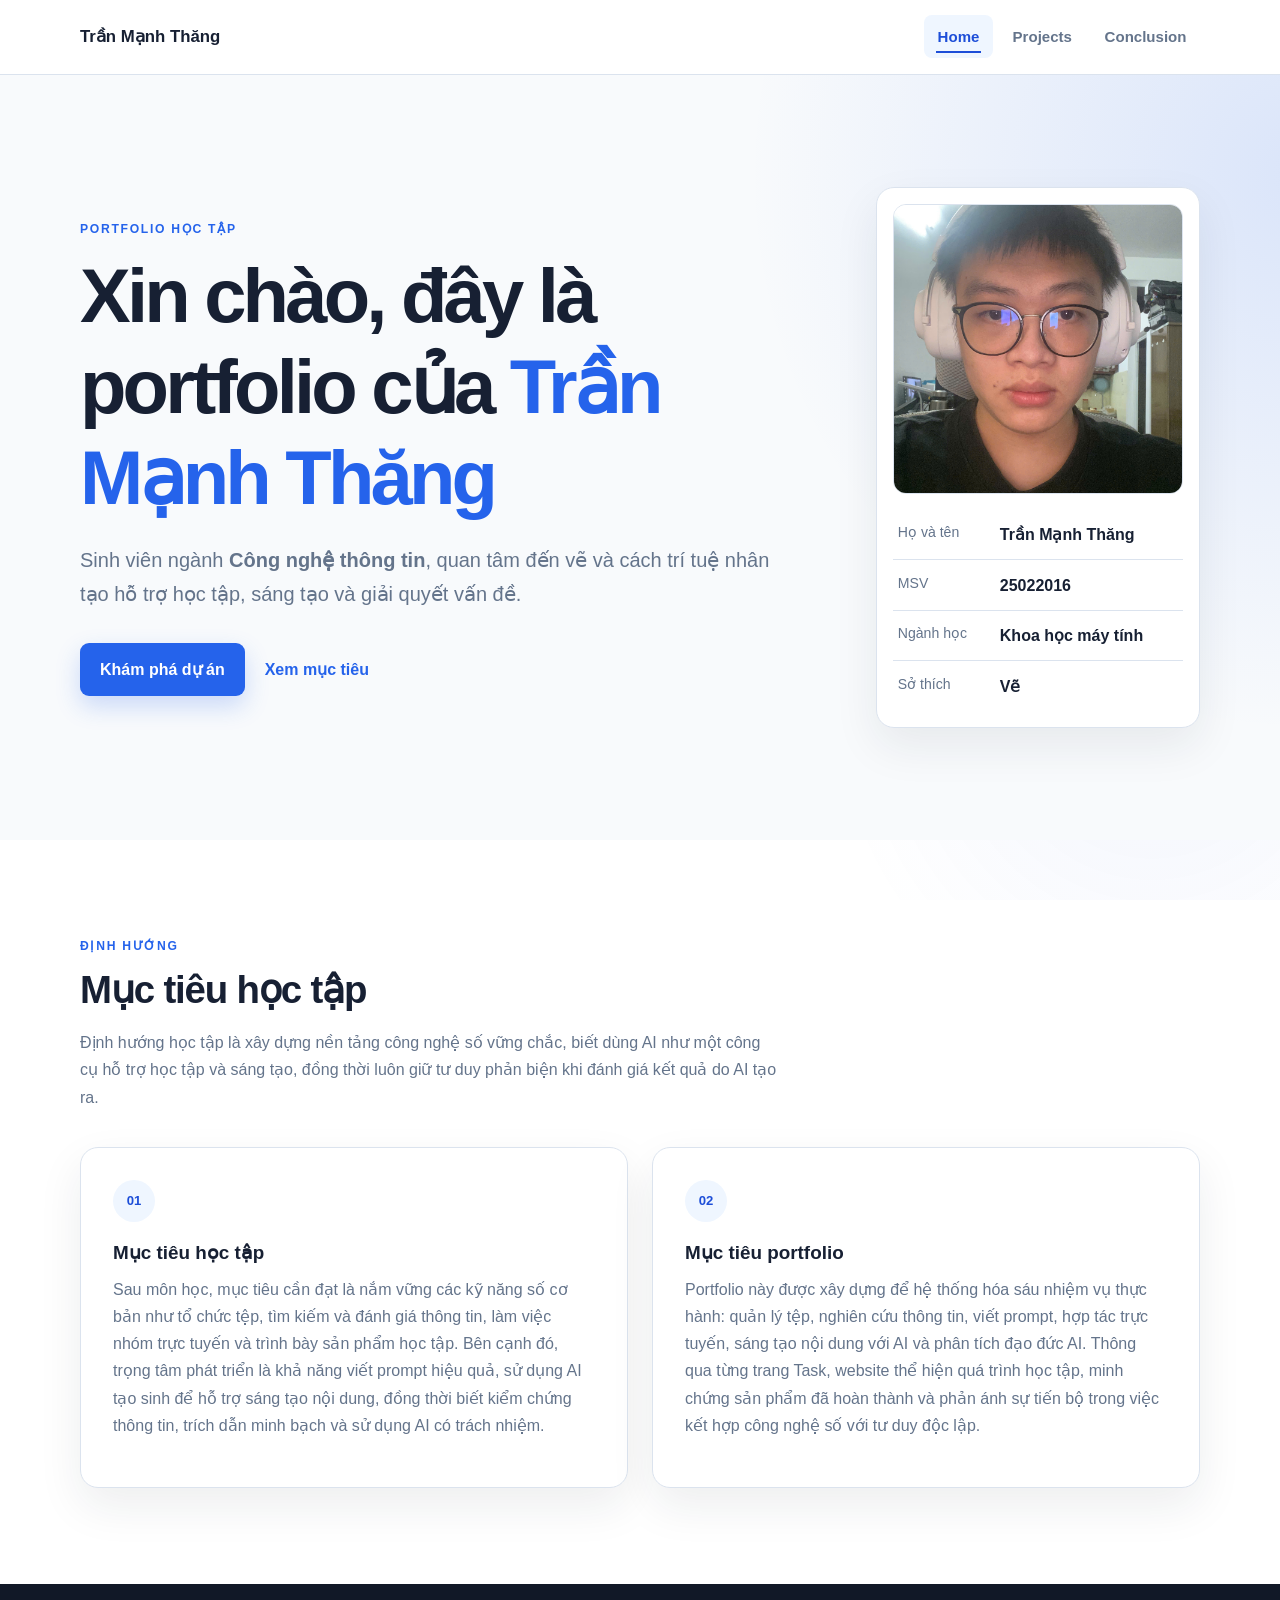
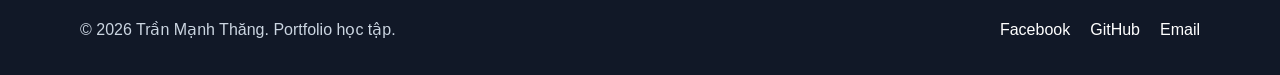
<file: index.html>
<!DOCTYPE html>
<html lang="vi">
<head>
    <meta charset="UTF-8">
    <meta name="viewport" content="width=device-width, initial-scale=1.0">
    <meta name="description" content="Portfolio môn Nhập môn Công nghệ số và Ứng dụng Trí tuệ nhân tạo.">
    <title>Giới thiệu | Portfolio cá nhân</title>
    <link rel="stylesheet" href="style.css?v=20260608">
    <link rel="stylesheet" href="effects.css?v=20260608h">
    <script src="effects.js?v=20260608h" defer></script>
</head>
<body>
    <!-- Liên kết hỗ trợ người dùng bàn phím bỏ qua menu. -->
    <a class="skip-link" href="#main-content">Đi đến nội dung chính</a>

    <!-- Header và menu được giữ nhất quán trên cả ba trang. -->
    <header class="site-header">
        <div class="container nav-wrapper">
            <a class="brand" href="index.html">Trần Mạnh Thăng</a>
            <nav aria-label="Điều hướng chính">
                <ul class="nav-list">
                    <li><a class="active" href="index.html" aria-current="page">Home</a></li>
                    <li><a href="portfolio.html">Projects</a></li>
                    <li><a href="conclusion.html">Conclusion</a></li>
                </ul>
            </nav>
        </div>
    </header>

    <main id="main-content">
        <!-- Khu vực mở đầu: thay nội dung trong ngoặc vuông bằng thông tin cá nhân. -->
        <section class="hero">
            <div class="container hero-grid">
                <div>
                    <p class="eyebrow">Portfolio học tập</p>
                    <h1>Xin chào, đây là portfolio của <span>Trần Mạnh Thăng</span></h1>
                    <p class="lead">
                        Sinh viên ngành <strong>Công nghệ thông tin</strong>, quan tâm đến
                        vẽ và cách trí tuệ nhân tạo hỗ trợ học tập,
                        sáng tạo và giải quyết vấn đề.
                    </p>
                    <div class="button-group">
                        <a class="button" href="portfolio.html">Khám phá dự án</a>
                        <a class="text-link" href="#goals">Xem mục tiêu</a>
                    </div>
                </div>

                <aside class="profile-card" aria-label="Thông tin nhanh">
                    <img class="profile-photo" src="assets/images/me.png" alt="Ảnh cá nhân của Trần Mạnh Thăng">
                    <dl class="profile-details">
                        <div>
                            <dt>Họ và tên</dt>
                            <dd>Trần Mạnh Thăng</dd>
                        </div>
                        <div>
                            <dt>MSV</dt>
                            <dd>25022016</dd>
                        </div>
                        <div>
                            <dt>Ngành học</dt>
                            <dd>Khoa học máy tính</dd>
                        </div>
                        <div>
                            <dt>Sở thích</dt>
                            <dd>Vẽ</dd>
                        </div>
                    </dl>
                </aside>
            </div>
        </section>

        <!-- Hai thẻ mục tiêu giúp nội dung ngắn gọn và dễ chấm theo rubric. -->
        <section id="goals" class="section">
            <div class="container">
                <div class="section-heading">
                    <p class="eyebrow">Định hướng</p>
                    <h2>Mục tiêu học tập</h2>
                    <p>
                        Định hướng học tập là xây dựng nền tảng công nghệ số vững chắc, biết
                        dùng AI như một công cụ hỗ trợ học tập và sáng tạo, đồng thời luôn giữ
                        tư duy phản biện khi đánh giá kết quả do AI tạo ra.
                    </p>
                </div>

                <div class="card-grid two-columns">
                    <article class="card">
                        <span class="card-number">01</span>
                        <h3>Mục tiêu học tập</h3>
                        <p>
                            Sau môn học, mục tiêu cần đạt là nắm vững các kỹ năng số cơ bản như
                            tổ chức tệp, tìm kiếm và đánh giá thông tin, làm việc nhóm trực tuyến
                            và trình bày sản phẩm học tập. Bên cạnh đó, trọng tâm phát triển là
                            khả năng viết prompt hiệu quả, sử dụng AI tạo sinh để hỗ trợ sáng tạo
                            nội dung, đồng thời biết kiểm chứng thông tin, trích dẫn minh bạch và
                            sử dụng AI có trách nhiệm.
                        </p>
                    </article>

                    <article class="card">
                        <span class="card-number">02</span>
                        <h3>Mục tiêu portfolio</h3>
                        <p>
                            Portfolio này được xây dựng để hệ thống hóa sáu nhiệm vụ thực hành:
                            quản lý tệp, nghiên cứu thông tin, viết prompt, hợp tác trực tuyến,
                            sáng tạo nội dung với AI và phân tích đạo đức AI. Thông qua từng trang
                            Task, website thể hiện quá trình học tập, minh chứng sản phẩm đã hoàn
                            thành và phản ánh sự tiến bộ trong việc kết hợp công nghệ số với tư duy
                            độc lập.
                        </p>
                    </article>
                </div>
            </div>
        </section>
    </main>

    <!-- Cập nhật năm, email và đường dẫn mạng xã hội trước khi nộp bài. -->
    <footer class="site-footer">
        <div class="container footer-wrapper">
            <p>&copy; 2026 Trần Mạnh Thăng. Portfolio học tập.</p>
            <ul class="social-links" aria-label="Hồ sơ mạng xã hội">
                <li><a href="https://www.facebook.com/thang.tranmanh.7528" target="_blank" rel="noopener noreferrer">Facebook</a></li>
                <li><a href="https://github.com/HenryMarcos" target="_blank" rel="noopener noreferrer">GitHub</a></li>
                <li><a href="mailto:25022016@vnu.edu.vn">Email</a></li>
            </ul>
        </div>
    </footer>
</body>
</html>
</file>
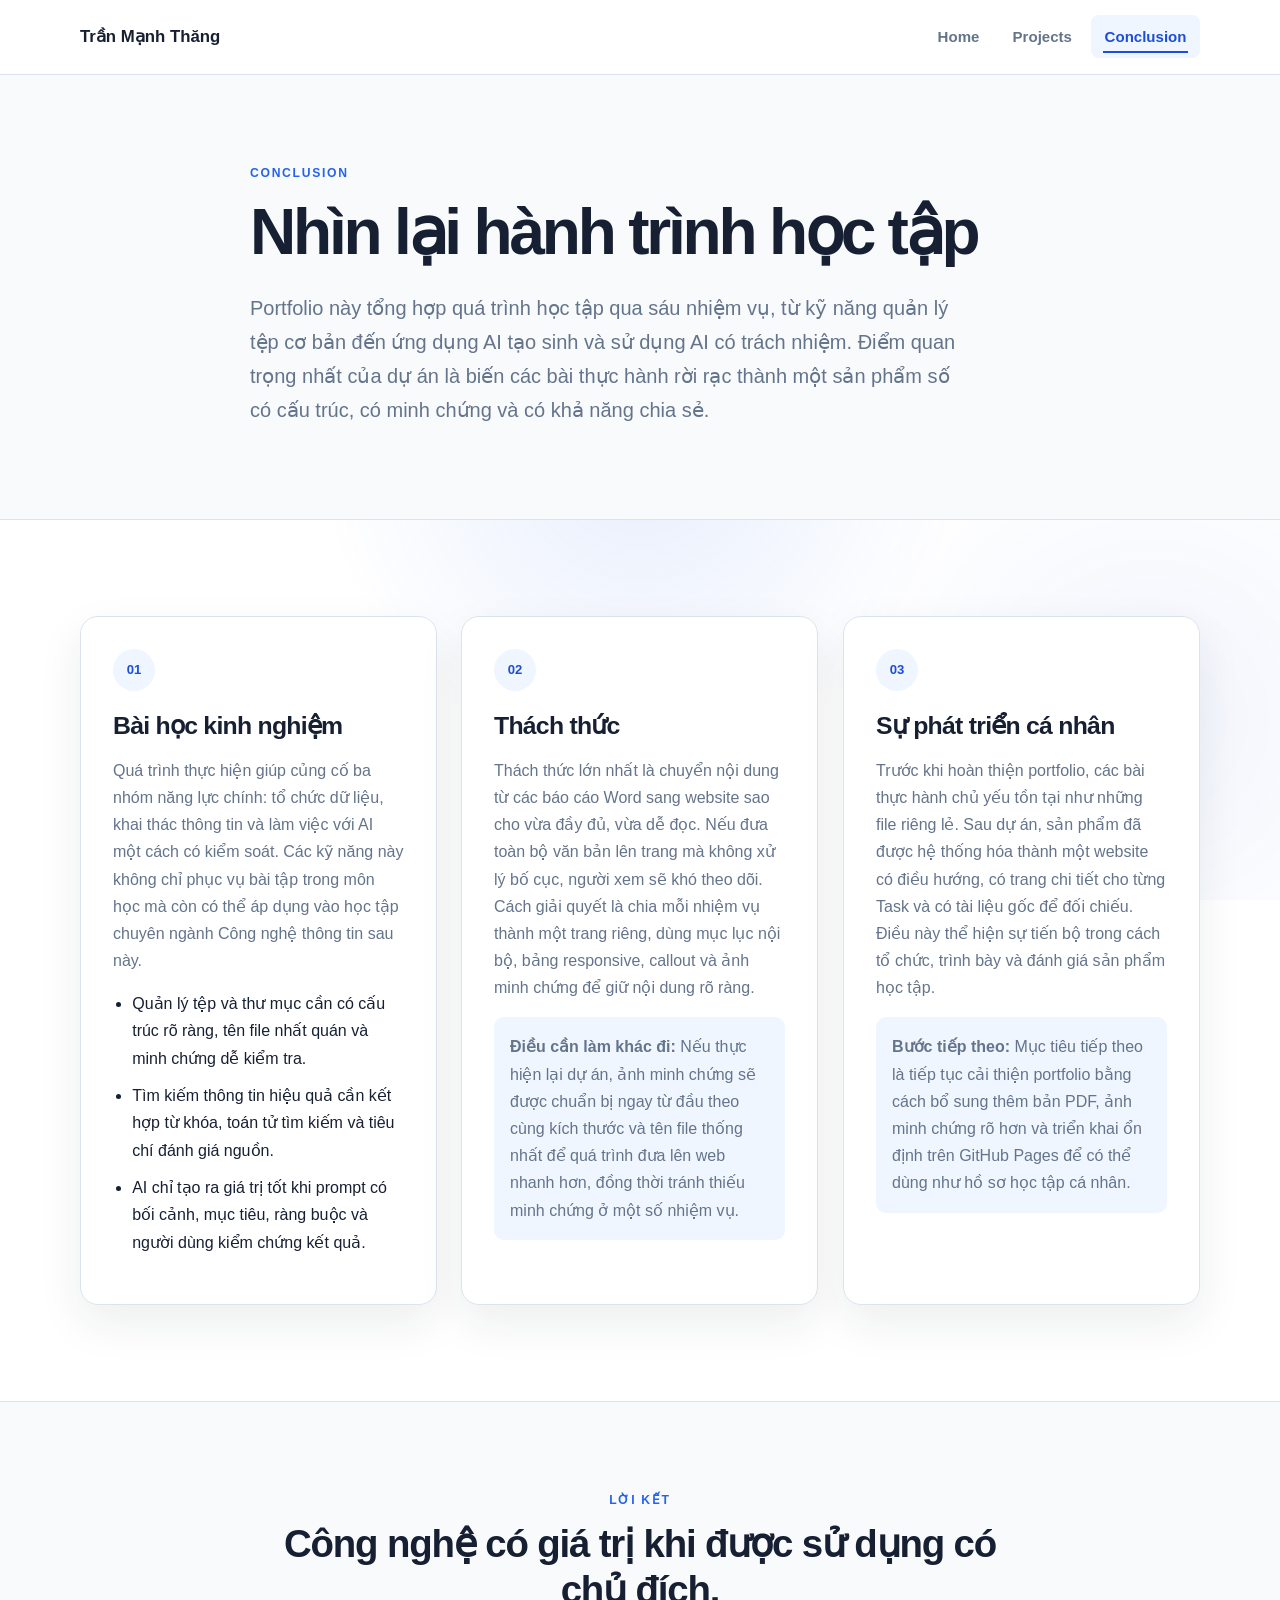
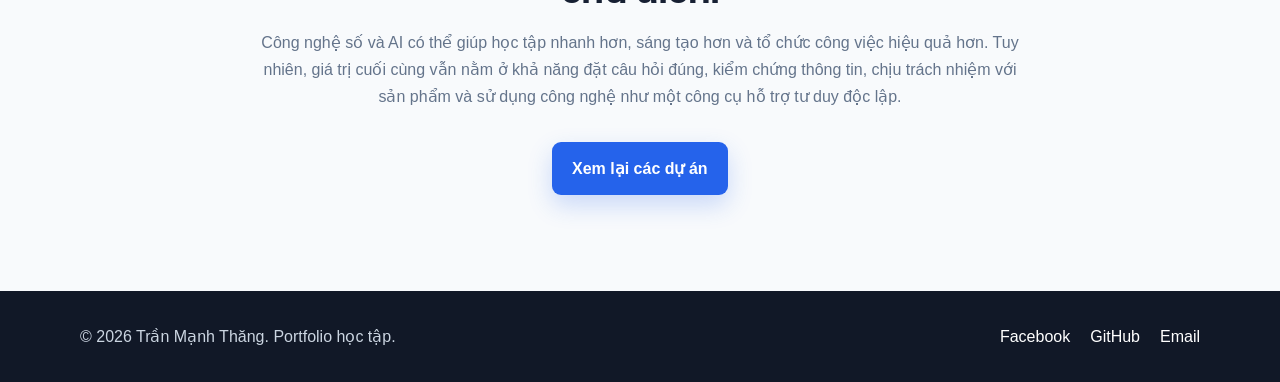
<file: conclusion.html>
<!DOCTYPE html>
<html lang="vi">
<head>
    <meta charset="UTF-8">
    <meta name="viewport" content="width=device-width, initial-scale=1.0">
    <meta name="description" content="Tổng kết hành trình học tập về công nghệ số và trí tuệ nhân tạo.">
    <title>Tổng kết | Portfolio cá nhân</title>
    <link rel="stylesheet" href="style.css?v=20260608">
    <link rel="stylesheet" href="effects.css?v=20260608h">
    <script src="effects.js?v=20260608h" defer></script>
</head>
<body>
    <a class="skip-link" href="#main-content">Đi đến nội dung chính</a>

    <header class="site-header">
        <div class="container nav-wrapper">
            <a class="brand" href="index.html">Trần Mạnh Thăng</a>
            <nav aria-label="Điều hướng chính">
                <ul class="nav-list">
                    <li><a href="index.html">Home</a></li>
                    <li><a href="portfolio.html">Projects</a></li>
                    <li><a class="active" href="conclusion.html" aria-current="page">Conclusion</a></li>
                </ul>
            </nav>
        </div>
    </header>

    <main id="main-content">
        <section class="page-banner">
            <div class="container narrow">
                <p class="eyebrow">Conclusion</p>
                <h1>Nhìn lại hành trình học tập</h1>
                <p class="lead">
                    Portfolio này tổng hợp quá trình học tập qua sáu nhiệm vụ, từ kỹ năng
                    quản lý tệp cơ bản đến ứng dụng AI tạo sinh và sử dụng AI có trách nhiệm.
                    Điểm quan trọng nhất của dự án là biến các bài thực hành rời rạc thành
                    một sản phẩm số có cấu trúc, có minh chứng và có khả năng chia sẻ.
                </p>
            </div>
        </section>

        <!-- Ba phần phản tư chính được tách riêng để người chấm dễ theo dõi. -->
        <section class="section">
            <div class="container reflection-grid">
                <article class="reflection-card">
                    <span class="card-number">01</span>
                    <h2>Bài học kinh nghiệm</h2>
                    <p>
                        Quá trình thực hiện giúp củng cố ba nhóm năng lực chính: tổ chức dữ
                        liệu, khai thác thông tin và làm việc với AI một cách có kiểm soát.
                        Các kỹ năng này không chỉ phục vụ bài tập trong môn học mà còn có thể
                        áp dụng vào học tập chuyên ngành Công nghệ thông tin sau này.
                    </p>
                    <ul>
                        <li>Quản lý tệp và thư mục cần có cấu trúc rõ ràng, tên file nhất quán và minh chứng dễ kiểm tra.</li>
                        <li>Tìm kiếm thông tin hiệu quả cần kết hợp từ khóa, toán tử tìm kiếm và tiêu chí đánh giá nguồn.</li>
                        <li>AI chỉ tạo ra giá trị tốt khi prompt có bối cảnh, mục tiêu, ràng buộc và người dùng kiểm chứng kết quả.</li>
                    </ul>
                </article>

                <article class="reflection-card">
                    <span class="card-number">02</span>
                    <h2>Thách thức</h2>
                    <p>
                        Thách thức lớn nhất là chuyển nội dung từ các báo cáo Word sang website
                        sao cho vừa đầy đủ, vừa dễ đọc. Nếu đưa toàn bộ văn bản lên trang mà
                        không xử lý bố cục, người xem sẽ khó theo dõi. Cách giải quyết là chia
                        mỗi nhiệm vụ thành một trang riêng, dùng mục lục nội bộ, bảng responsive,
                        callout và ảnh minh chứng để giữ nội dung rõ ràng.
                    </p>
                    <p class="highlight-note">
                        <strong>Điều cần làm khác đi:</strong>
                        Nếu thực hiện lại dự án, ảnh minh chứng sẽ được chuẩn bị ngay từ đầu
                        theo cùng kích thước và tên file thống nhất để quá trình đưa lên web
                        nhanh hơn, đồng thời tránh thiếu minh chứng ở một số nhiệm vụ.
                    </p>
                </article>

                <article class="reflection-card">
                    <span class="card-number">03</span>
                    <h2>Sự phát triển cá nhân</h2>
                    <p>
                        Trước khi hoàn thiện portfolio, các bài thực hành chủ yếu tồn tại như
                        những file riêng lẻ. Sau dự án, sản phẩm đã được hệ thống hóa thành
                        một website có điều hướng, có trang chi tiết cho từng Task và có tài
                        liệu gốc để đối chiếu. Điều này thể hiện sự tiến bộ trong cách tổ chức,
                        trình bày và đánh giá sản phẩm học tập.
                    </p>
                    <p class="highlight-note">
                        <strong>Bước tiếp theo:</strong>
                        Mục tiêu tiếp theo là tiếp tục cải thiện portfolio bằng cách bổ sung
                        thêm bản PDF, ảnh minh chứng rõ hơn và triển khai ổn định trên GitHub
                        Pages để có thể dùng như hồ sơ học tập cá nhân.
                    </p>
                </article>
            </div>
        </section>

        <section class="closing-section">
            <div class="container narrow">
                <p class="eyebrow">Lời kết</p>
                <h2>Công nghệ có giá trị khi được sử dụng có chủ đích.</h2>
                <p>
                    Công nghệ số và AI có thể giúp học tập nhanh hơn, sáng tạo hơn và tổ chức
                    công việc hiệu quả hơn. Tuy nhiên, giá trị cuối cùng vẫn nằm ở khả năng
                    đặt câu hỏi đúng, kiểm chứng thông tin, chịu trách nhiệm với sản phẩm và
                    sử dụng công nghệ như một công cụ hỗ trợ tư duy độc lập.
                </p>
                <a class="button" href="portfolio.html">Xem lại các dự án</a>
            </div>
        </section>
    </main>

    <footer class="site-footer">
        <div class="container footer-wrapper">
            <p>&copy; 2026 Trần Mạnh Thăng. Portfolio học tập.</p>
            <ul class="social-links" aria-label="Hồ sơ mạng xã hội">
                <li><a href="https://www.facebook.com/thang.tranmanh.7528" target="_blank" rel="noopener noreferrer">Facebook</a></li>
                <li><a href="https://github.com/HenryMarcos" target="_blank" rel="noopener noreferrer">GitHub</a></li>
                <li><a href="mailto:25022016@vnu.edu.vn">Email</a></li>
            </ul>
        </div>
    </footer>
</body>
</html>
</file>
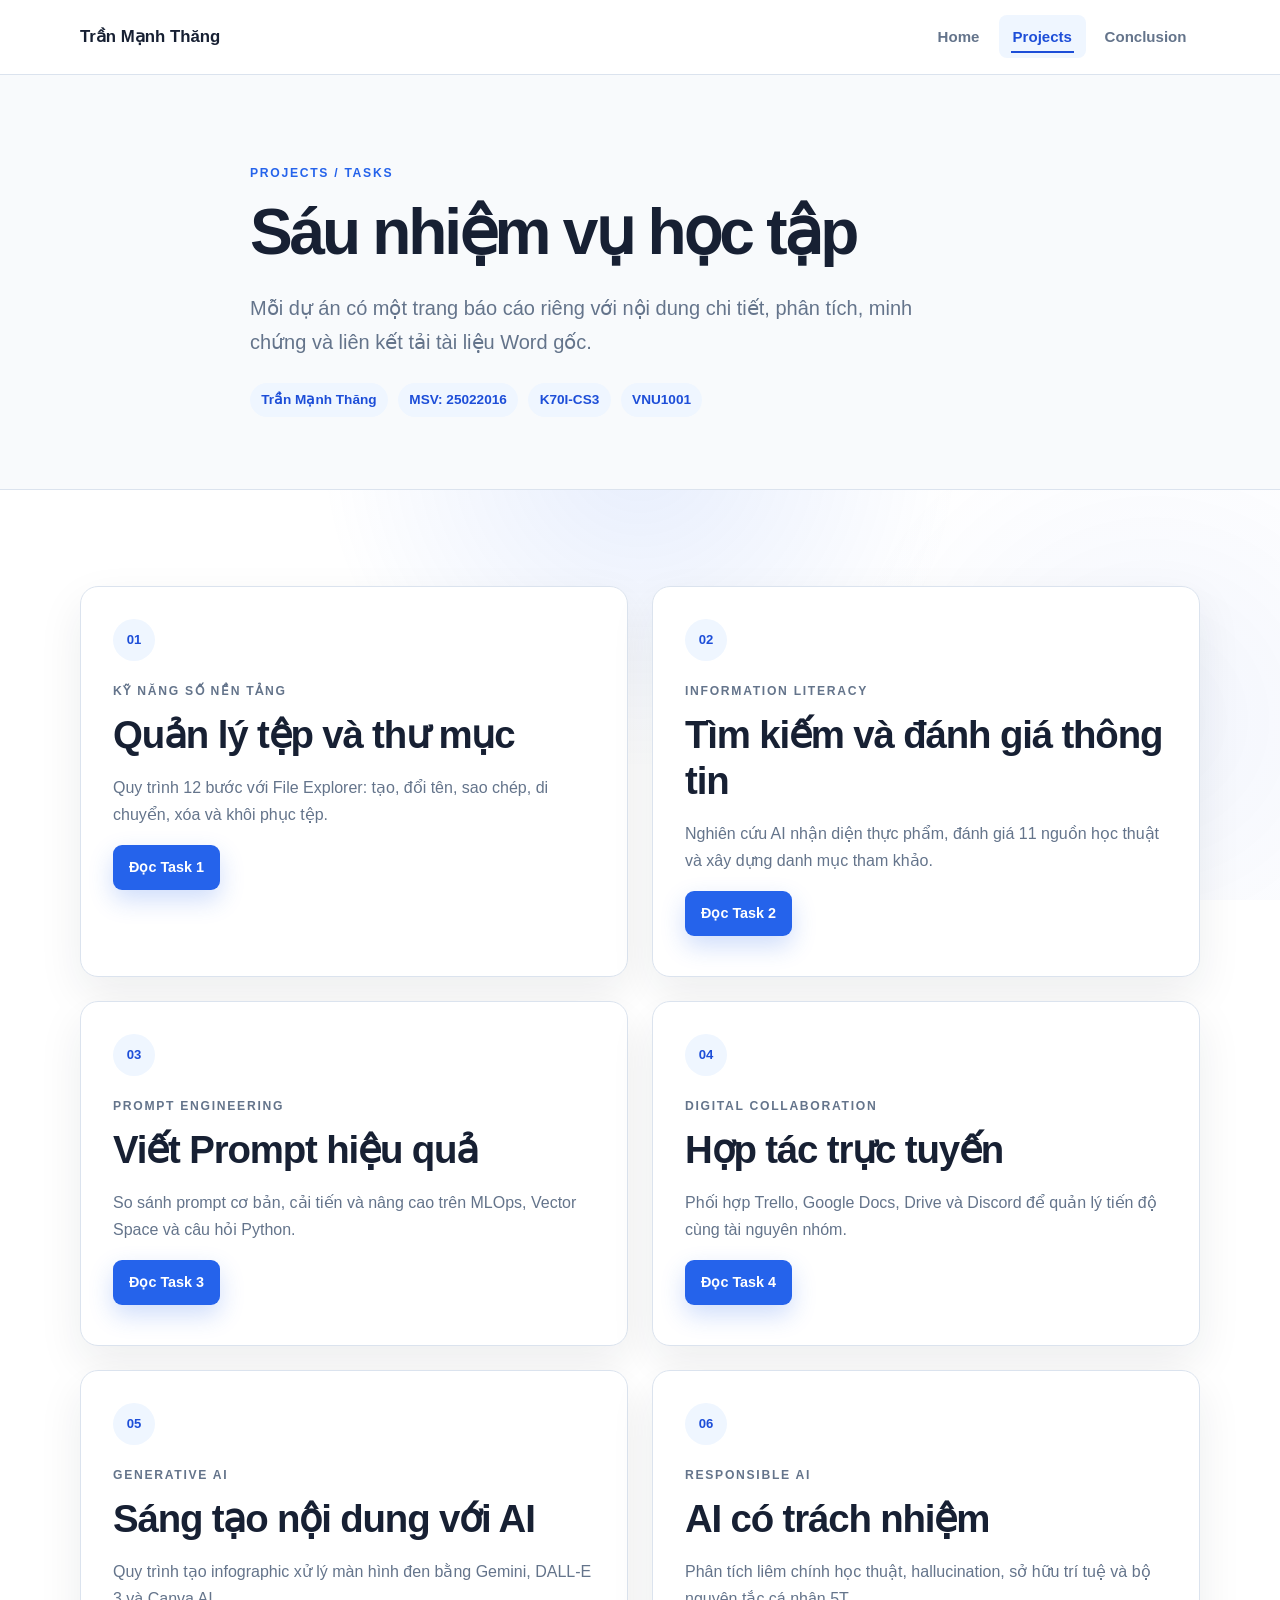
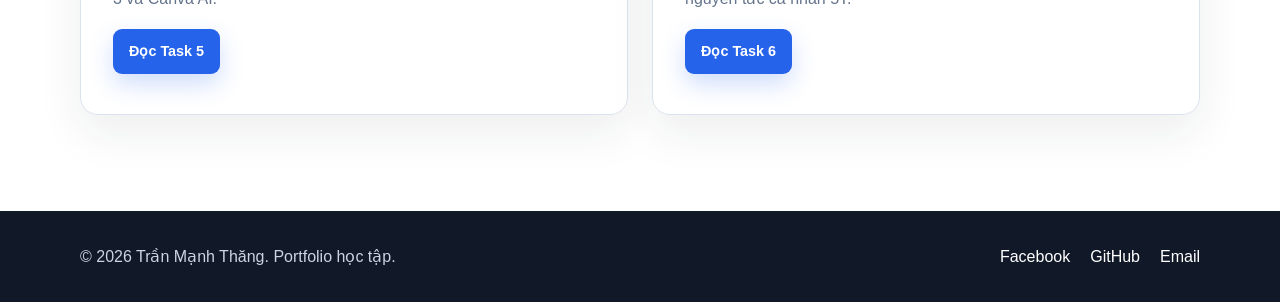
<file: portfolio.html>
<!DOCTYPE html>
<html lang="vi">
<head>
    <meta charset="UTF-8">
    <meta name="viewport" content="width=device-width, initial-scale=1.0">
    <meta name="description" content="Tổng quan sáu dự án trong portfolio môn Công nghệ số và Ứng dụng AI.">
    <title>Dự án | Portfolio Trần Mạnh Thăng</title>
    <link rel="stylesheet" href="style.css?v=20260608">
    <link rel="stylesheet" href="effects.css?v=20260608h">
    <script src="effects.js?v=20260608h" defer></script>
</head>
<body>
    <a class="skip-link" href="#main-content">Đi đến nội dung chính</a>
    <header class="site-header">
        <div class="container nav-wrapper">
            <a class="brand" href="index.html">Trần Mạnh Thăng</a>
            <nav aria-label="Điều hướng chính">
                <ul class="nav-list">
                    <li><a href="index.html">Home</a></li>
                    <li><a class="active" href="portfolio.html" aria-current="page">Projects</a></li>
                    <li><a href="conclusion.html">Conclusion</a></li>
                </ul>
            </nav>
        </div>
    </header>

    <main id="main-content">
        <section class="page-banner">
            <div class="container narrow">
                <p class="eyebrow">Projects / Tasks</p>
                <h1>Sáu nhiệm vụ học tập</h1>
                <p class="lead">Mỗi dự án có một trang báo cáo riêng với nội dung chi tiết, phân tích, minh chứng và liên kết tải tài liệu Word gốc.</p>
                <div class="student-meta">
                    <span>Trần Mạnh Thăng</span><span>MSV: 25022016</span>
                    <span>K70I-CS3</span><span>VNU1001</span>
                </div>
            </div>
        </section>

        <section class="section">
            <div class="container">
                <div class="card-grid two-columns">
                    <article class="card">
                        <span class="card-number">01</span>
                        <p class="eyebrow">Kỹ năng số nền tảng</p>
                        <h2>Quản lý tệp và thư mục</h2>
                        <p>Quy trình 12 bước với File Explorer: tạo, đổi tên, sao chép, di chuyển, xóa và khôi phục tệp.</p>
                        <a class="button button-small" href="task-1.html">Đọc Task 1</a>
                    </article>
                    <article class="card">
                        <span class="card-number">02</span>
                        <p class="eyebrow">Information literacy</p>
                        <h2>Tìm kiếm và đánh giá thông tin</h2>
                        <p>Nghiên cứu AI nhận diện thực phẩm, đánh giá 11 nguồn học thuật và xây dựng danh mục tham khảo.</p>
                        <a class="button button-small" href="task-2.html">Đọc Task 2</a>
                    </article>
                    <article class="card">
                        <span class="card-number">03</span>
                        <p class="eyebrow">Prompt Engineering</p>
                        <h2>Viết Prompt hiệu quả</h2>
                        <p>So sánh prompt cơ bản, cải tiến và nâng cao trên MLOps, Vector Space và câu hỏi Python.</p>
                        <a class="button button-small" href="task-3.html">Đọc Task 3</a>
                    </article>
                    <article class="card">
                        <span class="card-number">04</span>
                        <p class="eyebrow">Digital collaboration</p>
                        <h2>Hợp tác trực tuyến</h2>
                        <p>Phối hợp Trello, Google Docs, Drive và Discord để quản lý tiến độ cùng tài nguyên nhóm.</p>
                        <a class="button button-small" href="task-4.html">Đọc Task 4</a>
                    </article>
                    <article class="card">
                        <span class="card-number">05</span>
                        <p class="eyebrow">Generative AI</p>
                        <h2>Sáng tạo nội dung với AI</h2>
                        <p>Quy trình tạo infographic xử lý màn hình đen bằng Gemini, DALL-E 3 và Canva AI.</p>
                        <a class="button button-small" href="task-5.html">Đọc Task 5</a>
                    </article>
                    <article class="card">
                        <span class="card-number">06</span>
                        <p class="eyebrow">Responsible AI</p>
                        <h2>AI có trách nhiệm</h2>
                        <p>Phân tích liêm chính học thuật, hallucination, sở hữu trí tuệ và bộ nguyên tắc cá nhân 5T.</p>
                        <a class="button button-small" href="task-6.html">Đọc Task 6</a>
                    </article>
                </div>
            </div>
        </section>
    </main>

    <footer class="site-footer">
        <div class="container footer-wrapper">
            <p>&copy; 2026 Trần Mạnh Thăng. Portfolio học tập.</p>
            <ul class="social-links" aria-label="Hồ sơ mạng xã hội">
                <li><a href="https://www.facebook.com/thang.tranmanh.7528" target="_blank" rel="noopener noreferrer">Facebook</a></li>
                <li><a href="https://github.com/HenryMarcos" target="_blank" rel="noopener noreferrer">GitHub</a></li>
                <li><a href="mailto:25022016@vnu.edu.vn">Email</a></li>
            </ul>
        </div>
    </footer>
</body>
</html>
</file>
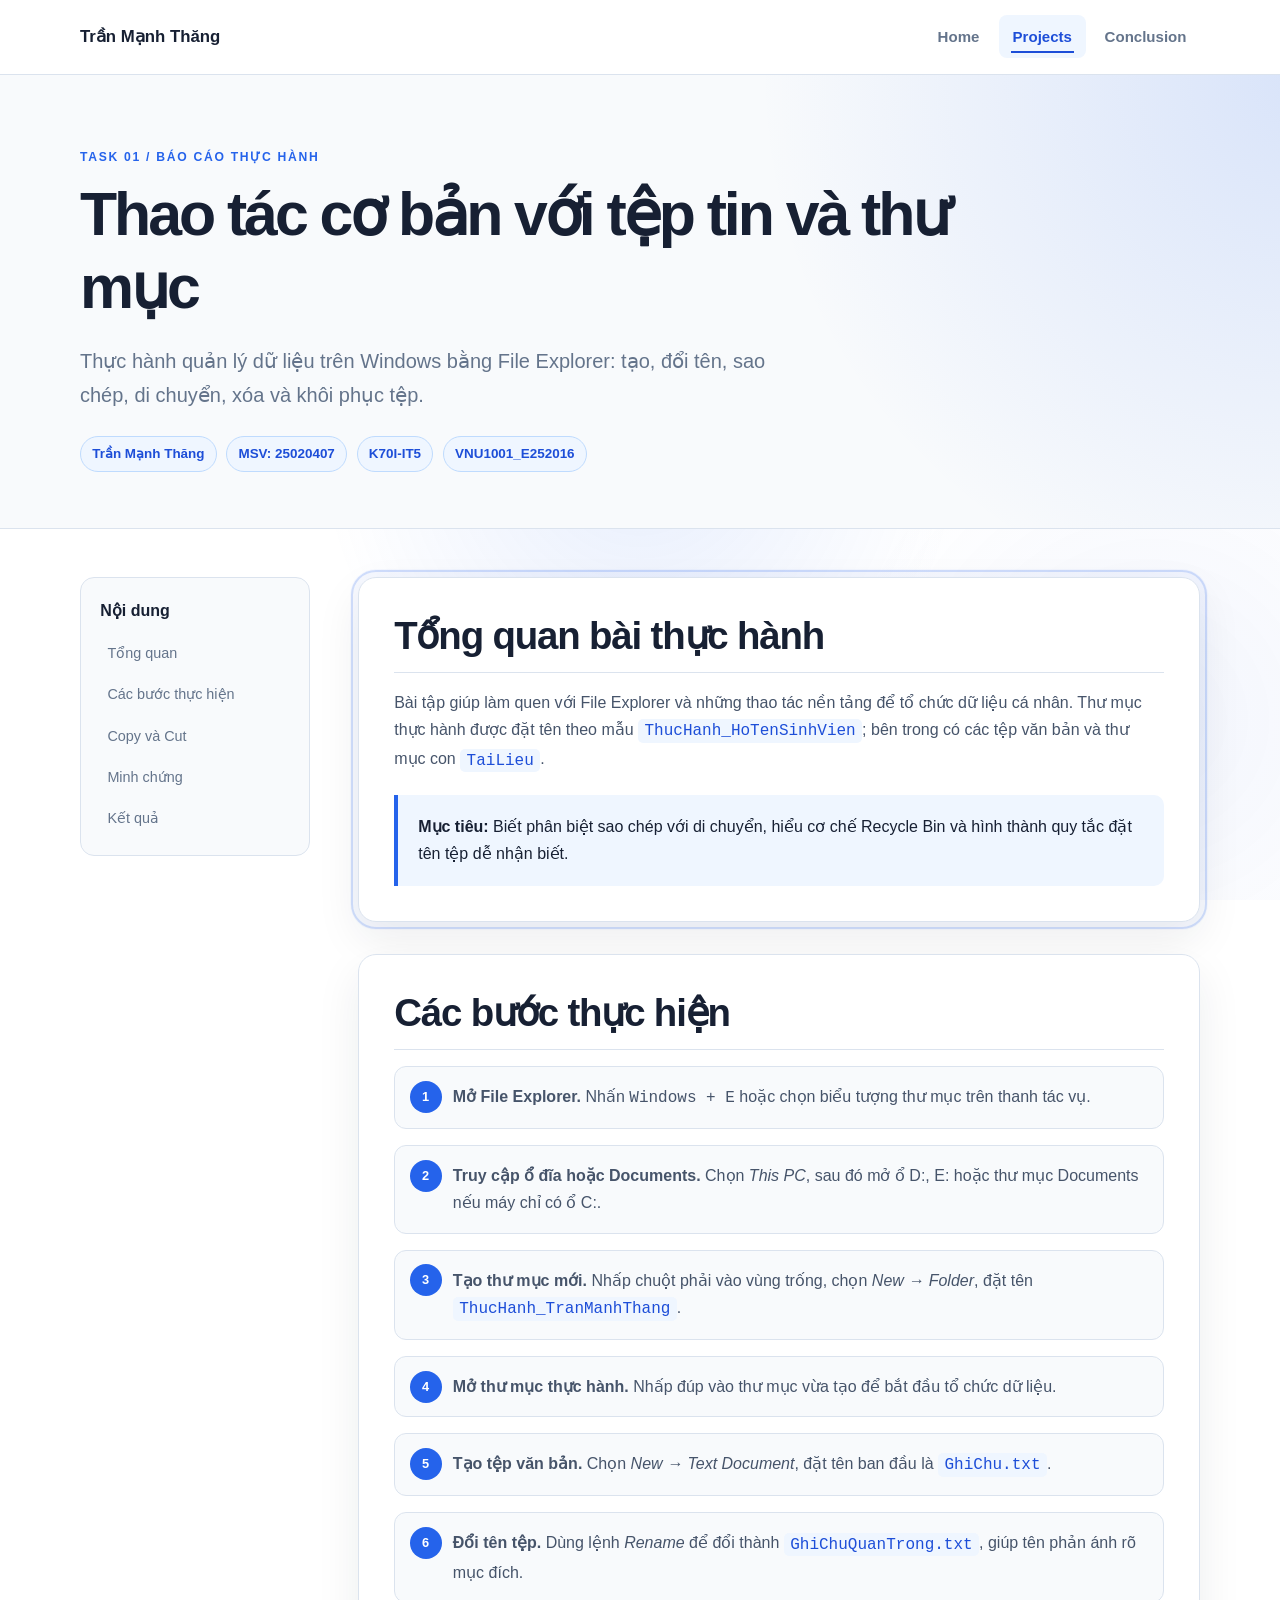
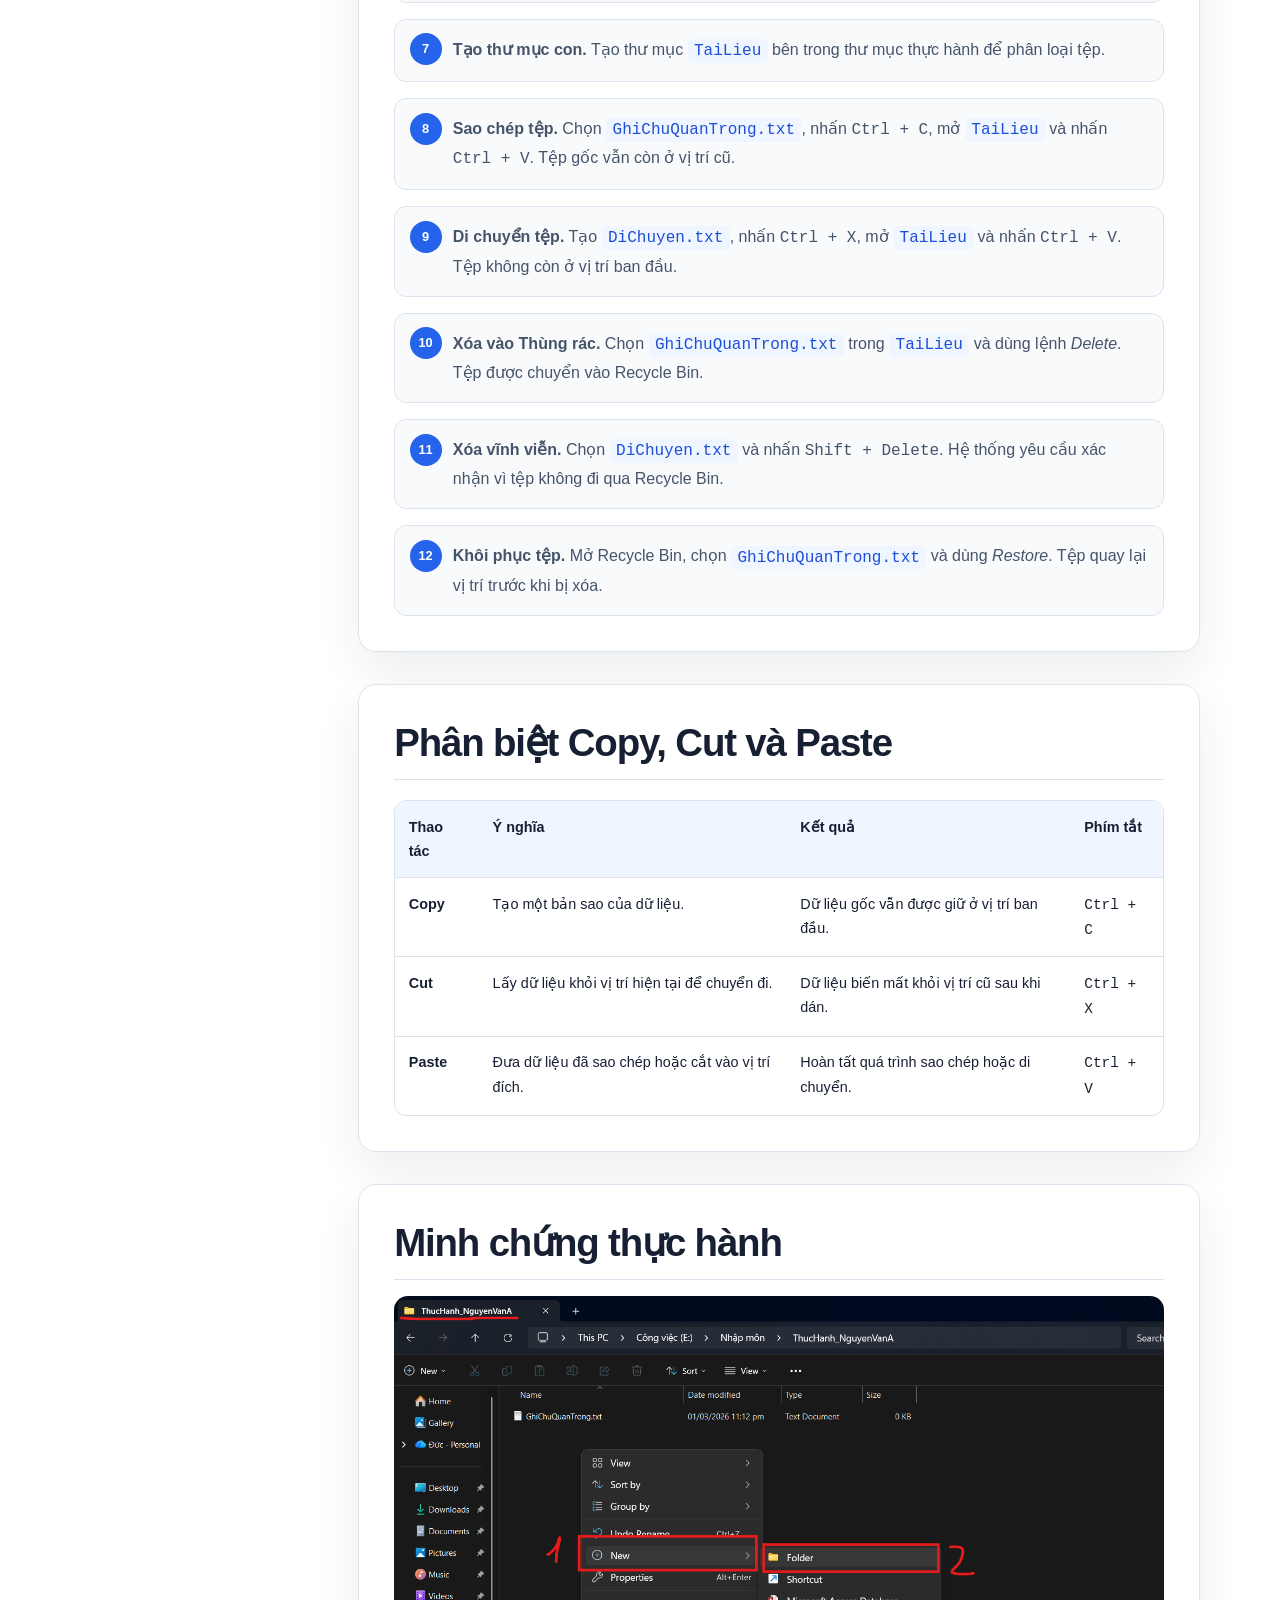
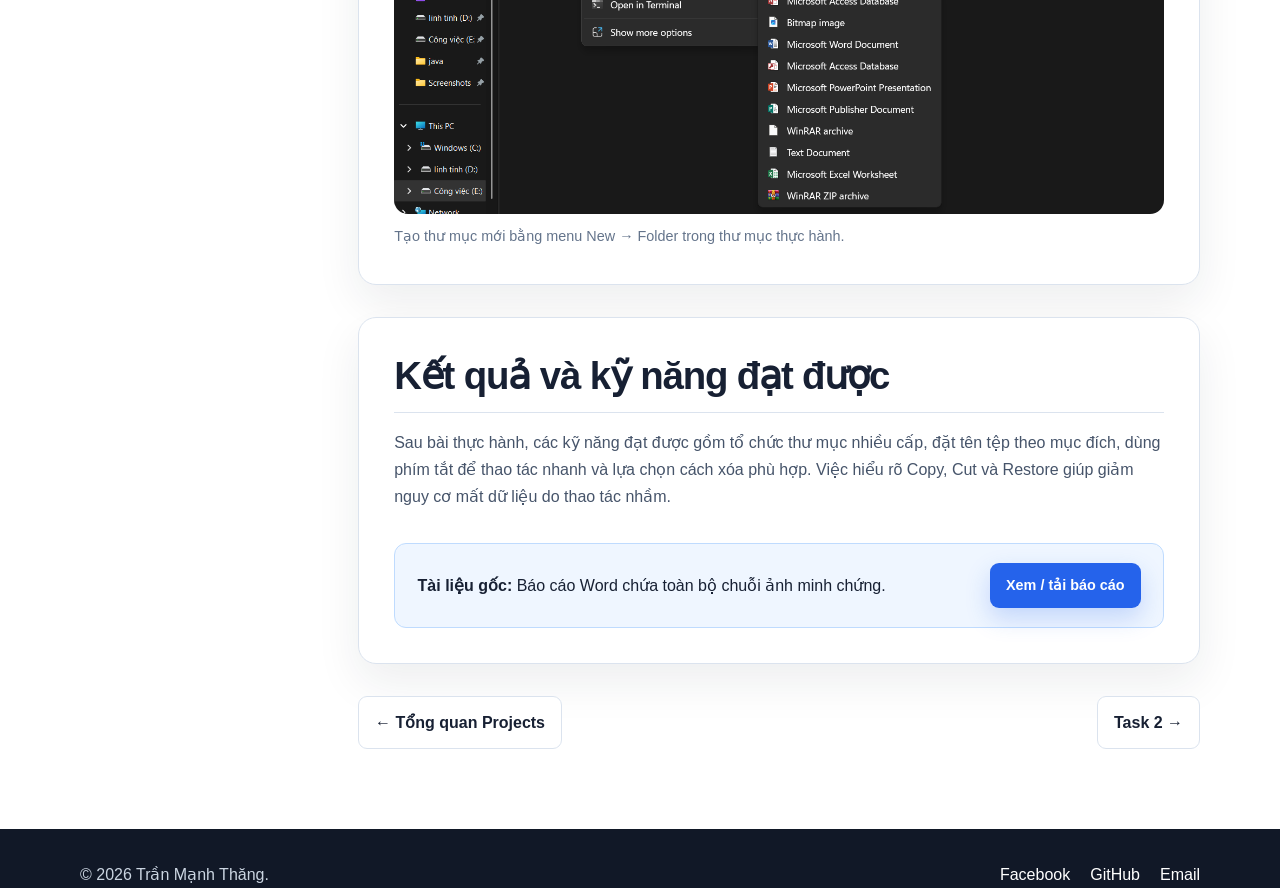
<file: task-1.html>
<!DOCTYPE html>
<html lang="vi">
<head>
    <meta charset="UTF-8">
    <meta name="viewport" content="width=device-width, initial-scale=1.0">
    <meta name="description" content="Task 1 - Thao tác cơ bản với tệp tin và thư mục.">
    <title>Task 1 | Quản lý tệp và thư mục</title>
    <link rel="stylesheet" href="style.css?v=20260608">
    <link rel="stylesheet" href="effects.css?v=20260608h">
    <script src="effects.js?v=20260608h" defer></script>
</head>
<body>
    <a class="skip-link" href="#main-content">Đi đến nội dung chính</a>
    <header class="site-header">
        <div class="container nav-wrapper">
            <a class="brand" href="index.html">Trần Mạnh Thăng</a>
            <nav aria-label="Điều hướng chính">
                <ul class="nav-list">
                    <li><a href="index.html">Home</a></li>
                    <li><a class="active" href="portfolio.html">Projects</a></li>
                    <li><a href="conclusion.html">Conclusion</a></li>
                </ul>
            </nav>
        </div>
    </header>

    <main id="main-content">
        <section class="report-hero">
            <div class="container">
                <p class="eyebrow">Task 01 / Báo cáo thực hành</p>
                <h1>Thao tác cơ bản với tệp tin và thư mục</h1>
                <p class="lead">Thực hành quản lý dữ liệu trên Windows bằng File Explorer: tạo, đổi tên, sao chép, di chuyển, xóa và khôi phục tệp.</p>
                <div class="report-kicker">
                    <span>Trần Mạnh Thăng</span><span>MSV: 25020407</span>
                    <span>K70I-IT5</span><span>VNU1001_E252016</span>
                </div>
            </div>
        </section>

        <div class="container report-layout">
            <aside class="report-toc">
                <strong>Nội dung</strong>
                <ul>
                    <li><a href="#overview">Tổng quan</a></li>
                    <li><a href="#steps">Các bước thực hiện</a></li>
                    <li><a href="#comparison">Copy và Cut</a></li>
                    <li><a href="#evidence">Minh chứng</a></li>
                    <li><a href="#result">Kết quả</a></li>
                </ul>
            </aside>

            <div class="report-body">
                <section id="overview" class="report-section">
                    <h2>Tổng quan bài thực hành</h2>
                    <p>Bài tập giúp làm quen với File Explorer và những thao tác nền tảng để tổ chức dữ liệu cá nhân. Thư mục thực hành được đặt tên theo mẫu <code>ThucHanh_HoTenSinhVien</code>; bên trong có các tệp văn bản và thư mục con <code>TaiLieu</code>.</p>
                    <div class="report-callout">
                        <p><strong>Mục tiêu:</strong> Biết phân biệt sao chép với di chuyển, hiểu cơ chế Recycle Bin và hình thành quy tắc đặt tên tệp dễ nhận biết.</p>
                    </div>
                </section>

                <section id="steps" class="report-section">
                    <h2>Các bước thực hiện</h2>
                    <ol class="step-list">
                        <li><strong>Mở File Explorer.</strong> Nhấn <kbd>Windows + E</kbd> hoặc chọn biểu tượng thư mục trên thanh tác vụ.</li>
                        <li><strong>Truy cập ổ đĩa hoặc Documents.</strong> Chọn <em>This PC</em>, sau đó mở ổ D:, E: hoặc thư mục Documents nếu máy chỉ có ổ C:.</li>
                        <li><strong>Tạo thư mục mới.</strong> Nhấp chuột phải vào vùng trống, chọn <em>New → Folder</em>, đặt tên <code>ThucHanh_TranManhThang</code>.</li>
                        <li><strong>Mở thư mục thực hành.</strong> Nhấp đúp vào thư mục vừa tạo để bắt đầu tổ chức dữ liệu.</li>
                        <li><strong>Tạo tệp văn bản.</strong> Chọn <em>New → Text Document</em>, đặt tên ban đầu là <code>GhiChu.txt</code>.</li>
                        <li><strong>Đổi tên tệp.</strong> Dùng lệnh <em>Rename</em> để đổi thành <code>GhiChuQuanTrong.txt</code>, giúp tên phản ánh rõ mục đích.</li>
                        <li><strong>Tạo thư mục con.</strong> Tạo thư mục <code>TaiLieu</code> bên trong thư mục thực hành để phân loại tệp.</li>
                        <li><strong>Sao chép tệp.</strong> Chọn <code>GhiChuQuanTrong.txt</code>, nhấn <kbd>Ctrl + C</kbd>, mở <code>TaiLieu</code> và nhấn <kbd>Ctrl + V</kbd>. Tệp gốc vẫn còn ở vị trí cũ.</li>
                        <li><strong>Di chuyển tệp.</strong> Tạo <code>DiChuyen.txt</code>, nhấn <kbd>Ctrl + X</kbd>, mở <code>TaiLieu</code> và nhấn <kbd>Ctrl + V</kbd>. Tệp không còn ở vị trí ban đầu.</li>
                        <li><strong>Xóa vào Thùng rác.</strong> Chọn <code>GhiChuQuanTrong.txt</code> trong <code>TaiLieu</code> và dùng lệnh <em>Delete</em>. Tệp được chuyển vào Recycle Bin.</li>
                        <li><strong>Xóa vĩnh viễn.</strong> Chọn <code>DiChuyen.txt</code> và nhấn <kbd>Shift + Delete</kbd>. Hệ thống yêu cầu xác nhận vì tệp không đi qua Recycle Bin.</li>
                        <li><strong>Khôi phục tệp.</strong> Mở Recycle Bin, chọn <code>GhiChuQuanTrong.txt</code> và dùng <em>Restore</em>. Tệp quay lại vị trí trước khi bị xóa.</li>
                    </ol>
                </section>

                <section id="comparison" class="report-section">
                    <h2>Phân biệt Copy, Cut và Paste</h2>
                    <div class="table-scroll">
                        <table class="report-table">
                            <thead><tr><th>Thao tác</th><th>Ý nghĩa</th><th>Kết quả</th><th>Phím tắt</th></tr></thead>
                            <tbody>
                                <tr><td><strong>Copy</strong></td><td>Tạo một bản sao của dữ liệu.</td><td>Dữ liệu gốc vẫn được giữ ở vị trí ban đầu.</td><td><kbd>Ctrl + C</kbd></td></tr>
                                <tr><td><strong>Cut</strong></td><td>Lấy dữ liệu khỏi vị trí hiện tại để chuyển đi.</td><td>Dữ liệu biến mất khỏi vị trí cũ sau khi dán.</td><td><kbd>Ctrl + X</kbd></td></tr>
                                <tr><td><strong>Paste</strong></td><td>Đưa dữ liệu đã sao chép hoặc cắt vào vị trí đích.</td><td>Hoàn tất quá trình sao chép hoặc di chuyển.</td><td><kbd>Ctrl + V</kbd></td></tr>
                            </tbody>
                        </table>
                    </div>
                </section>

                <section id="evidence" class="report-section">
                    <h2>Minh chứng thực hành</h2>
                    <figure>
                        <img src="assets/images/task-1.png" alt="Thao tác tạo thư mục mới trong File Explorer">
                        <figcaption>Tạo thư mục mới bằng menu New → Folder trong thư mục thực hành.</figcaption>
                    </figure>
                </section>

                <section id="result" class="report-section">
                    <h2>Kết quả và kỹ năng đạt được</h2>
                    <p>Sau bài thực hành, các kỹ năng đạt được gồm tổ chức thư mục nhiều cấp, đặt tên tệp theo mục đích, dùng phím tắt để thao tác nhanh và lựa chọn cách xóa phù hợp. Việc hiểu rõ Copy, Cut và Restore giúp giảm nguy cơ mất dữ liệu do thao tác nhầm.</p>
                    <div class="download-panel">
                        <p><strong>Tài liệu gốc:</strong> Báo cáo Word chứa toàn bộ chuỗi ảnh minh chứng.</p>
                        <a class="button button-small" href="assets/documents/task-1.docx">Xem / tải báo cáo</a>
                    </div>
                </section>

                <section id="task-pagination" class="task-pagination" aria-label="Điều hướng giữa các Task">
                    <a href="portfolio.html">← Tổng quan Projects</a>
                    <a href="task-2.html">Task 2 →</a>
                </section>
            </div>
        </div>
    </main>
    <footer class="site-footer"><div class="container footer-wrapper"><p>&copy; 2026 Trần Mạnh Thăng.</p><ul class="social-links"><li><a href="https://www.facebook.com/thang.tranmanh.7528" target="_blank" rel="noopener noreferrer">Facebook</a></li><li><a href="https://github.com/HenryMarcos" target="_blank" rel="noopener noreferrer">GitHub</a></li><li><a href="mailto:25022016@vnu.edu.vn">Email</a></li></ul></div></footer>
</body>
</html>
</file>
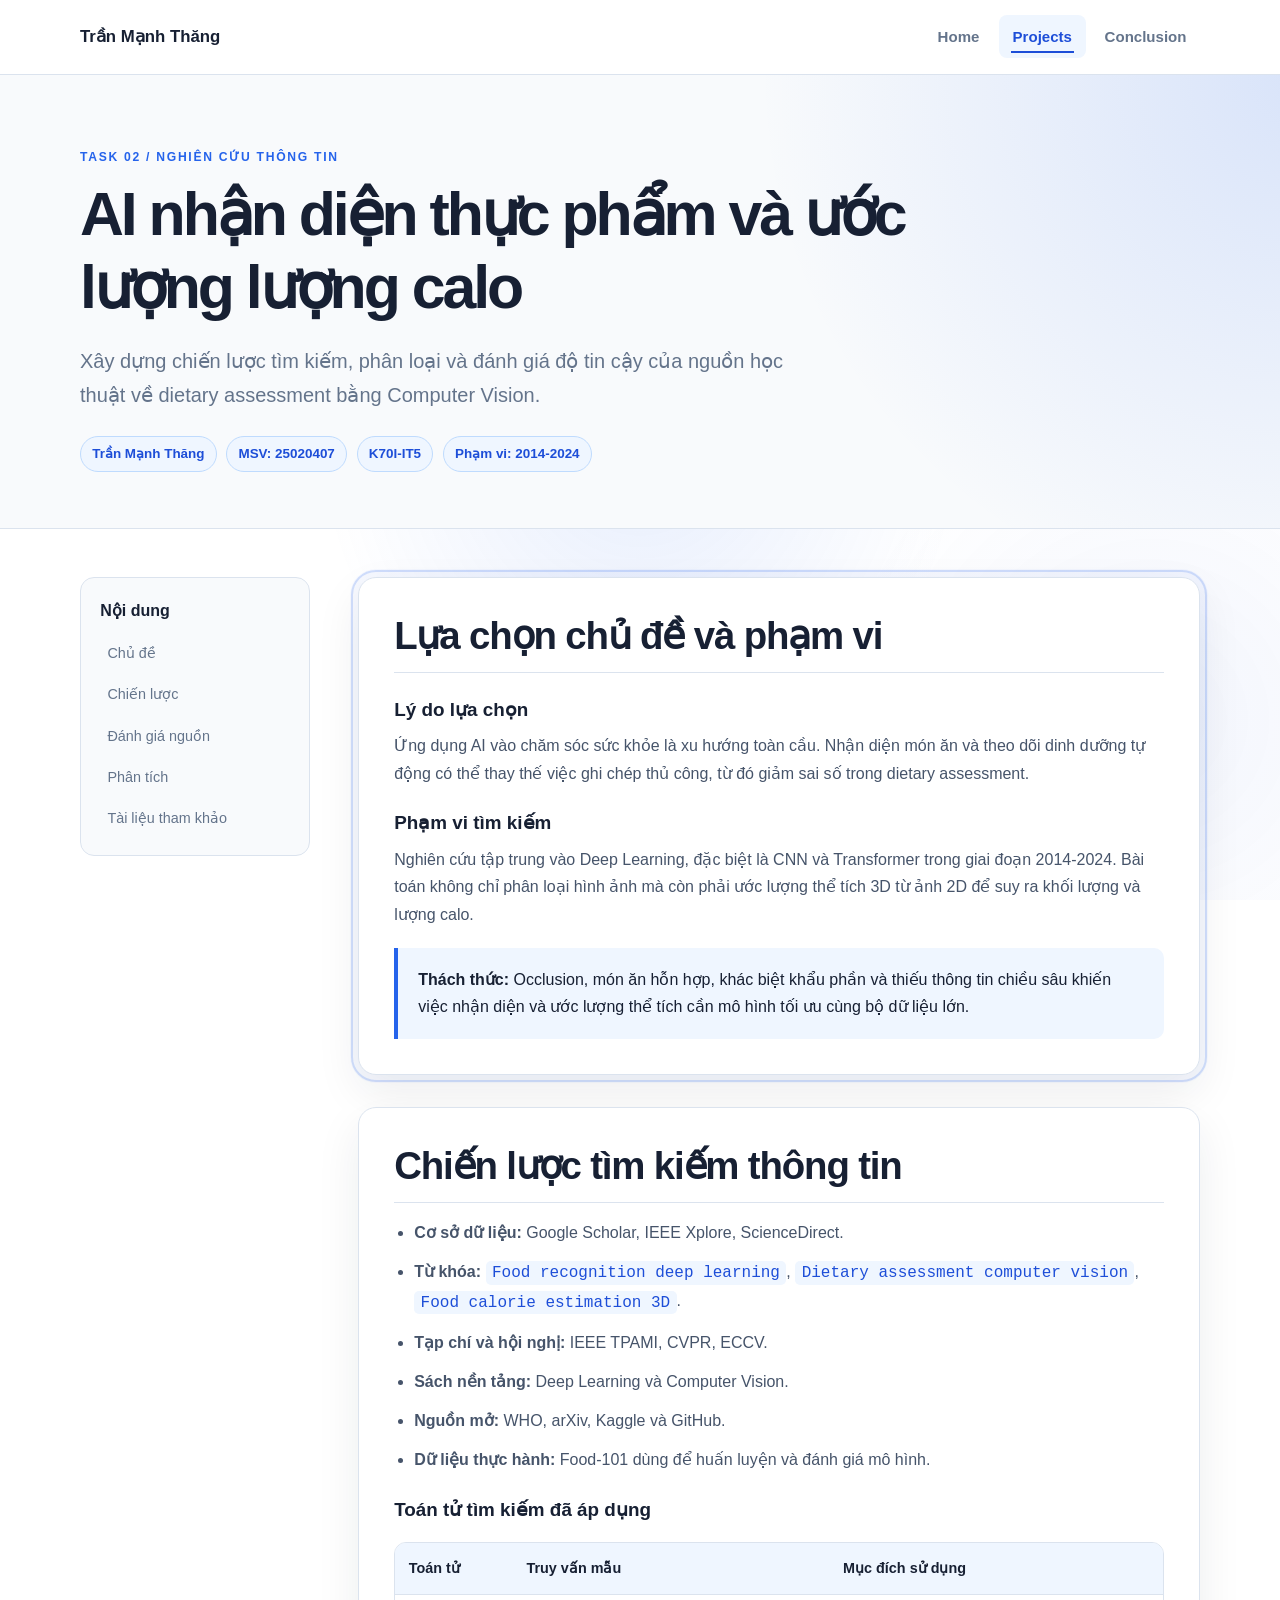
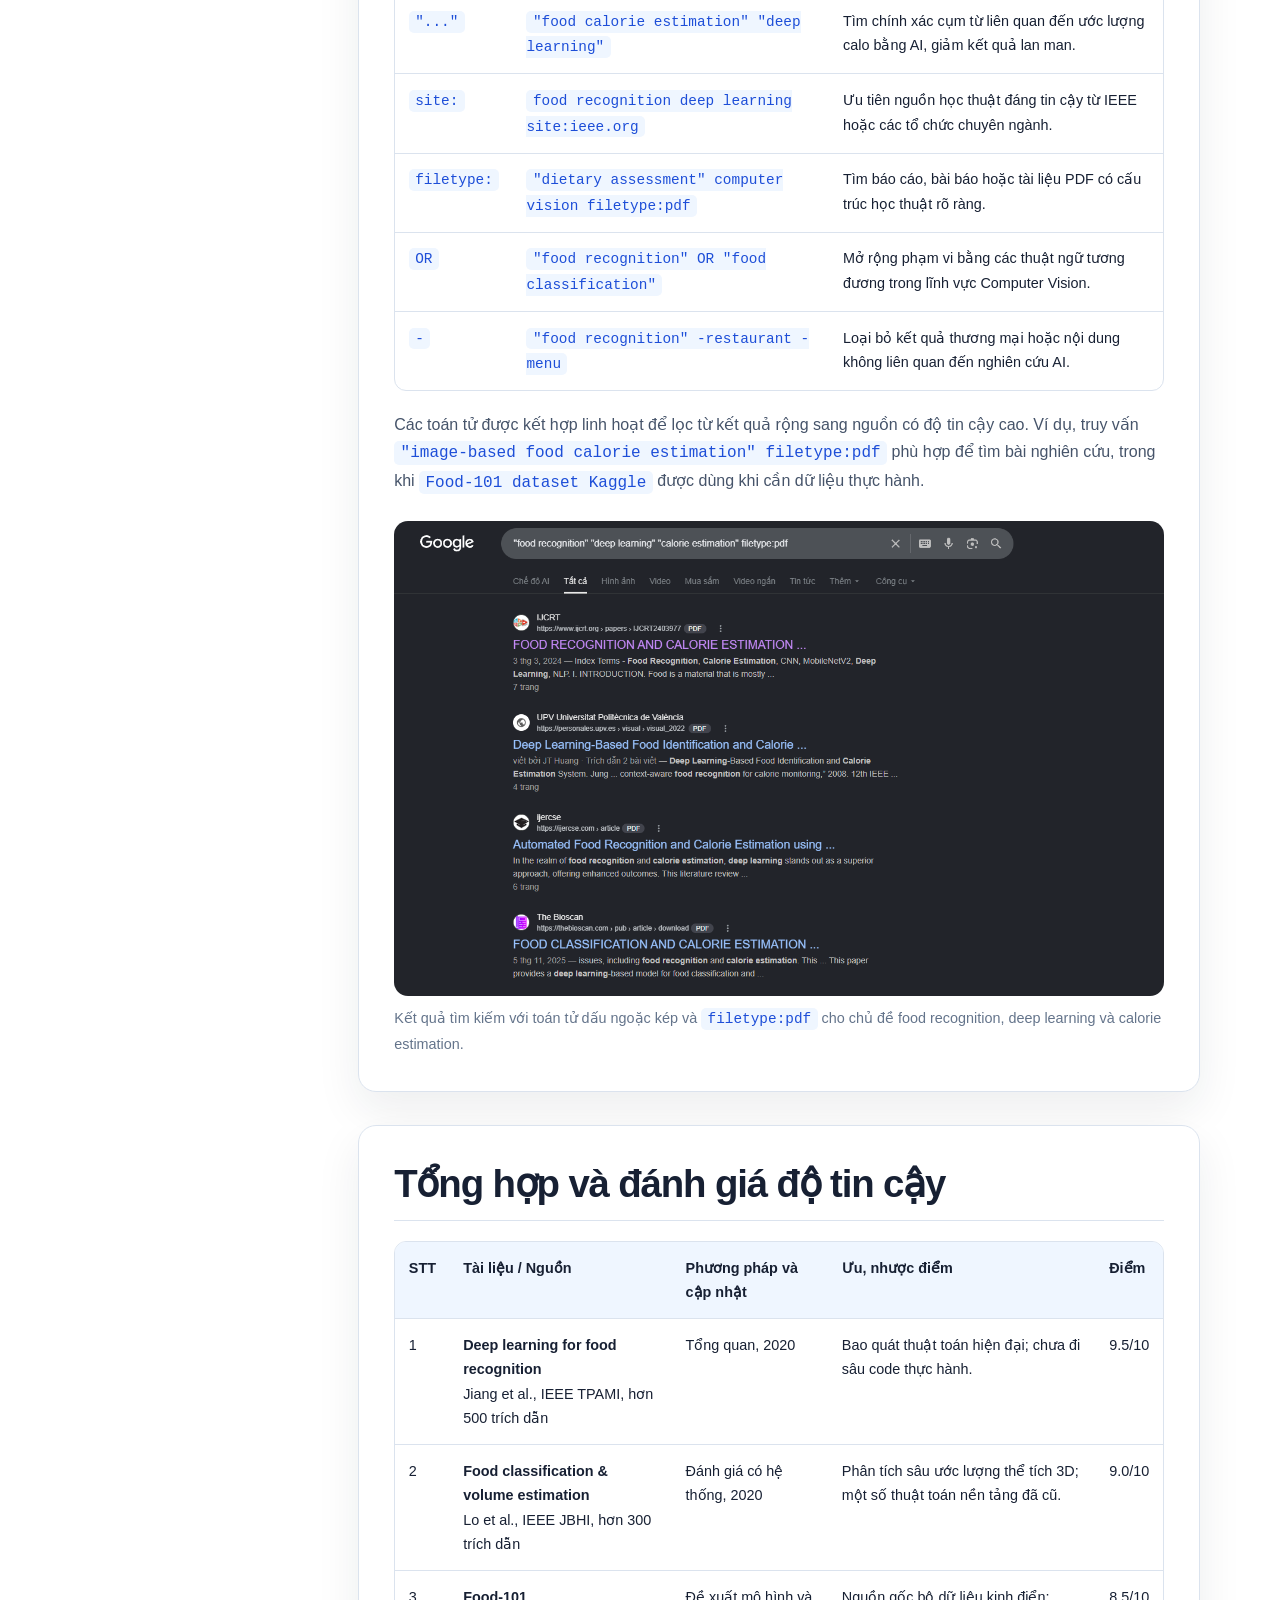
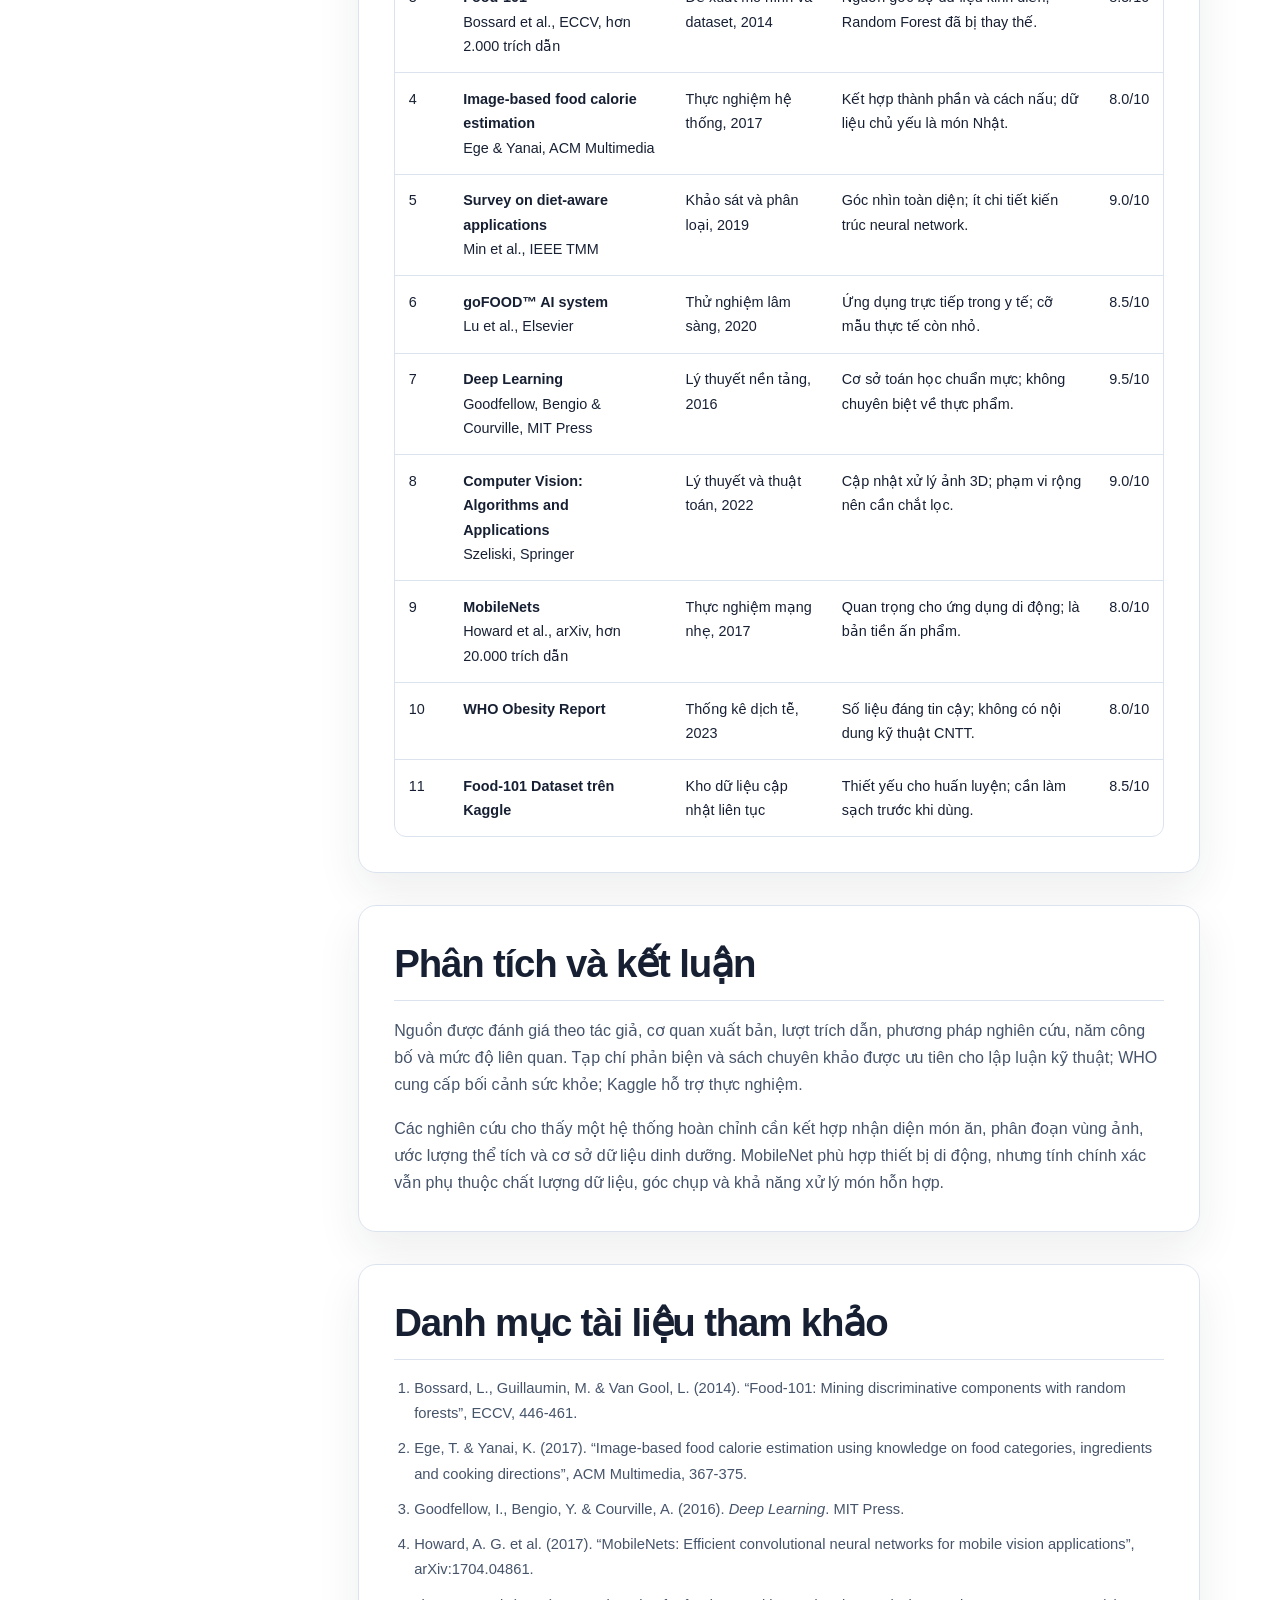
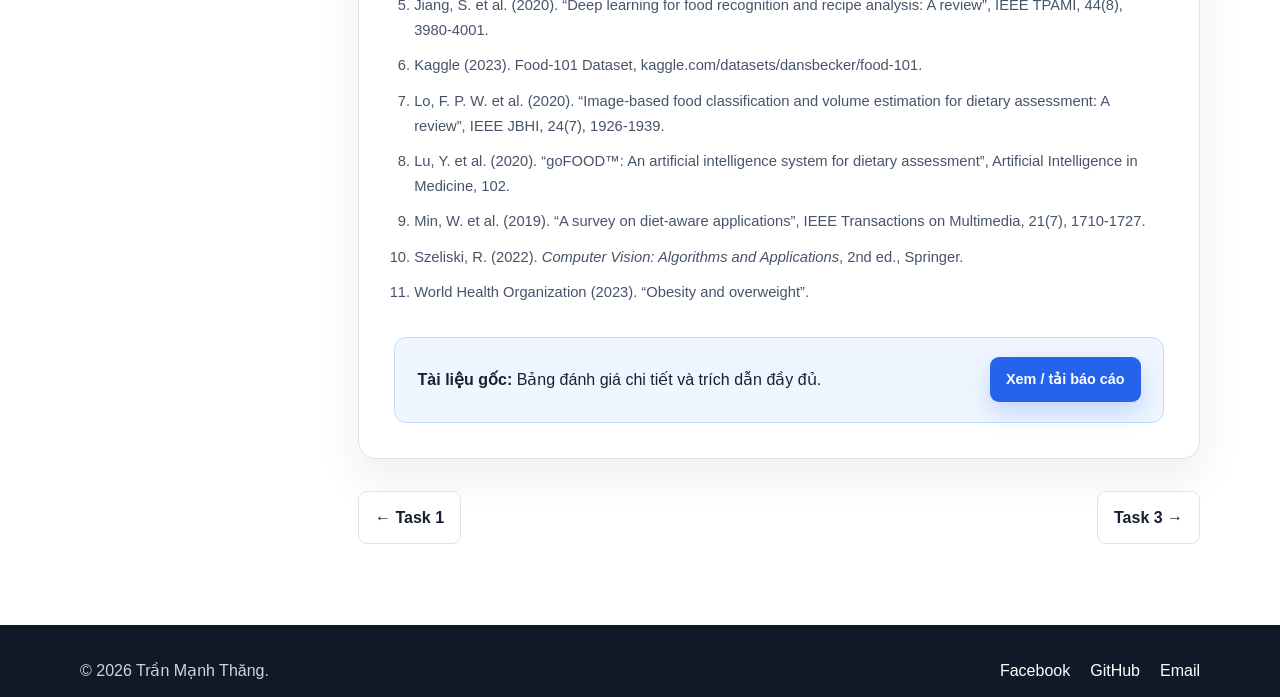
<file: task-2.html>
<!DOCTYPE html>
<html lang="vi">
<head>
    <meta charset="UTF-8">
    <meta name="viewport" content="width=device-width, initial-scale=1.0">
    <meta name="description" content="Task 2 - Tìm kiếm và đánh giá thông tin về AI nhận diện thực phẩm.">
    <title>Task 2 | Tìm kiếm và đánh giá thông tin</title>
    <link rel="stylesheet" href="style.css?v=20260608">
    <link rel="stylesheet" href="effects.css?v=20260608h">
    <script src="effects.js?v=20260608h" defer></script>
</head>
<body>
    <a class="skip-link" href="#main-content">Đi đến nội dung chính</a>
    <header class="site-header"><div class="container nav-wrapper"><a class="brand" href="index.html">Trần Mạnh Thăng</a><nav aria-label="Điều hướng chính"><ul class="nav-list"><li><a href="index.html">Home</a></li><li><a class="active" href="portfolio.html">Projects</a></li><li><a href="conclusion.html">Conclusion</a></li></ul></nav></div></header>

    <main id="main-content">
        <section class="report-hero">
            <div class="container">
                <p class="eyebrow">Task 02 / Nghiên cứu thông tin</p>
                <h1>AI nhận diện thực phẩm và ước lượng lượng calo</h1>
                <p class="lead">Xây dựng chiến lược tìm kiếm, phân loại và đánh giá độ tin cậy của nguồn học thuật về dietary assessment bằng Computer Vision.</p>
                <div class="report-kicker"><span>Trần Mạnh Thăng</span><span>MSV: 25020407</span><span>K70I-IT5</span><span>Phạm vi: 2014-2024</span></div>
            </div>
        </section>

        <div class="container report-layout">
            <aside class="report-toc"><strong>Nội dung</strong><ul><li><a href="#topic">Chủ đề</a></li><li><a href="#strategy">Chiến lược</a></li><li><a href="#evaluation">Đánh giá nguồn</a></li><li><a href="#analysis">Phân tích</a></li><li><a href="#references">Tài liệu tham khảo</a></li></ul></aside>
            <div class="report-body">
                <section id="topic" class="report-section">
                    <h2>Lựa chọn chủ đề và phạm vi</h2>
                    <h3>Lý do lựa chọn</h3>
                    <p>Ứng dụng AI vào chăm sóc sức khỏe là xu hướng toàn cầu. Nhận diện món ăn và theo dõi dinh dưỡng tự động có thể thay thế việc ghi chép thủ công, từ đó giảm sai số trong dietary assessment.</p>
                    <h3>Phạm vi tìm kiếm</h3>
                    <p>Nghiên cứu tập trung vào Deep Learning, đặc biệt là CNN và Transformer trong giai đoạn 2014-2024. Bài toán không chỉ phân loại hình ảnh mà còn phải ước lượng thể tích 3D từ ảnh 2D để suy ra khối lượng và lượng calo.</p>
                    <div class="report-callout"><p><strong>Thách thức:</strong> Occlusion, món ăn hỗn hợp, khác biệt khẩu phần và thiếu thông tin chiều sâu khiến việc nhận diện và ước lượng thể tích cần mô hình tối ưu cùng bộ dữ liệu lớn.</p></div>
                </section>

                <section id="strategy" class="report-section">
                    <h2>Chiến lược tìm kiếm thông tin</h2>
                    <ul class="check-list">
                        <li><strong>Cơ sở dữ liệu:</strong> Google Scholar, IEEE Xplore, ScienceDirect.</li>
                        <li><strong>Từ khóa:</strong> <code>Food recognition deep learning</code>, <code>Dietary assessment computer vision</code>, <code>Food calorie estimation 3D</code>.</li>
                        <li><strong>Tạp chí và hội nghị:</strong> IEEE TPAMI, CVPR, ECCV.</li>
                        <li><strong>Sách nền tảng:</strong> Deep Learning và Computer Vision.</li>
                        <li><strong>Nguồn mở:</strong> WHO, arXiv, Kaggle và GitHub.</li>
                        <li><strong>Dữ liệu thực hành:</strong> Food-101 dùng để huấn luyện và đánh giá mô hình.</li>
                    </ul>
                    <h3>Toán tử tìm kiếm đã áp dụng</h3>
                    <div class="table-scroll">
                        <table class="report-table">
                            <thead>
                                <tr>
                                    <th>Toán tử</th>
                                    <th>Truy vấn mẫu</th>
                                    <th>Mục đích sử dụng</th>
                                </tr>
                            </thead>
                            <tbody>
                                <tr>
                                    <td><code>"..."</code></td>
                                    <td><code>"food calorie estimation" "deep learning"</code></td>
                                    <td>Tìm chính xác cụm từ liên quan đến ước lượng calo bằng AI, giảm kết quả lan man.</td>
                                </tr>
                                <tr>
                                    <td><code>site:</code></td>
                                    <td><code>food recognition deep learning site:ieee.org</code></td>
                                    <td>Ưu tiên nguồn học thuật đáng tin cậy từ IEEE hoặc các tổ chức chuyên ngành.</td>
                                </tr>
                                <tr>
                                    <td><code>filetype:</code></td>
                                    <td><code>"dietary assessment" computer vision filetype:pdf</code></td>
                                    <td>Tìm báo cáo, bài báo hoặc tài liệu PDF có cấu trúc học thuật rõ ràng.</td>
                                </tr>
                                <tr>
                                    <td><code>OR</code></td>
                                    <td><code>"food recognition" OR "food classification"</code></td>
                                    <td>Mở rộng phạm vi bằng các thuật ngữ tương đương trong lĩnh vực Computer Vision.</td>
                                </tr>
                                <tr>
                                    <td><code>-</code></td>
                                    <td><code>"food recognition" -restaurant -menu</code></td>
                                    <td>Loại bỏ kết quả thương mại hoặc nội dung không liên quan đến nghiên cứu AI.</td>
                                </tr>
                            </tbody>
                        </table>
                    </div>
                    <p>Các toán tử được kết hợp linh hoạt để lọc từ kết quả rộng sang nguồn có độ tin cậy cao. Ví dụ, truy vấn <code>"image-based food calorie estimation" filetype:pdf</code> phù hợp để tìm bài nghiên cứu, trong khi <code>Food-101 dataset Kaggle</code> được dùng khi cần dữ liệu thực hành.</p>
                    <figure class="inline-evidence">
                        <img src="assets/images/task2-search.png" alt="Ảnh chụp kết quả tìm kiếm nâng cao về food recognition và calorie estimation">
                        <figcaption>Kết quả tìm kiếm với toán tử dấu ngoặc kép và <code>filetype:pdf</code> cho chủ đề food recognition, deep learning và calorie estimation.</figcaption>
                    </figure>
                </section>

                <section id="evaluation" class="report-section">
                    <h2>Tổng hợp và đánh giá độ tin cậy</h2>
                    <div class="table-scroll">
                        <table class="report-table">
                            <thead><tr><th>STT</th><th>Tài liệu / Nguồn</th><th>Phương pháp và cập nhật</th><th>Ưu, nhược điểm</th><th>Điểm</th></tr></thead>
                            <tbody>
                                <tr><td>1</td><td><strong>Deep learning for food recognition</strong><br>Jiang et al., IEEE TPAMI, hơn 500 trích dẫn</td><td>Tổng quan, 2020</td><td>Bao quát thuật toán hiện đại; chưa đi sâu code thực hành.</td><td>9.5/10</td></tr>
                                <tr><td>2</td><td><strong>Food classification & volume estimation</strong><br>Lo et al., IEEE JBHI, hơn 300 trích dẫn</td><td>Đánh giá có hệ thống, 2020</td><td>Phân tích sâu ước lượng thể tích 3D; một số thuật toán nền tảng đã cũ.</td><td>9.0/10</td></tr>
                                <tr><td>3</td><td><strong>Food-101</strong><br>Bossard et al., ECCV, hơn 2.000 trích dẫn</td><td>Đề xuất mô hình và dataset, 2014</td><td>Nguồn gốc bộ dữ liệu kinh điển; Random Forest đã bị thay thế.</td><td>8.5/10</td></tr>
                                <tr><td>4</td><td><strong>Image-based food calorie estimation</strong><br>Ege & Yanai, ACM Multimedia</td><td>Thực nghiệm hệ thống, 2017</td><td>Kết hợp thành phần và cách nấu; dữ liệu chủ yếu là món Nhật.</td><td>8.0/10</td></tr>
                                <tr><td>5</td><td><strong>Survey on diet-aware applications</strong><br>Min et al., IEEE TMM</td><td>Khảo sát và phân loại, 2019</td><td>Góc nhìn toàn diện; ít chi tiết kiến trúc neural network.</td><td>9.0/10</td></tr>
                                <tr><td>6</td><td><strong>goFOOD™ AI system</strong><br>Lu et al., Elsevier</td><td>Thử nghiệm lâm sàng, 2020</td><td>Ứng dụng trực tiếp trong y tế; cỡ mẫu thực tế còn nhỏ.</td><td>8.5/10</td></tr>
                                <tr><td>7</td><td><strong>Deep Learning</strong><br>Goodfellow, Bengio & Courville, MIT Press</td><td>Lý thuyết nền tảng, 2016</td><td>Cơ sở toán học chuẩn mực; không chuyên biệt về thực phẩm.</td><td>9.5/10</td></tr>
                                <tr><td>8</td><td><strong>Computer Vision: Algorithms and Applications</strong><br>Szeliski, Springer</td><td>Lý thuyết và thuật toán, 2022</td><td>Cập nhật xử lý ảnh 3D; phạm vi rộng nên cần chắt lọc.</td><td>9.0/10</td></tr>
                                <tr><td>9</td><td><strong>MobileNets</strong><br>Howard et al., arXiv, hơn 20.000 trích dẫn</td><td>Thực nghiệm mạng nhẹ, 2017</td><td>Quan trọng cho ứng dụng di động; là bản tiền ấn phẩm.</td><td>8.0/10</td></tr>
                                <tr><td>10</td><td><strong>WHO Obesity Report</strong></td><td>Thống kê dịch tễ, 2023</td><td>Số liệu đáng tin cậy; không có nội dung kỹ thuật CNTT.</td><td>8.0/10</td></tr>
                                <tr><td>11</td><td><strong>Food-101 Dataset trên Kaggle</strong></td><td>Kho dữ liệu cập nhật liên tục</td><td>Thiết yếu cho huấn luyện; cần làm sạch trước khi dùng.</td><td>8.5/10</td></tr>
                            </tbody>
                        </table>
                    </div>
                </section>

                <section id="analysis" class="report-section">
                    <h2>Phân tích và kết luận</h2>
                    <p>Nguồn được đánh giá theo tác giả, cơ quan xuất bản, lượt trích dẫn, phương pháp nghiên cứu, năm công bố và mức độ liên quan. Tạp chí phản biện và sách chuyên khảo được ưu tiên cho lập luận kỹ thuật; WHO cung cấp bối cảnh sức khỏe; Kaggle hỗ trợ thực nghiệm.</p>
                    <p>Các nghiên cứu cho thấy một hệ thống hoàn chỉnh cần kết hợp nhận diện món ăn, phân đoạn vùng ảnh, ước lượng thể tích và cơ sở dữ liệu dinh dưỡng. MobileNet phù hợp thiết bị di động, nhưng tính chính xác vẫn phụ thuộc chất lượng dữ liệu, góc chụp và khả năng xử lý món hỗn hợp.</p>
                </section>

                <section id="references" class="report-section">
                    <h2>Danh mục tài liệu tham khảo</h2>
                    <ol class="source-list">
                        <li>Bossard, L., Guillaumin, M. & Van Gool, L. (2014). “Food-101: Mining discriminative components with random forests”, ECCV, 446-461.</li>
                        <li>Ege, T. & Yanai, K. (2017). “Image-based food calorie estimation using knowledge on food categories, ingredients and cooking directions”, ACM Multimedia, 367-375.</li>
                        <li>Goodfellow, I., Bengio, Y. & Courville, A. (2016). <em>Deep Learning</em>. MIT Press.</li>
                        <li>Howard, A. G. et al. (2017). “MobileNets: Efficient convolutional neural networks for mobile vision applications”, arXiv:1704.04861.</li>
                        <li>Jiang, S. et al. (2020). “Deep learning for food recognition and recipe analysis: A review”, IEEE TPAMI, 44(8), 3980-4001.</li>
                        <li>Kaggle (2023). Food-101 Dataset, kaggle.com/datasets/dansbecker/food-101.</li>
                        <li>Lo, F. P. W. et al. (2020). “Image-based food classification and volume estimation for dietary assessment: A review”, IEEE JBHI, 24(7), 1926-1939.</li>
                        <li>Lu, Y. et al. (2020). “goFOOD™: An artificial intelligence system for dietary assessment”, Artificial Intelligence in Medicine, 102.</li>
                        <li>Min, W. et al. (2019). “A survey on diet-aware applications”, IEEE Transactions on Multimedia, 21(7), 1710-1727.</li>
                        <li>Szeliski, R. (2022). <em>Computer Vision: Algorithms and Applications</em>, 2nd ed., Springer.</li>
                        <li>World Health Organization (2023). “Obesity and overweight”.</li>
                    </ol>
                    <div class="download-panel"><p><strong>Tài liệu gốc:</strong> Bảng đánh giá chi tiết và trích dẫn đầy đủ.</p><a class="button button-small" href="assets/documents/task-2.docx">Xem / tải báo cáo</a></div>
                </section>
                <nav class="task-pagination"><a href="task-1.html">← Task 1</a><a href="task-3.html">Task 3 →</a></nav>
            </div>
        </div>
    </main>
    <footer class="site-footer"><div class="container footer-wrapper"><p>&copy; 2026 Trần Mạnh Thăng.</p><ul class="social-links"><li><a href="https://www.facebook.com/thang.tranmanh.7528" target="_blank" rel="noopener noreferrer">Facebook</a></li><li><a href="https://github.com/HenryMarcos" target="_blank" rel="noopener noreferrer">GitHub</a></li><li><a href="mailto:25022016@vnu.edu.vn">Email</a></li></ul></div></footer>
</body>
</html>
</file>
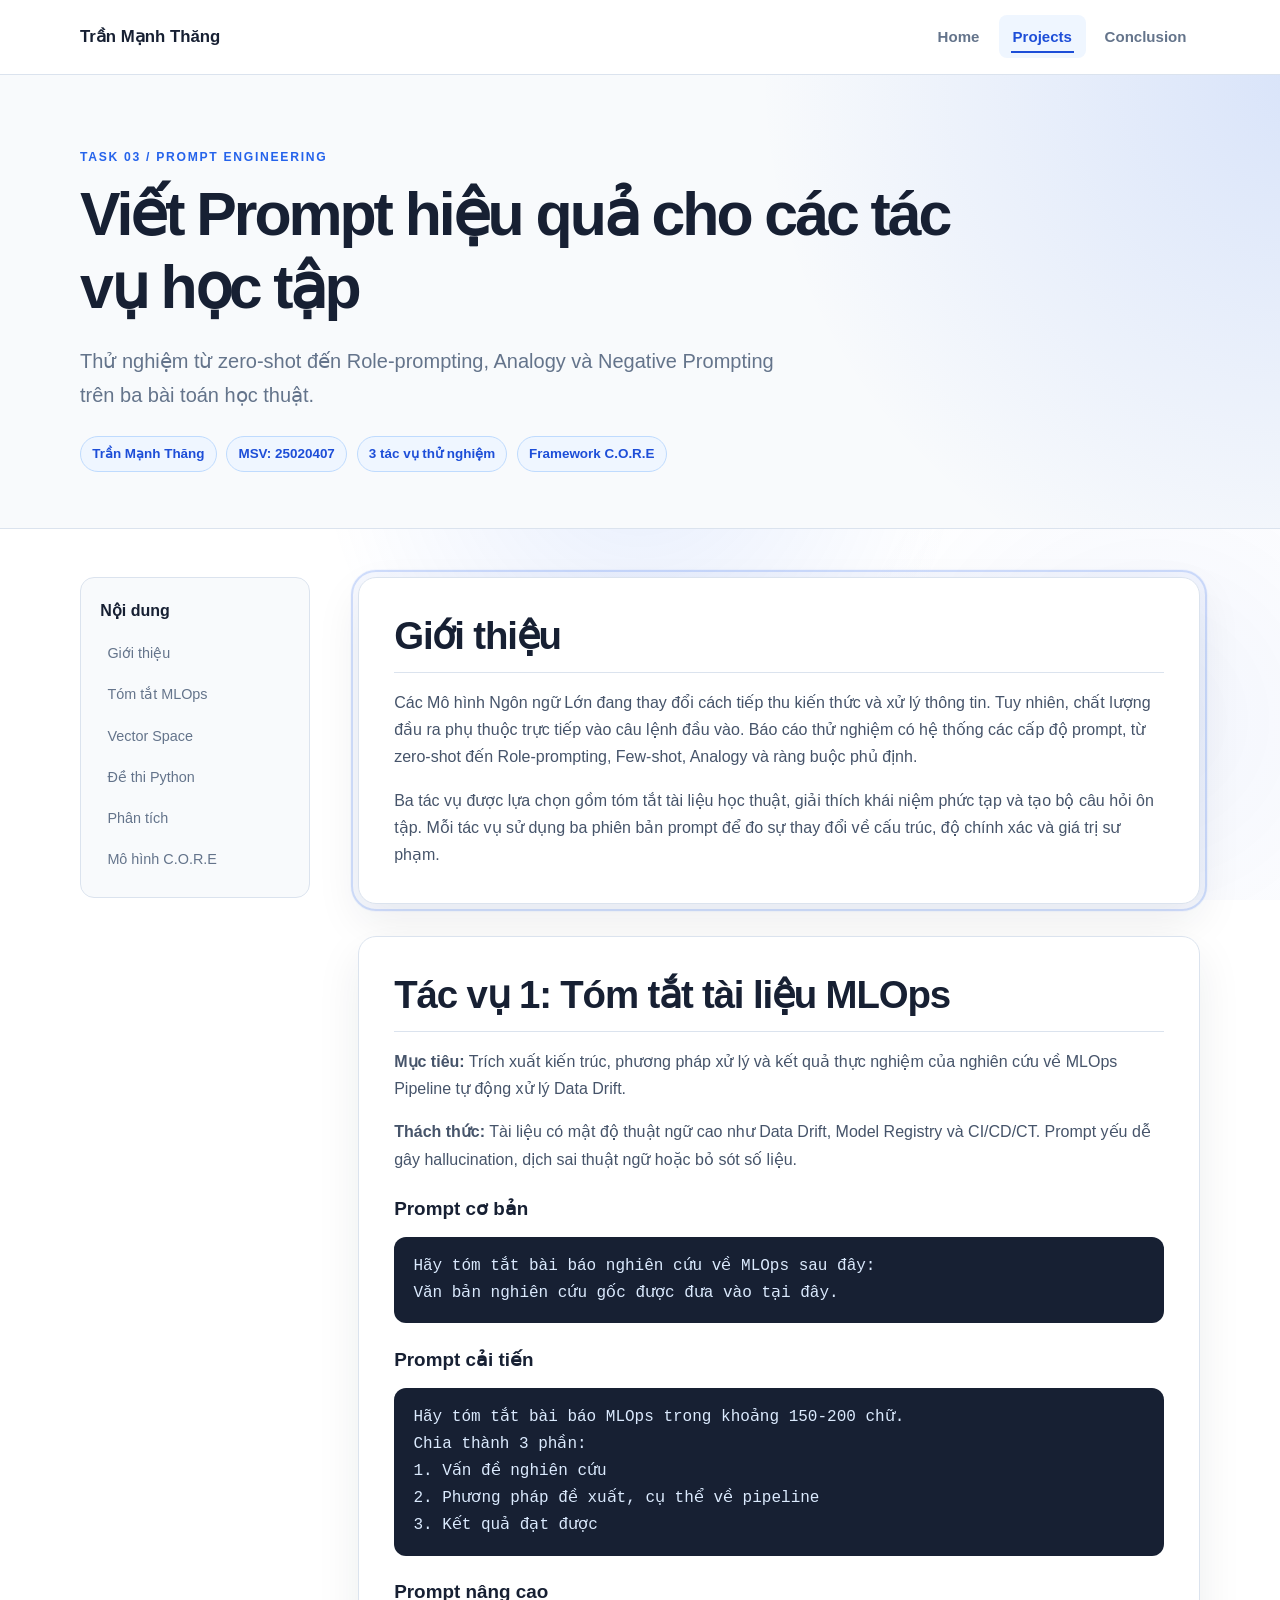
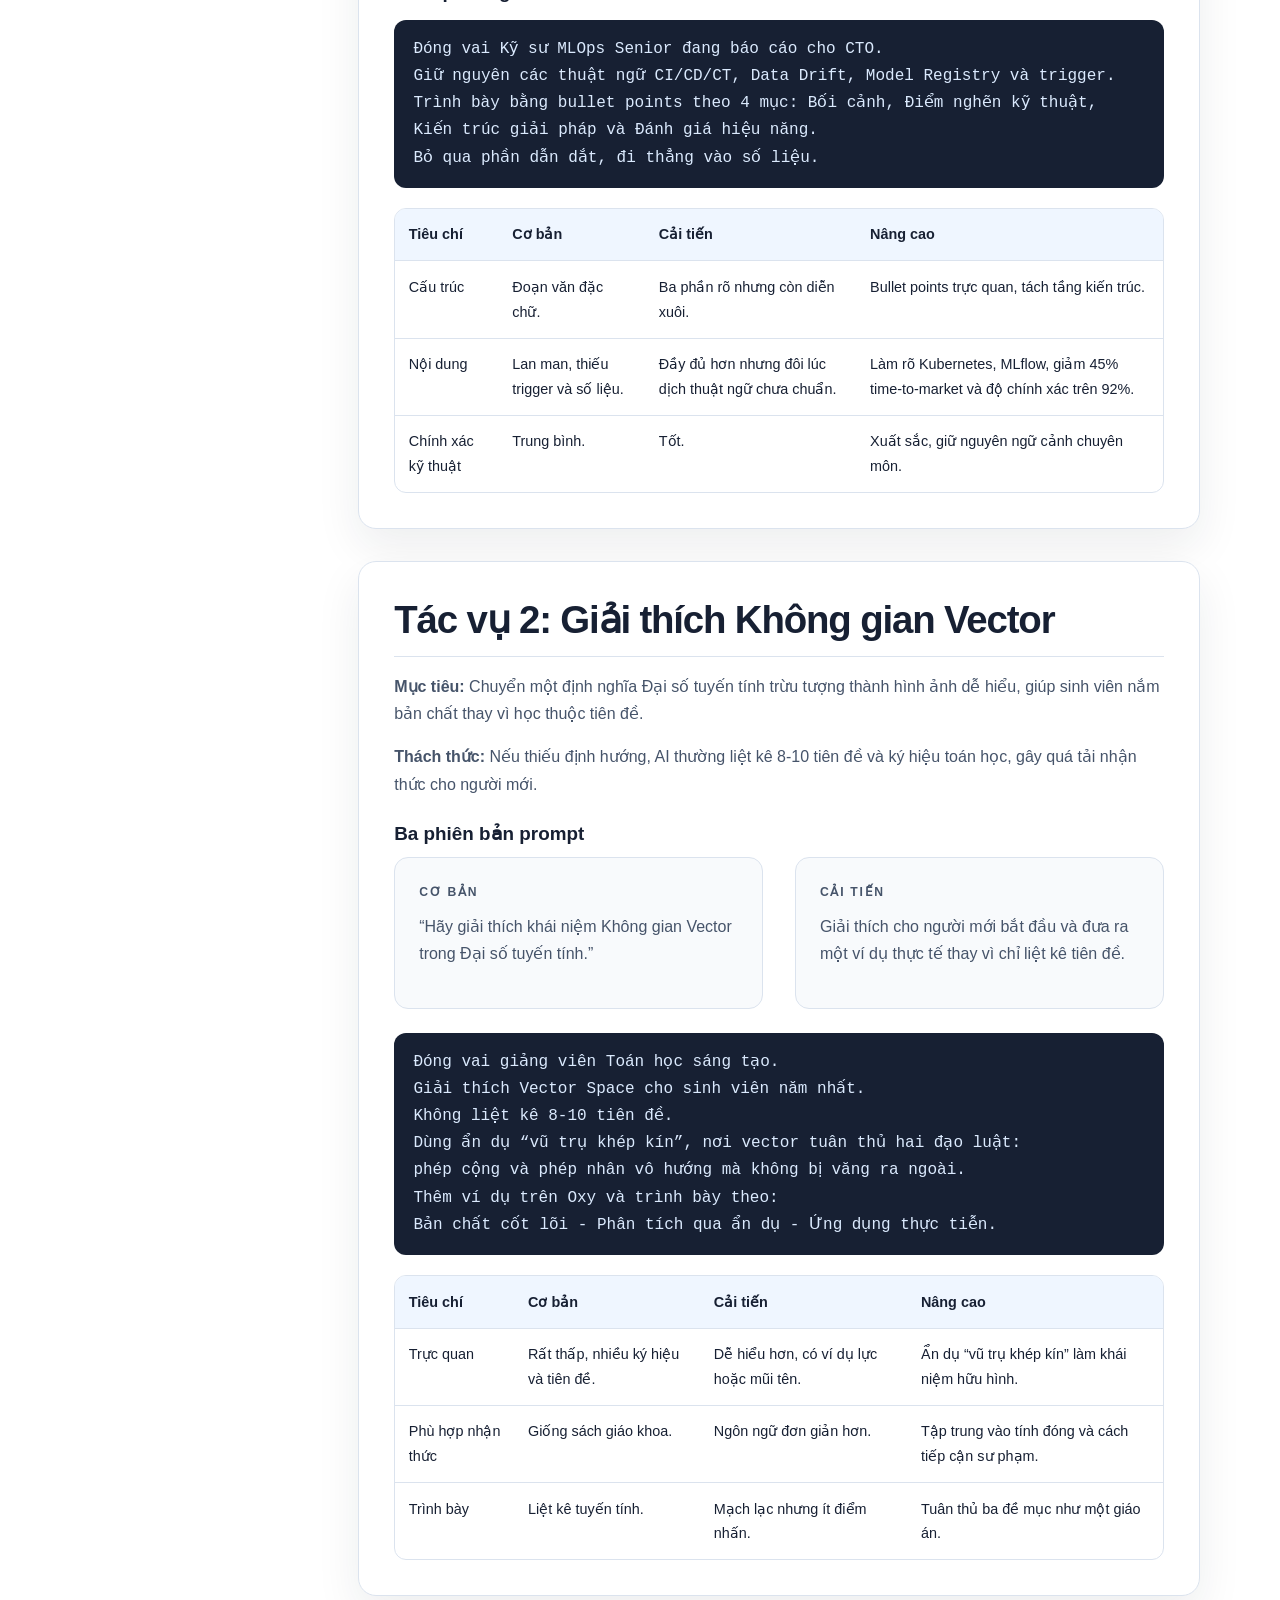
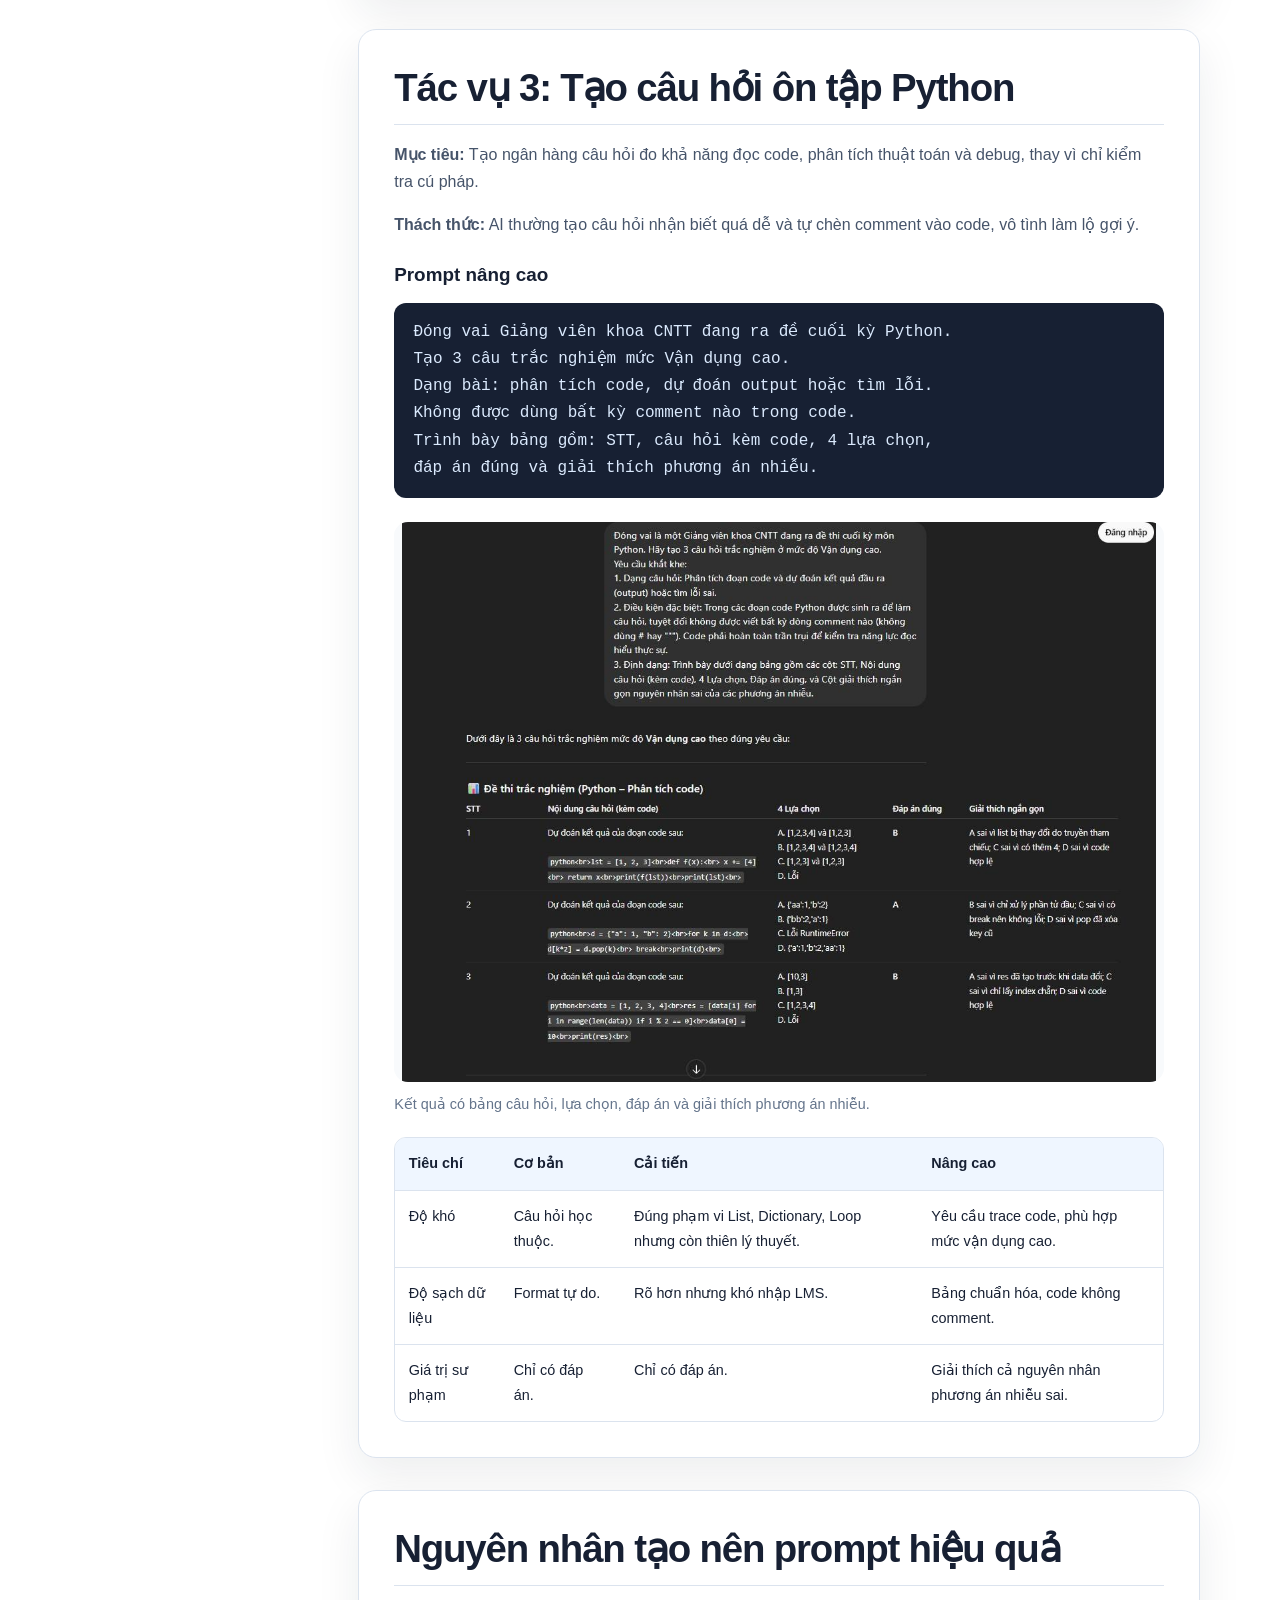
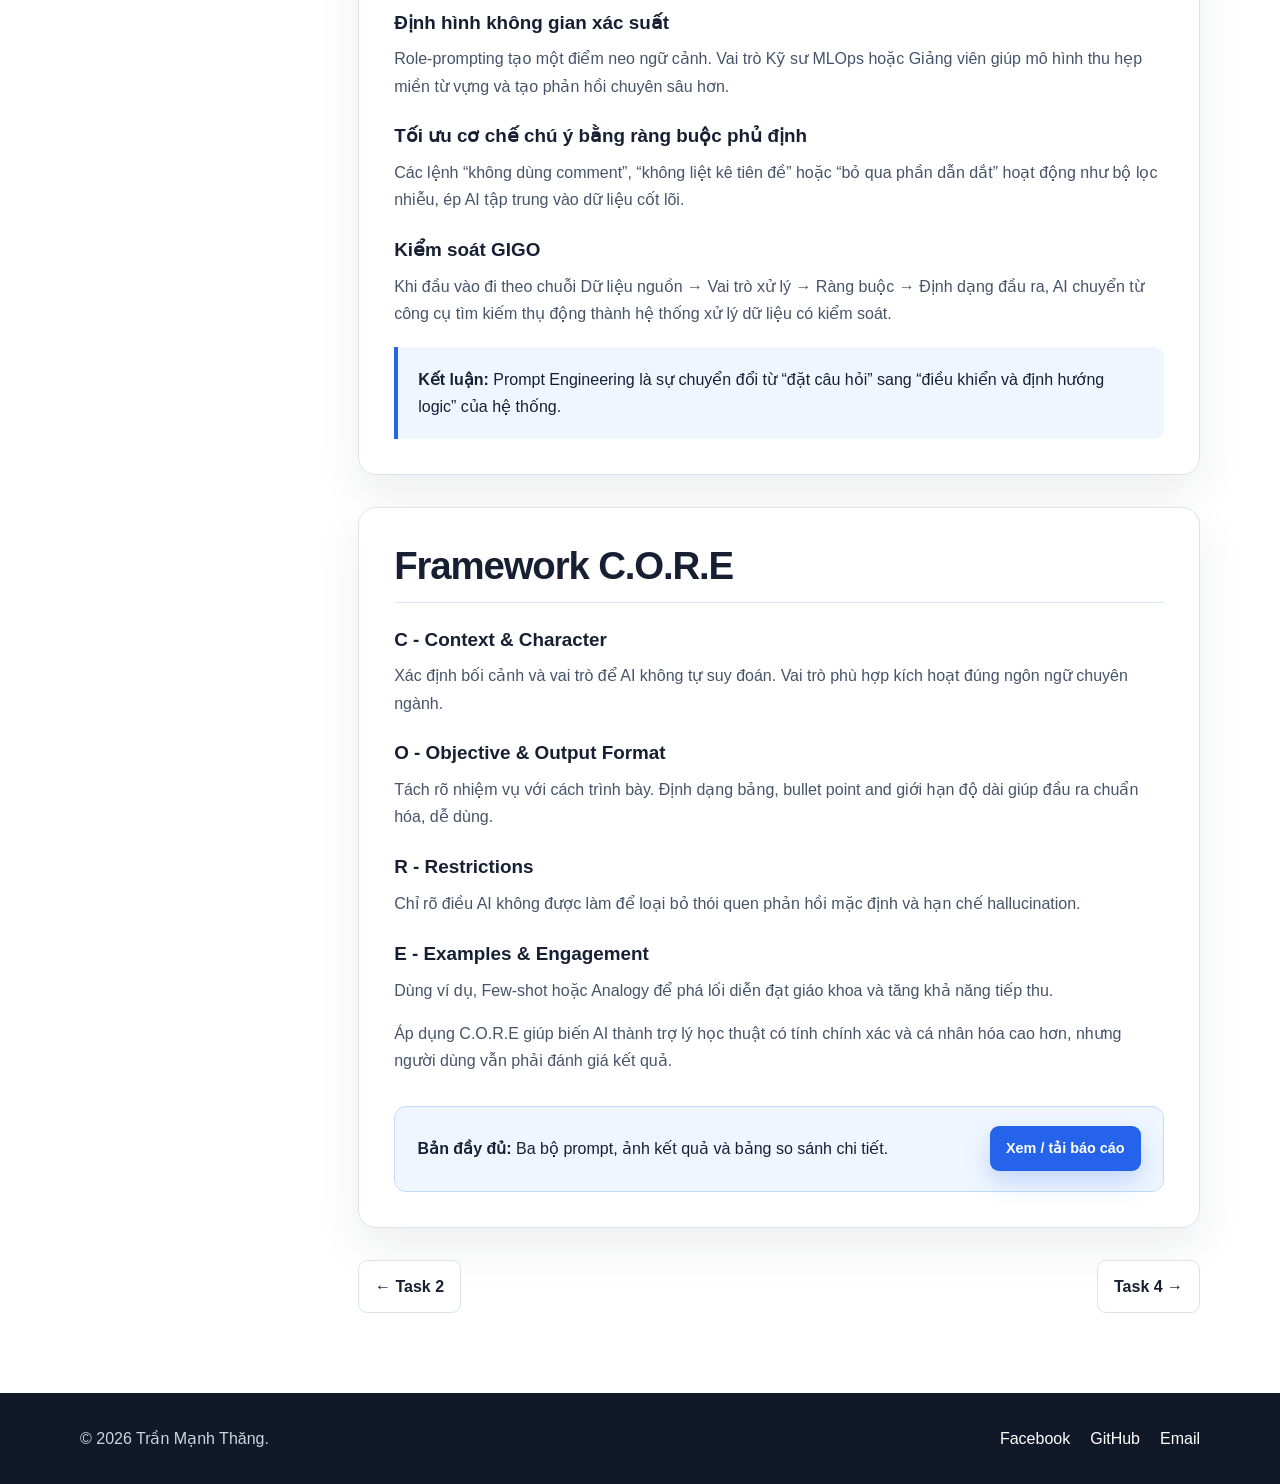
<file: task-3.html>
<!DOCTYPE html>
<html lang="vi">
<head>
    <meta charset="UTF-8">
    <meta name="viewport" content="width=device-width, initial-scale=1.0">
    <meta name="description" content="Task 3 - Viết prompt hiệu quả cho các tác vụ học tập.">
    <title>Task 3 | Viết Prompt hiệu quả</title>
    <link rel="stylesheet" href="style.css?v=20260608">
    <link rel="stylesheet" href="effects.css?v=20260608h">
    <script src="effects.js?v=20260608h" defer></script>
</head>
<body>
    <a class="skip-link" href="#main-content">Đi đến nội dung chính</a>
    <header class="site-header"><div class="container nav-wrapper"><a class="brand" href="index.html">Trần Mạnh Thăng</a><nav aria-label="Điều hướng chính"><ul class="nav-list"><li><a href="index.html">Home</a></li><li><a class="active" href="portfolio.html">Projects</a></li><li><a href="conclusion.html">Conclusion</a></li></ul></nav></div></header>
    <main id="main-content">
        <section class="report-hero"><div class="container"><p class="eyebrow">Task 03 / Prompt Engineering</p><h1>Viết Prompt hiệu quả cho các tác vụ học tập</h1><p class="lead">Thử nghiệm từ zero-shot đến Role-prompting, Analogy và Negative Prompting trên ba bài toán học thuật.</p><div class="report-kicker"><span>Trần Mạnh Thăng</span><span>MSV: 25020407</span><span>3 tác vụ thử nghiệm</span><span>Framework C.O.R.E</span></div></div></section>
        <div class="container report-layout">
            <aside class="report-toc"><strong>Nội dung</strong><ul><li><a href="#intro">Giới thiệu</a></li><li><a href="#mlops">Tóm tắt MLOps</a></li><li><a href="#vector">Vector Space</a></li><li><a href="#python">Đề thi Python</a></li><li><a href="#analysis">Phân tích</a></li><li><a href="#core">Mô hình C.O.R.E</a></li></ul></aside>
            <div class="report-body">
                <section id="intro" class="report-section">
                    <h2>Giới thiệu</h2>
                    <p>Các Mô hình Ngôn ngữ Lớn đang thay đổi cách tiếp thu kiến thức và xử lý thông tin. Tuy nhiên, chất lượng đầu ra phụ thuộc trực tiếp vào câu lệnh đầu vào. Báo cáo thử nghiệm có hệ thống các cấp độ prompt, từ zero-shot đến Role-prompting, Few-shot, Analogy và ràng buộc phủ định.</p>
                    <p>Ba tác vụ được lựa chọn gồm tóm tắt tài liệu học thuật, giải thích khái niệm phức tạp và tạo bộ câu hỏi ôn tập. Mỗi tác vụ sử dụng ba phiên bản prompt để đo sự thay đổi về cấu trúc, độ chính xác và giá trị sư phạm.</p>
                </section>

                <section id="mlops" class="report-section">
                    <h2>Tác vụ 1: Tóm tắt tài liệu MLOps</h2>
                    <p><strong>Mục tiêu:</strong> Trích xuất kiến trúc, phương pháp xử lý và kết quả thực nghiệm của nghiên cứu về MLOps Pipeline tự động xử lý Data Drift.</p>
                    <p><strong>Thách thức:</strong> Tài liệu có mật độ thuật ngữ cao như Data Drift, Model Registry và CI/CD/CT. Prompt yếu dễ gây hallucination, dịch sai thuật ngữ hoặc bỏ sót số liệu.</p>
                    <h3>Prompt cơ bản</h3>
                    <pre class="prompt-sample">Hãy tóm tắt bài báo nghiên cứu về MLOps sau đây:
Văn bản nghiên cứu gốc được đưa vào tại đây.</pre>
                    <h3>Prompt cải tiến</h3>
                    <pre class="prompt-sample">Hãy tóm tắt bài báo MLOps trong khoảng 150-200 chữ.
Chia thành 3 phần:
1. Vấn đề nghiên cứu
2. Phương pháp đề xuất, cụ thể về pipeline
3. Kết quả đạt được</pre>
                    <h3>Prompt nâng cao</h3>
                    <pre class="prompt-sample">Đóng vai Kỹ sư MLOps Senior đang báo cáo cho CTO.
Giữ nguyên các thuật ngữ CI/CD/CT, Data Drift, Model Registry và trigger.
Trình bày bằng bullet points theo 4 mục: Bối cảnh, Điểm nghẽn kỹ thuật,
Kiến trúc giải pháp và Đánh giá hiệu năng.
Bỏ qua phần dẫn dắt, đi thẳng vào số liệu.</pre>
                    <div class="table-scroll"><table class="report-table"><thead><tr><th>Tiêu chí</th><th>Cơ bản</th><th>Cải tiến</th><th>Nâng cao</th></tr></thead><tbody>
                        <tr><td>Cấu trúc</td><td>Đoạn văn đặc chữ.</td><td>Ba phần rõ nhưng còn diễn xuôi.</td><td>Bullet points trực quan, tách tầng kiến trúc.</td></tr>
                        <tr><td>Nội dung</td><td>Lan man, thiếu trigger và số liệu.</td><td>Đầy đủ hơn nhưng đôi lúc dịch thuật ngữ chưa chuẩn.</td><td>Làm rõ Kubernetes, MLflow, giảm 45% time-to-market và độ chính xác trên 92%.</td></tr>
                        <tr><td>Chính xác kỹ thuật</td><td>Trung bình.</td><td>Tốt.</td><td>Xuất sắc, giữ nguyên ngữ cảnh chuyên môn.</td></tr>
                    </tbody></table></div>
                </section>

                <section id="vector" class="report-section">
                    <h2>Tác vụ 2: Giải thích Không gian Vector</h2>
                    <p><strong>Mục tiêu:</strong> Chuyển một định nghĩa Đại số tuyến tính trừu tượng thành hình ảnh dễ hiểu, giúp sinh viên nắm bản chất thay vì học thuộc tiên đề.</p>
                    <p><strong>Thách thức:</strong> Nếu thiếu định hướng, AI thường liệt kê 8-10 tiên đề và ký hiệu toán học, gây quá tải nhận thức cho người mới.</p>
                    <h3>Ba phiên bản prompt</h3>
                    <div class="prompt-grid">
                        <article class="prompt-box"><p class="box-label">Cơ bản</p><p>“Hãy giải thích khái niệm Không gian Vector trong Đại số tuyến tính.”</p></article>
                        <article class="prompt-box"><p class="box-label">Cải tiến</p><p>Giải thích cho người mới bắt đầu và đưa ra một ví dụ thực tế thay vì chỉ liệt kê tiên đề.</p></article>
                    </div>
                    <pre class="prompt-sample">Đóng vai giảng viên Toán học sáng tạo.
Giải thích Vector Space cho sinh viên năm nhất.
Không liệt kê 8-10 tiên đề.
Dùng ẩn dụ “vũ trụ khép kín”, nơi vector tuân thủ hai đạo luật:
phép cộng và phép nhân vô hướng mà không bị văng ra ngoài.
Thêm ví dụ trên Oxy và trình bày theo:
Bản chất cốt lõi - Phân tích qua ẩn dụ - Ứng dụng thực tiễn.</pre>
                    <div class="table-scroll"><table class="report-table"><thead><tr><th>Tiêu chí</th><th>Cơ bản</th><th>Cải tiến</th><th>Nâng cao</th></tr></thead><tbody>
                        <tr><td>Trực quan</td><td>Rất thấp, nhiều ký hiệu và tiên đề.</td><td>Dễ hiểu hơn, có ví dụ lực hoặc mũi tên.</td><td>Ẩn dụ “vũ trụ khép kín” làm khái niệm hữu hình.</td></tr>
                        <tr><td>Phù hợp nhận thức</td><td>Giống sách giáo khoa.</td><td>Ngôn ngữ đơn giản hơn.</td><td>Tập trung vào tính đóng và cách tiếp cận sư phạm.</td></tr>
                        <tr><td>Trình bày</td><td>Liệt kê tuyến tính.</td><td>Mạch lạc nhưng ít điểm nhấn.</td><td>Tuân thủ ba đề mục như một giáo án.</td></tr>
                    </tbody></table></div>
                </section>

                <section id="python" class="report-section">
                    <h2>Tác vụ 3: Tạo câu hỏi ôn tập Python</h2>
                    <p><strong>Mục tiêu:</strong> Tạo ngân hàng câu hỏi đo khả năng đọc code, phân tích thuật toán và debug, thay vì chỉ kiểm tra cú pháp.</p>
                    <p><strong>Thách thức:</strong> AI thường tạo câu hỏi nhận biết quá dễ và tự chèn comment vào code, vô tình làm lộ gợi ý.</p>
                    <h3>Prompt nâng cao</h3>
                    <pre class="prompt-sample">Đóng vai Giảng viên khoa CNTT đang ra đề cuối kỳ Python.
Tạo 3 câu trắc nghiệm mức Vận dụng cao.
Dạng bài: phân tích code, dự đoán output hoặc tìm lỗi.
Không được dùng bất kỳ comment nào trong code.
Trình bày bảng gồm: STT, câu hỏi kèm code, 4 lựa chọn,
đáp án đúng và giải thích phương án nhiễu.</pre>
                    <figure class="inline-evidence"><img src="assets/images/task-3.jpg" alt="Kết quả prompt nâng cao tạo đề Python"><figcaption>Kết quả có bảng câu hỏi, lựa chọn, đáp án và giải thích phương án nhiễu.</figcaption></figure>
                    <div class="table-scroll"><table class="report-table"><thead><tr><th>Tiêu chí</th><th>Cơ bản</th><th>Cải tiến</th><th>Nâng cao</th></tr></thead><tbody>
                        <tr><td>Độ khó</td><td>Câu hỏi học thuộc.</td><td>Đúng phạm vi List, Dictionary, Loop nhưng còn thiên lý thuyết.</td><td>Yêu cầu trace code, phù hợp mức vận dụng cao.</td></tr>
                        <tr><td>Độ sạch dữ liệu</td><td>Format tự do.</td><td>Rõ hơn nhưng khó nhập LMS.</td><td>Bảng chuẩn hóa, code không comment.</td></tr>
                        <tr><td>Giá trị sư phạm</td><td>Chỉ có đáp án.</td><td>Chỉ có đáp án.</td><td>Giải thích cả nguyên nhân phương án nhiễu sai.</td></tr>
                    </tbody></table></div>
                </section>

                <section id="analysis" class="report-section">
                    <h2>Nguyên nhân tạo nên prompt hiệu quả</h2>
                    <h3>Định hình không gian xác suất</h3><p>Role-prompting tạo một điểm neo ngữ cảnh. Vai trò Kỹ sư MLOps hoặc Giảng viên giúp mô hình thu hẹp miền từ vựng và tạo phản hồi chuyên sâu hơn.</p>
                    <h3>Tối ưu cơ chế chú ý bằng ràng buộc phủ định</h3><p>Các lệnh “không dùng comment”, “không liệt kê tiên đề” hoặc “bỏ qua phần dẫn dắt” hoạt động như bộ lọc nhiễu, ép AI tập trung vào dữ liệu cốt lõi.</p>
                    <h3>Kiểm soát GIGO</h3><p>Khi đầu vào đi theo chuỗi Dữ liệu nguồn → Vai trò xử lý → Ràng buộc → Định dạng đầu ra, AI chuyển từ công cụ tìm kiếm thụ động thành hệ thống xử lý dữ liệu có kiểm soát.</p>
                    <div class="report-callout"><p><strong>Kết luận:</strong> Prompt Engineering là sự chuyển đổi từ “đặt câu hỏi” sang “điều khiển và định hướng logic” của hệ thống.</p></div>
                </section>

                <section id="core" class="report-section">
                    <h2>Framework C.O.R.E</h2>
                    <h3>C - Context & Character</h3><p>Xác định bối cảnh và vai trò để AI không tự suy đoán. Vai trò phù hợp kích hoạt đúng ngôn ngữ chuyên ngành.</p>
                    <h3>O - Objective & Output Format</h3><p>Tách rõ nhiệm vụ với cách trình bày. Định dạng bảng, bullet point and giới hạn độ dài giúp đầu ra chuẩn hóa, dễ dùng.</p>
                    <h3>R - Restrictions</h3><p>Chỉ rõ điều AI không được làm để loại bỏ thói quen phản hồi mặc định và hạn chế hallucination.</p>
                    <h3>E - Examples & Engagement</h3><p>Dùng ví dụ, Few-shot hoặc Analogy để phá lối diễn đạt giáo khoa và tăng khả năng tiếp thu.</p>
                    <p>Áp dụng C.O.R.E giúp biến AI thành trợ lý học thuật có tính chính xác và cá nhân hóa cao hơn, nhưng người dùng vẫn phải đánh giá kết quả.</p>
                    <div class="download-panel"><p><strong>Bản đầy đủ:</strong> Ba bộ prompt, ảnh kết quả và bảng so sánh chi tiết.</p><a class="button button-small" href="assets/documents/task-3.docx">Xem / tải báo cáo</a></div>
                </section>
                <nav class="task-pagination"><a href="task-2.html">← Task 2</a><a href="task-4.html">Task 4 →</a></nav>
            </div>
        </div>
    </main>
    <footer class="site-footer"><div class="container footer-wrapper"><p>&copy; 2026 Trần Mạnh Thăng.</p><ul class="social-links"><li><a href="https://www.facebook.com/thang.tranmanh.7528" target="_blank" rel="noopener noreferrer">Facebook</a></li><li><a href="https://github.com/HenryMarcos" target="_blank" rel="noopener noreferrer">GitHub</a></li><li><a href="mailto:25022016@vnu.edu.vn">Email</a></li></ul></div></footer>
</body>
</html>
</file>
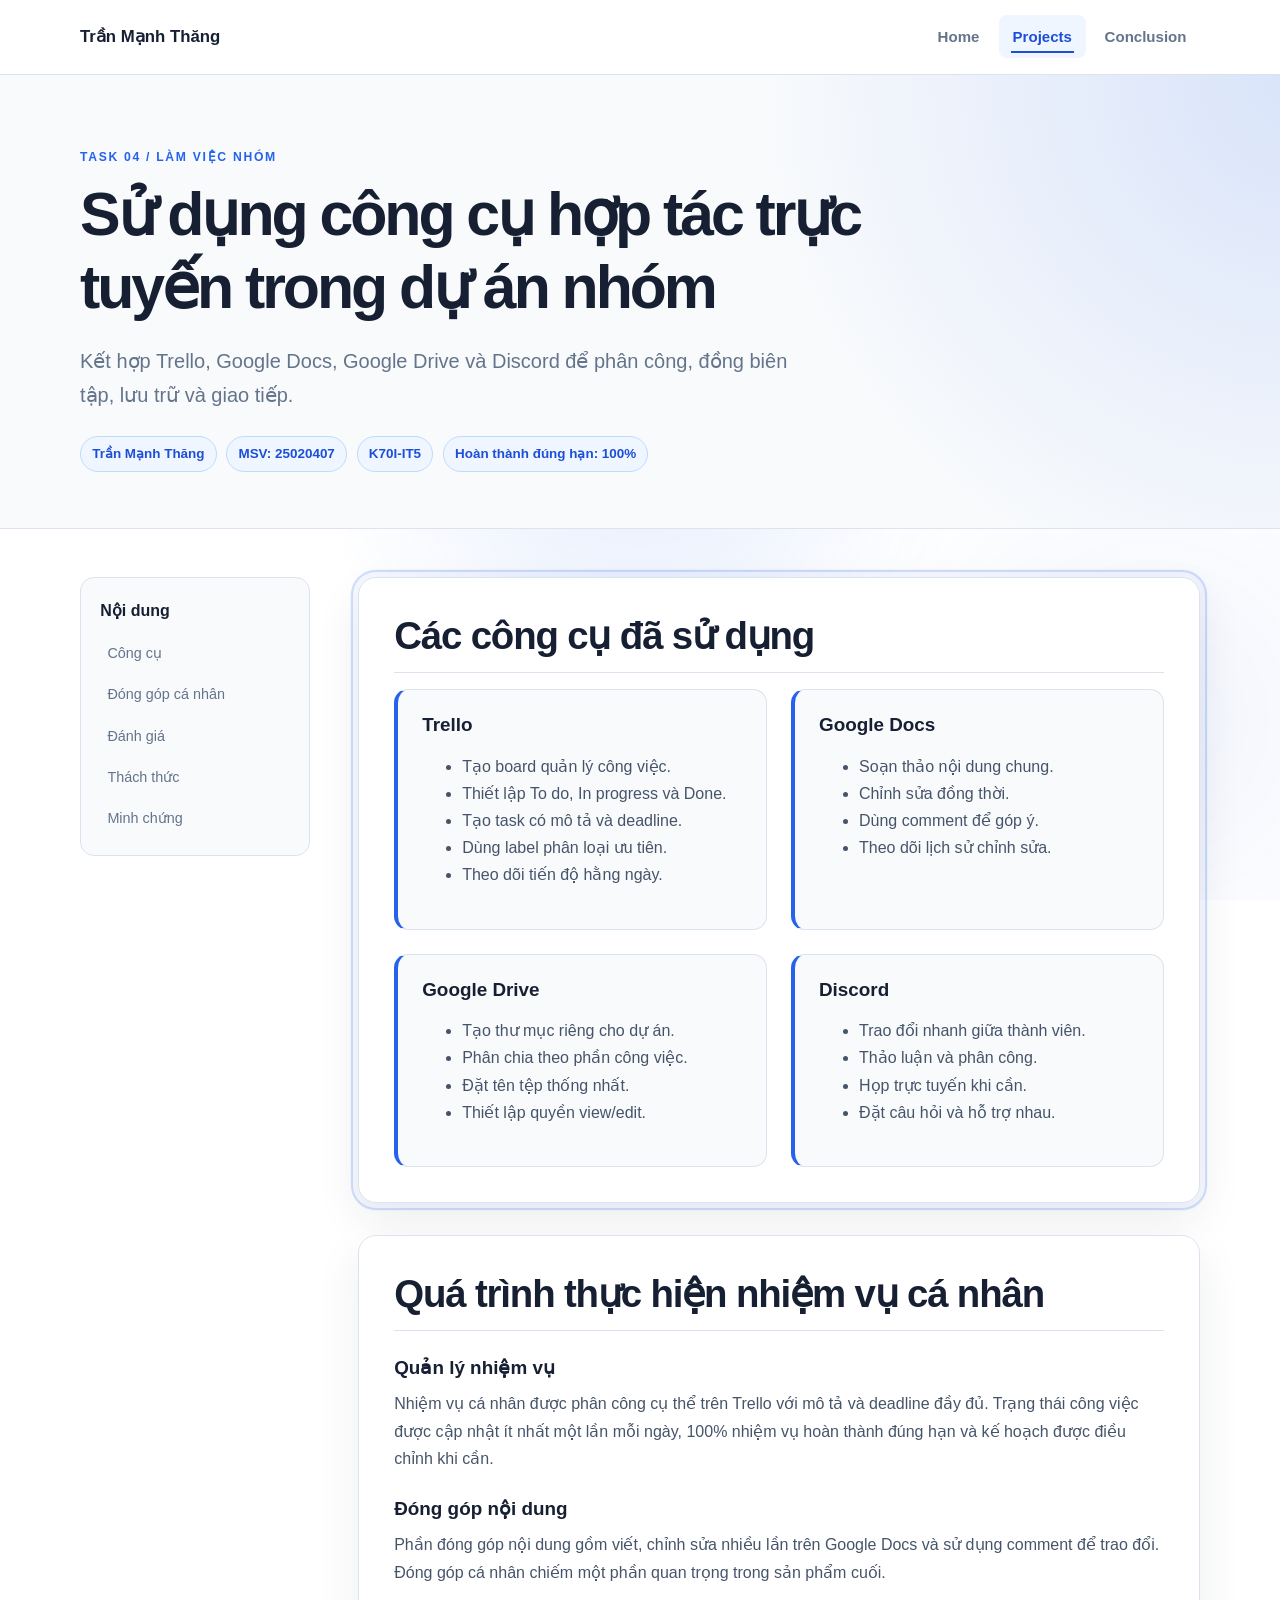
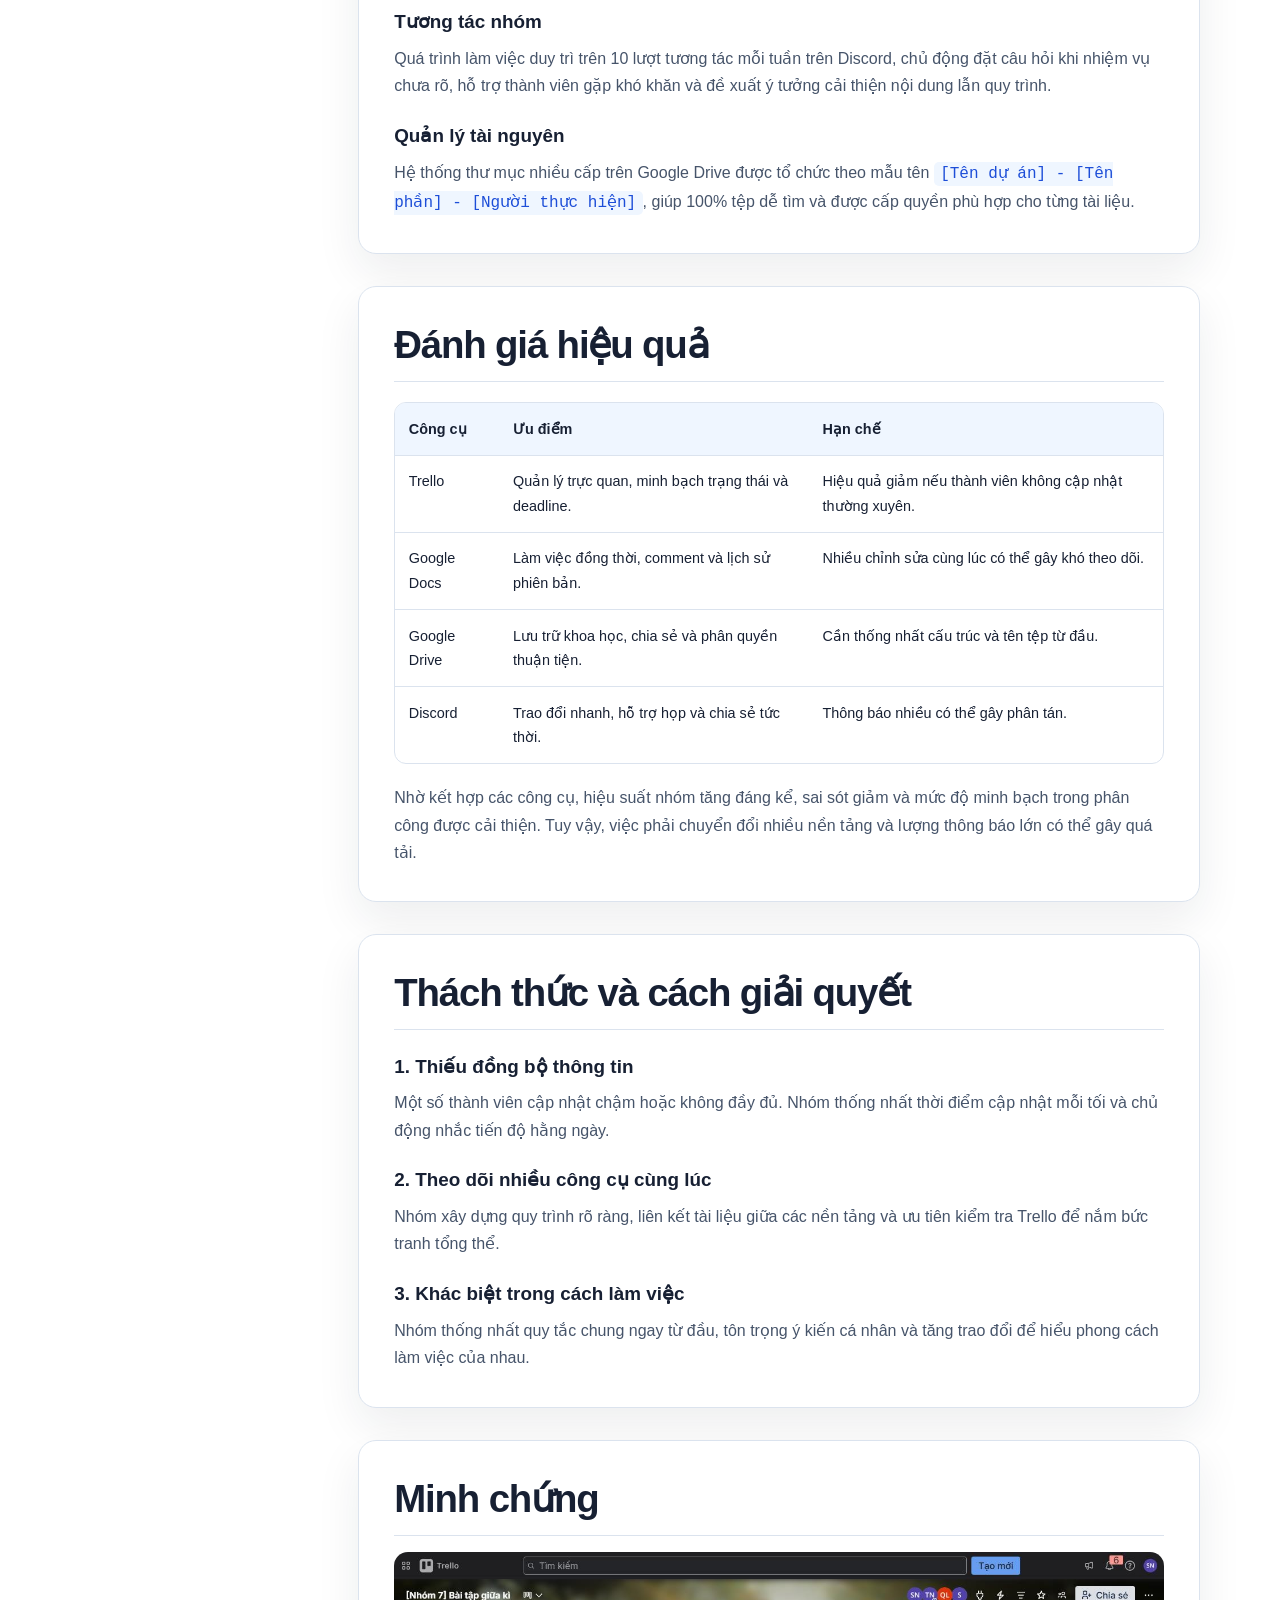
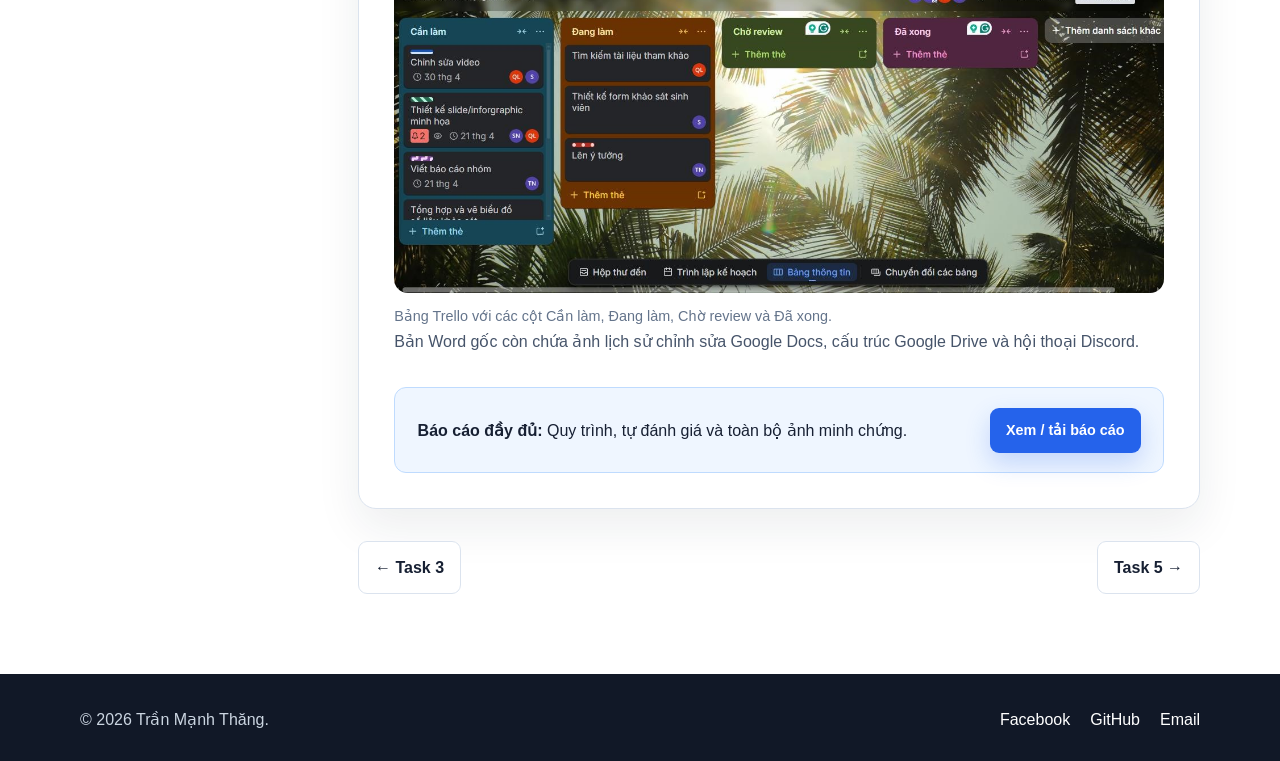
<file: task-4.html>
<!DOCTYPE html>
<html lang="vi">
<head>
    <meta charset="UTF-8">
    <meta name="viewport" content="width=device-width, initial-scale=1.0">
    <meta name="description" content="Task 4 - Sử dụng công cụ hợp tác trực tuyến trong dự án nhóm.">
    <title>Task 4 | Hợp tác trực tuyến</title>
    <link rel="stylesheet" href="style.css?v=20260608">
    <link rel="stylesheet" href="effects.css?v=20260608h">
    <script src="effects.js?v=20260608h" defer></script>
</head>
<body>
    <a class="skip-link" href="#main-content">Đi đến nội dung chính</a>
    <header class="site-header"><div class="container nav-wrapper"><a class="brand" href="index.html">Trần Mạnh Thăng</a><nav aria-label="Điều hướng chính"><ul class="nav-list"><li><a href="index.html">Home</a></li><li><a class="active" href="portfolio.html">Projects</a></li><li><a href="conclusion.html">Conclusion</a></li></ul></nav></div></header>
    <main id="main-content">
        <section class="report-hero"><div class="container"><p class="eyebrow">Task 04 / Làm việc nhóm</p><h1>Sử dụng công cụ hợp tác trực tuyến trong dự án nhóm</h1><p class="lead">Kết hợp Trello, Google Docs, Google Drive và Discord để phân công, đồng biên tập, lưu trữ và giao tiếp.</p><div class="report-kicker"><span>Trần Mạnh Thăng</span><span>MSV: 25020407</span><span>K70I-IT5</span><span>Hoàn thành đúng hạn: 100%</span></div></div></section>
        <div class="container report-layout">
            <aside class="report-toc"><strong>Nội dung</strong><ul><li><a href="#tools">Công cụ</a></li><li><a href="#contribution">Đóng góp cá nhân</a></li><li><a href="#evaluation">Đánh giá</a></li><li><a href="#challenges">Thách thức</a></li><li><a href="#evidence">Minh chứng</a></li></ul></aside>
            <div class="report-body">
                <section id="tools" class="report-section">
                    <h2>Các công cụ đã sử dụng</h2>
                    <div class="card-grid two-columns">
                        <article class="analysis-box"><h3>Trello</h3><ul><li>Tạo board quản lý công việc.</li><li>Thiết lập To do, In progress và Done.</li><li>Tạo task có mô tả và deadline.</li><li>Dùng label phân loại ưu tiên.</li><li>Theo dõi tiến độ hằng ngày.</li></ul></article>
                        <article class="analysis-box"><h3>Google Docs</h3><ul><li>Soạn thảo nội dung chung.</li><li>Chỉnh sửa đồng thời.</li><li>Dùng comment để góp ý.</li><li>Theo dõi lịch sử chỉnh sửa.</li></ul></article>
                        <article class="analysis-box"><h3>Google Drive</h3><ul><li>Tạo thư mục riêng cho dự án.</li><li>Phân chia theo phần công việc.</li><li>Đặt tên tệp thống nhất.</li><li>Thiết lập quyền view/edit.</li></ul></article>
                        <article class="analysis-box"><h3>Discord</h3><ul><li>Trao đổi nhanh giữa thành viên.</li><li>Thảo luận và phân công.</li><li>Họp trực tuyến khi cần.</li><li>Đặt câu hỏi và hỗ trợ nhau.</li></ul></article>
                    </div>
                </section>
                <section id="contribution" class="report-section">
                    <h2>Quá trình thực hiện nhiệm vụ cá nhân</h2>
                    <h3>Quản lý nhiệm vụ</h3>
                    <p>Nhiệm vụ cá nhân được phân công cụ thể trên Trello với mô tả và deadline đầy đủ. Trạng thái công việc được cập nhật ít nhất một lần mỗi ngày, 100% nhiệm vụ hoàn thành đúng hạn và kế hoạch được điều chỉnh khi cần.</p>
                    <h3>Đóng góp nội dung</h3>
                    <p>Phần đóng góp nội dung gồm viết, chỉnh sửa nhiều lần trên Google Docs và sử dụng comment để trao đổi. Đóng góp cá nhân chiếm một phần quan trọng trong sản phẩm cuối.</p>
                    <h3>Tương tác nhóm</h3>
                    <p>Quá trình làm việc duy trì trên 10 lượt tương tác mỗi tuần trên Discord, chủ động đặt câu hỏi khi nhiệm vụ chưa rõ, hỗ trợ thành viên gặp khó khăn và đề xuất ý tưởng cải thiện nội dung lẫn quy trình.</p>
                    <h3>Quản lý tài nguyên</h3>
                    <p>Hệ thống thư mục nhiều cấp trên Google Drive được tổ chức theo mẫu tên <code>[Tên dự án] - [Tên phần] - [Người thực hiện]</code>, giúp 100% tệp dễ tìm và được cấp quyền phù hợp cho từng tài liệu.</p>
                </section>
                <section id="evaluation" class="report-section">
                    <h2>Đánh giá hiệu quả</h2>
                    <div class="table-scroll"><table class="report-table"><thead><tr><th>Công cụ</th><th>Ưu điểm</th><th>Hạn chế</th></tr></thead><tbody>
                        <tr><td>Trello</td><td>Quản lý trực quan, minh bạch trạng thái và deadline.</td><td>Hiệu quả giảm nếu thành viên không cập nhật thường xuyên.</td></tr>
                        <tr><td>Google Docs</td><td>Làm việc đồng thời, comment và lịch sử phiên bản.</td><td>Nhiều chỉnh sửa cùng lúc có thể gây khó theo dõi.</td></tr>
                        <tr><td>Google Drive</td><td>Lưu trữ khoa học, chia sẻ và phân quyền thuận tiện.</td><td>Cần thống nhất cấu trúc và tên tệp từ đầu.</td></tr>
                        <tr><td>Discord</td><td>Trao đổi nhanh, hỗ trợ họp và chia sẻ tức thời.</td><td>Thông báo nhiều có thể gây phân tán.</td></tr>
                    </tbody></table></div>
                    <p>Nhờ kết hợp các công cụ, hiệu suất nhóm tăng đáng kể, sai sót giảm và mức độ minh bạch trong phân công được cải thiện. Tuy vậy, việc phải chuyển đổi nhiều nền tảng và lượng thông báo lớn có thể gây quá tải.</p>
                </section>
                <section id="challenges" class="report-section">
                    <h2>Thách thức và cách giải quyết</h2>
                    <h3>1. Thiếu đồng bộ thông tin</h3><p>Một số thành viên cập nhật chậm hoặc không đầy đủ. Nhóm thống nhất thời điểm cập nhật mỗi tối và chủ động nhắc tiến độ hằng ngày.</p>
                    <h3>2. Theo dõi nhiều công cụ cùng lúc</h3><p>Nhóm xây dựng quy trình rõ ràng, liên kết tài liệu giữa các nền tảng và ưu tiên kiểm tra Trello để nắm bức tranh tổng thể.</p>
                    <h3>3. Khác biệt trong cách làm việc</h3><p>Nhóm thống nhất quy tắc chung ngay từ đầu, tôn trọng ý kiến cá nhân và tăng trao đổi để hiểu phong cách làm việc của nhau.</p>
                </section>
                <section id="evidence" class="report-section">
                    <h2>Minh chứng</h2>
                    <figure><img src="assets/images/task-4.jpg" alt="Bảng Trello dự án nhóm"><figcaption>Bảng Trello với các cột Cần làm, Đang làm, Chờ review và Đã xong.</figcaption></figure>
                    <p>Bản Word gốc còn chứa ảnh lịch sử chỉnh sửa Google Docs, cấu trúc Google Drive và hội thoại Discord.</p>
                    <div class="download-panel"><p><strong>Báo cáo đầy đủ:</strong> Quy trình, tự đánh giá và toàn bộ ảnh minh chứng.</p><a class="button button-small" href="assets/documents/task-4.docx">Xem / tải báo cáo</a></div>
                </section>
                <nav class="task-pagination"><a href="task-3.html">← Task 3</a><a href="task-5.html">Task 5 →</a></nav>
            </div>
        </div>
    </main>
    <footer class="site-footer"><div class="container footer-wrapper"><p>&copy; 2026 Trần Mạnh Thăng.</p><ul class="social-links"><li><a href="https://www.facebook.com/thang.tranmanh.7528" target="_blank" rel="noopener noreferrer">Facebook</a></li><li><a href="https://github.com/HenryMarcos" target="_blank" rel="noopener noreferrer">GitHub</a></li><li><a href="mailto:25022016@vnu.edu.vn">Email</a></li></ul></div></footer>
</body>
</html>
</file>
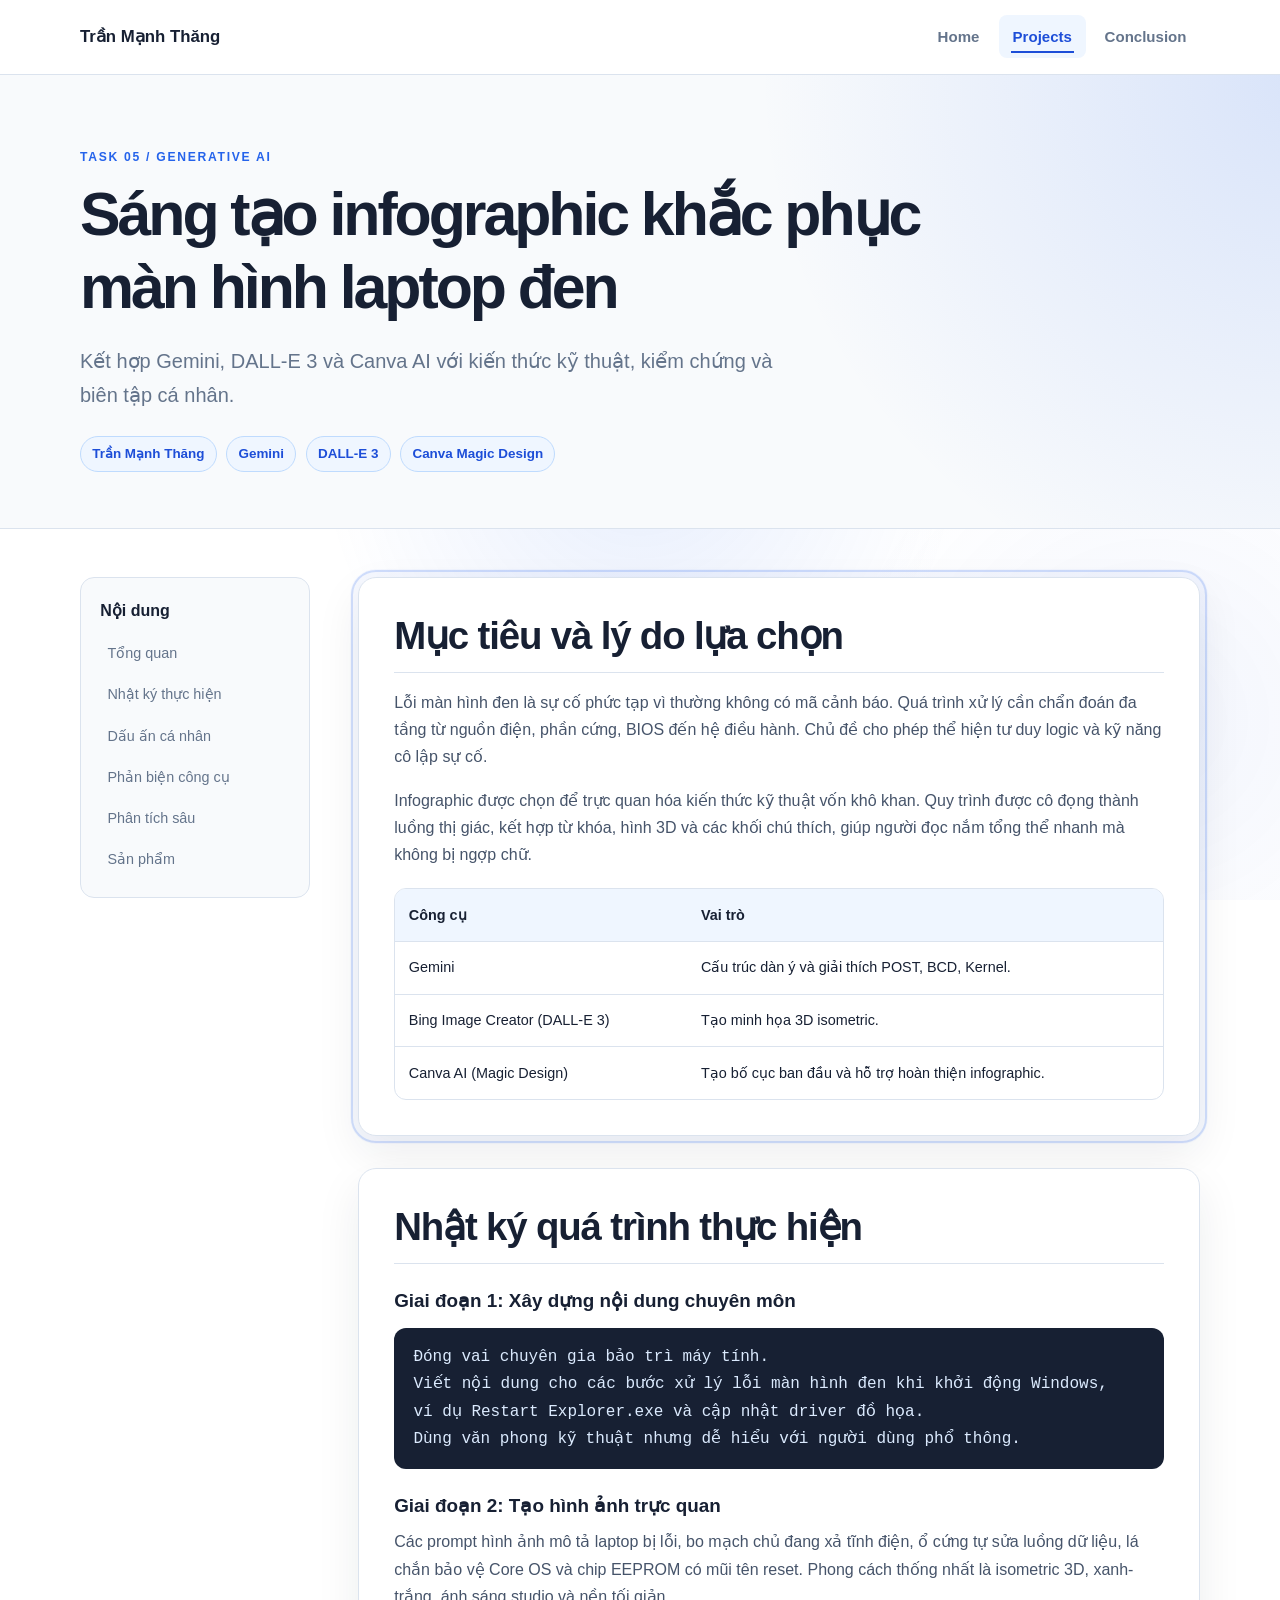
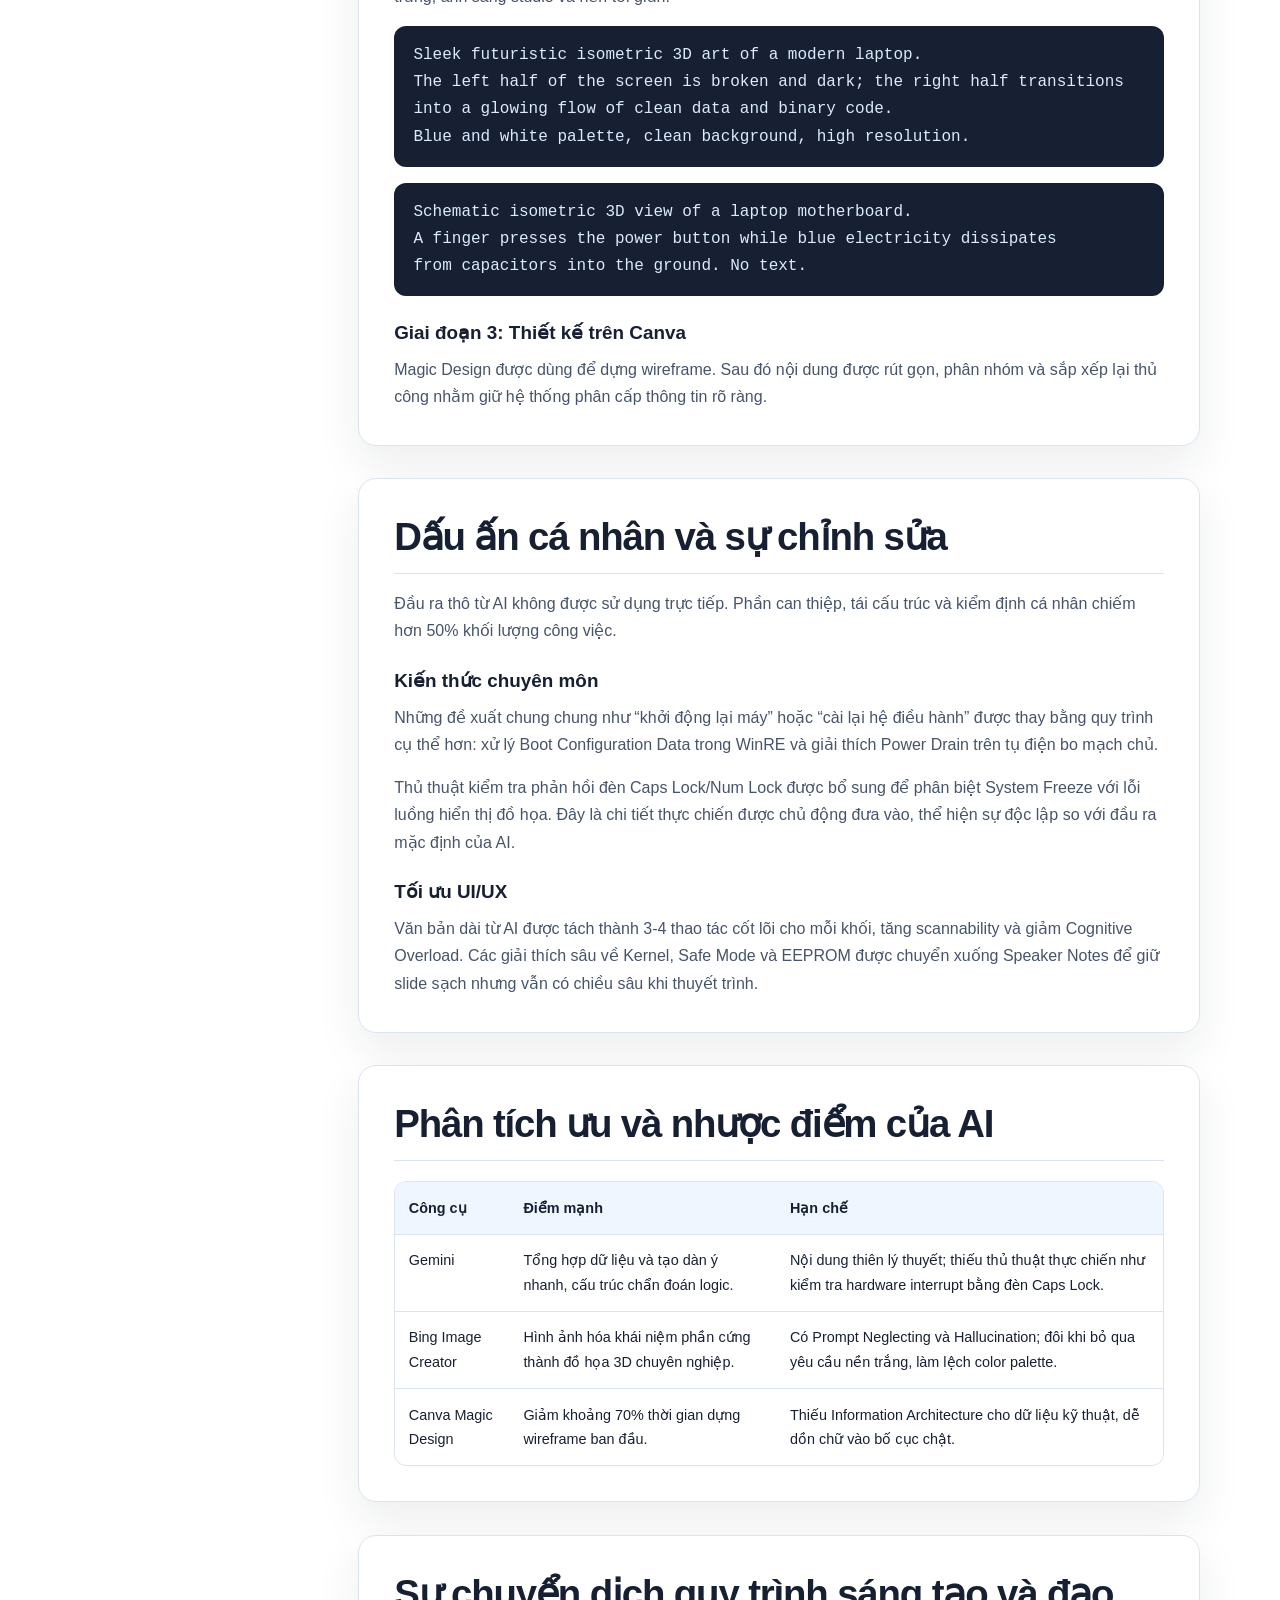
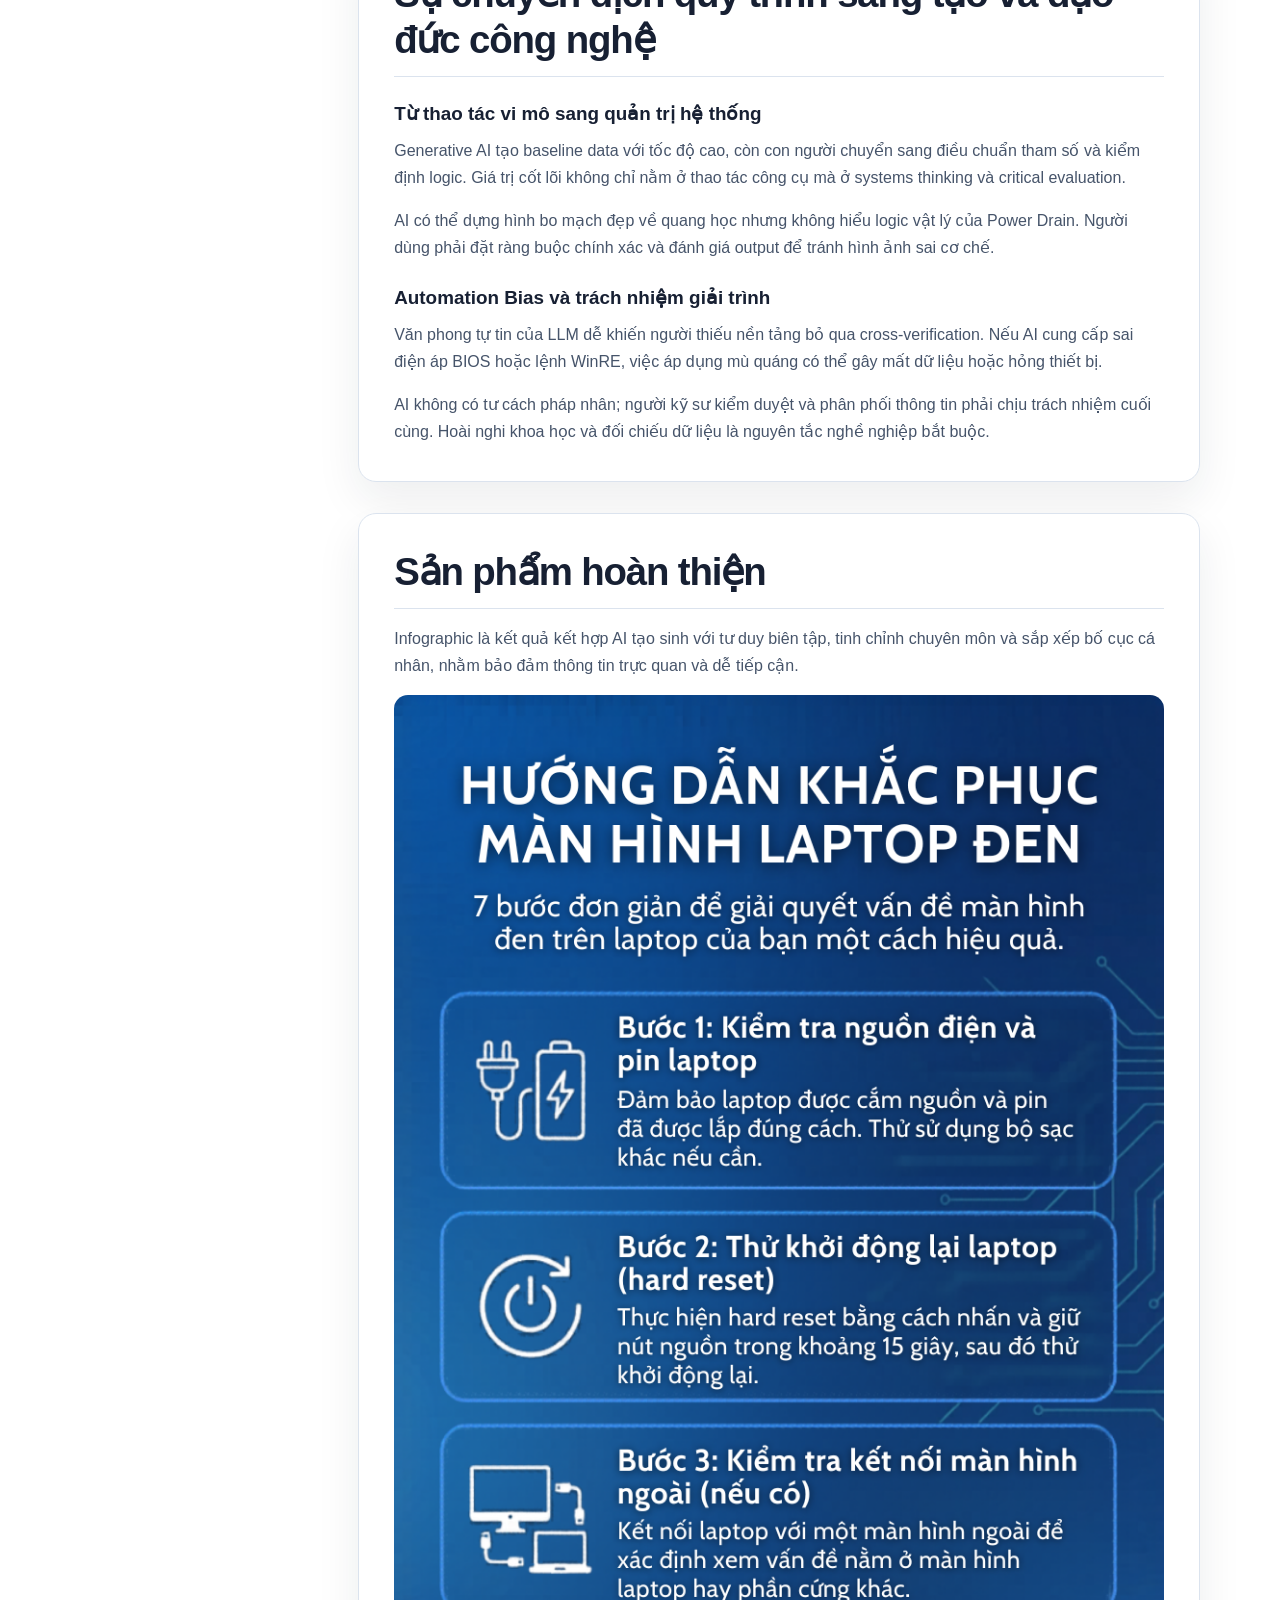
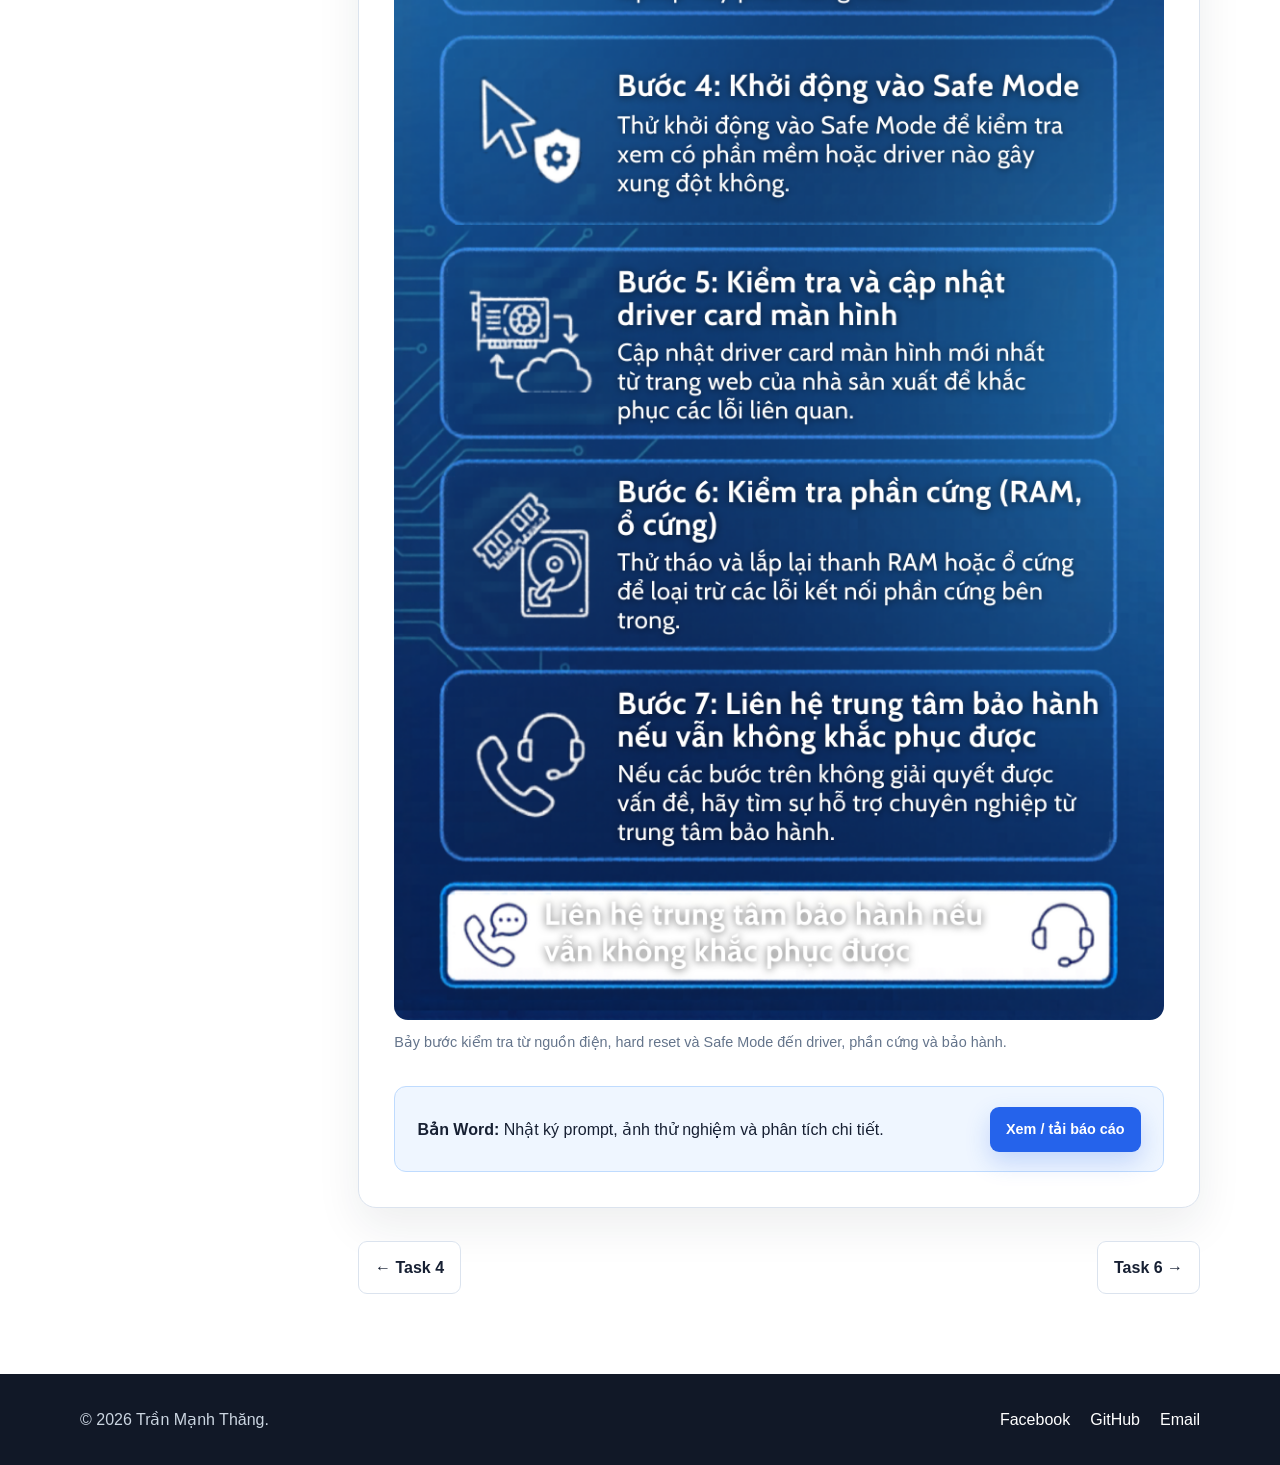
<file: task-5.html>
<!DOCTYPE html>
<html lang="vi">
<head>
    <meta charset="UTF-8">
    <meta name="viewport" content="width=device-width, initial-scale=1.0">
    <meta name="description" content="Task 5 - Sử dụng AI tạo sinh hỗ trợ sáng tạo nội dung.">
    <title>Task 5 | Sáng tạo nội dung với AI</title>
    <link rel="stylesheet" href="style.css?v=20260608">
    <link rel="stylesheet" href="effects.css?v=20260608h">
    <script src="effects.js?v=20260608h" defer></script>
</head>
<body>
    <a class="skip-link" href="#main-content">Đi đến nội dung chính</a>
    <header class="site-header"><div class="container nav-wrapper"><a class="brand" href="index.html">Trần Mạnh Thăng</a><nav aria-label="Điều hướng chính"><ul class="nav-list"><li><a href="index.html">Home</a></li><li><a class="active" href="portfolio.html">Projects</a></li><li><a href="conclusion.html">Conclusion</a></li></ul></nav></div></header>
    <main id="main-content">
        <section class="report-hero"><div class="container"><p class="eyebrow">Task 05 / Generative AI</p><h1>Sáng tạo infographic khắc phục màn hình laptop đen</h1><p class="lead">Kết hợp Gemini, DALL-E 3 và Canva AI với kiến thức kỹ thuật, kiểm chứng và biên tập cá nhân.</p><div class="report-kicker"><span>Trần Mạnh Thăng</span><span>Gemini</span><span>DALL-E 3</span><span>Canva Magic Design</span></div></div></section>
        <div class="container report-layout">
            <aside class="report-toc"><strong>Nội dung</strong><ul><li><a href="#overview">Tổng quan</a></li><li><a href="#process">Nhật ký thực hiện</a></li><li><a href="#personal">Dấu ấn cá nhân</a></li><li><a href="#critique">Phản biện công cụ</a></li><li><a href="#ethics">Phân tích sâu</a></li><li><a href="#product">Sản phẩm</a></li></ul></aside>
            <div class="report-body">
                <section id="overview" class="report-section">
                    <h2>Mục tiêu và lý do lựa chọn</h2>
                    <p>Lỗi màn hình đen là sự cố phức tạp vì thường không có mã cảnh báo. Quá trình xử lý cần chẩn đoán đa tầng từ nguồn điện, phần cứng, BIOS đến hệ điều hành. Chủ đề cho phép thể hiện tư duy logic và kỹ năng cô lập sự cố.</p>
                    <p>Infographic được chọn để trực quan hóa kiến thức kỹ thuật vốn khô khan. Quy trình được cô đọng thành luồng thị giác, kết hợp từ khóa, hình 3D và các khối chú thích, giúp người đọc nắm tổng thể nhanh mà không bị ngợp chữ.</p>
                    <div class="table-scroll"><table class="report-table"><thead><tr><th>Công cụ</th><th>Vai trò</th></tr></thead><tbody>
                        <tr><td>Gemini</td><td>Cấu trúc dàn ý và giải thích POST, BCD, Kernel.</td></tr>
                        <tr><td>Bing Image Creator (DALL-E 3)</td><td>Tạo minh họa 3D isometric.</td></tr>
                        <tr><td>Canva AI (Magic Design)</td><td>Tạo bố cục ban đầu và hỗ trợ hoàn thiện infographic.</td></tr>
                    </tbody></table></div>
                </section>
                <section id="process" class="report-section">
                    <h2>Nhật ký quá trình thực hiện</h2>
                    <h3>Giai đoạn 1: Xây dựng nội dung chuyên môn</h3>
                    <pre class="prompt-sample">Đóng vai chuyên gia bảo trì máy tính.
Viết nội dung cho các bước xử lý lỗi màn hình đen khi khởi động Windows,
ví dụ Restart Explorer.exe và cập nhật driver đồ họa.
Dùng văn phong kỹ thuật nhưng dễ hiểu với người dùng phổ thông.</pre>
                    <h3>Giai đoạn 2: Tạo hình ảnh trực quan</h3>
                    <p>Các prompt hình ảnh mô tả laptop bị lỗi, bo mạch chủ đang xả tĩnh điện, ổ cứng tự sửa luồng dữ liệu, lá chắn bảo vệ Core OS và chip EEPROM có mũi tên reset. Phong cách thống nhất là isometric 3D, xanh-trắng, ánh sáng studio và nền tối giản.</p>
                    <pre class="prompt-sample">Sleek futuristic isometric 3D art of a modern laptop.
The left half of the screen is broken and dark; the right half transitions
into a glowing flow of clean data and binary code.
Blue and white palette, clean background, high resolution.</pre>
                    <pre class="prompt-sample">Schematic isometric 3D view of a laptop motherboard.
A finger presses the power button while blue electricity dissipates
from capacitors into the ground. No text.</pre>
                    <h3>Giai đoạn 3: Thiết kế trên Canva</h3>
                    <p>Magic Design được dùng để dựng wireframe. Sau đó nội dung được rút gọn, phân nhóm và sắp xếp lại thủ công nhằm giữ hệ thống phân cấp thông tin rõ ràng.</p>
                </section>
                <section id="personal" class="report-section">
                    <h2>Dấu ấn cá nhân và sự chỉnh sửa</h2>
                    <p>Đầu ra thô từ AI không được sử dụng trực tiếp. Phần can thiệp, tái cấu trúc và kiểm định cá nhân chiếm hơn 50% khối lượng công việc.</p>
                    <h3>Kiến thức chuyên môn</h3>
                    <p>Những đề xuất chung chung như “khởi động lại máy” hoặc “cài lại hệ điều hành” được thay bằng quy trình cụ thể hơn: xử lý Boot Configuration Data trong WinRE và giải thích Power Drain trên tụ điện bo mạch chủ.</p>
                    <p>Thủ thuật kiểm tra phản hồi đèn Caps Lock/Num Lock được bổ sung để phân biệt System Freeze với lỗi luồng hiển thị đồ họa. Đây là chi tiết thực chiến được chủ động đưa vào, thể hiện sự độc lập so với đầu ra mặc định của AI.</p>
                    <h3>Tối ưu UI/UX</h3>
                    <p>Văn bản dài từ AI được tách thành 3-4 thao tác cốt lõi cho mỗi khối, tăng scannability và giảm Cognitive Overload. Các giải thích sâu về Kernel, Safe Mode và EEPROM được chuyển xuống Speaker Notes để giữ slide sạch nhưng vẫn có chiều sâu khi thuyết trình.</p>
                </section>
                <section id="critique" class="report-section">
                    <h2>Phân tích ưu và nhược điểm của AI</h2>
                    <div class="table-scroll"><table class="report-table"><thead><tr><th>Công cụ</th><th>Điểm mạnh</th><th>Hạn chế</th></tr></thead><tbody>
                        <tr><td>Gemini</td><td>Tổng hợp dữ liệu và tạo dàn ý nhanh, cấu trúc chẩn đoán logic.</td><td>Nội dung thiên lý thuyết; thiếu thủ thuật thực chiến như kiểm tra hardware interrupt bằng đèn Caps Lock.</td></tr>
                        <tr><td>Bing Image Creator</td><td>Hình ảnh hóa khái niệm phần cứng thành đồ họa 3D chuyên nghiệp.</td><td>Có Prompt Neglecting và Hallucination; đôi khi bỏ qua yêu cầu nền trắng, làm lệch color palette.</td></tr>
                        <tr><td>Canva Magic Design</td><td>Giảm khoảng 70% thời gian dựng wireframe ban đầu.</td><td>Thiếu Information Architecture cho dữ liệu kỹ thuật, dễ dồn chữ vào bố cục chật.</td></tr>
                    </tbody></table></div>
                </section>
                <section id="ethics" class="report-section">
                    <h2>Sự chuyển dịch quy trình sáng tạo và đạo đức công nghệ</h2>
                    <h3>Từ thao tác vi mô sang quản trị hệ thống</h3>
                    <p>Generative AI tạo baseline data với tốc độ cao, còn con người chuyển sang điều chuẩn tham số và kiểm định logic. Giá trị cốt lõi không chỉ nằm ở thao tác công cụ mà ở systems thinking và critical evaluation.</p>
                    <p>AI có thể dựng hình bo mạch đẹp về quang học nhưng không hiểu logic vật lý của Power Drain. Người dùng phải đặt ràng buộc chính xác và đánh giá output để tránh hình ảnh sai cơ chế.</p>
                    <h3>Automation Bias và trách nhiệm giải trình</h3>
                    <p>Văn phong tự tin của LLM dễ khiến người thiếu nền tảng bỏ qua cross-verification. Nếu AI cung cấp sai điện áp BIOS hoặc lệnh WinRE, việc áp dụng mù quáng có thể gây mất dữ liệu hoặc hỏng thiết bị.</p>
                    <p>AI không có tư cách pháp nhân; người kỹ sư kiểm duyệt và phân phối thông tin phải chịu trách nhiệm cuối cùng. Hoài nghi khoa học và đối chiếu dữ liệu là nguyên tắc nghề nghiệp bắt buộc.</p>
                </section>
                <section id="product" class="report-section">
                    <h2>Sản phẩm hoàn thiện</h2>
                    <p>Infographic là kết quả kết hợp AI tạo sinh với tư duy biên tập, tinh chỉnh chuyên môn và sắp xếp bố cục cá nhân, nhằm bảo đảm thông tin trực quan và dễ tiếp cận.</p>
                    <figure><img src="assets/images/task-5.png" alt="Infographic hướng dẫn khắc phục màn hình laptop đen"><figcaption>Bảy bước kiểm tra từ nguồn điện, hard reset và Safe Mode đến driver, phần cứng và bảo hành.</figcaption></figure>
                    <div class="download-panel"><p><strong>Bản Word:</strong> Nhật ký prompt, ảnh thử nghiệm và phân tích chi tiết.</p><a class="button button-small" href="assets/documents/task-5.docx">Xem / tải báo cáo</a></div>
                </section>
                <nav class="task-pagination"><a href="task-4.html">← Task 4</a><a href="task-6.html">Task 6 →</a></nav>
            </div>
        </div>
    </main>
    <footer class="site-footer"><div class="container footer-wrapper"><p>&copy; 2026 Trần Mạnh Thăng.</p><ul class="social-links"><li><a href="https://www.facebook.com/thang.tranmanh.7528" target="_blank" rel="noopener noreferrer">Facebook</a></li><li><a href="https://github.com/HenryMarcos" target="_blank" rel="noopener noreferrer">GitHub</a></li><li><a href="mailto:25022016@vnu.edu.vn">Email</a></li></ul></div></footer>
</body>
</html>
</file>
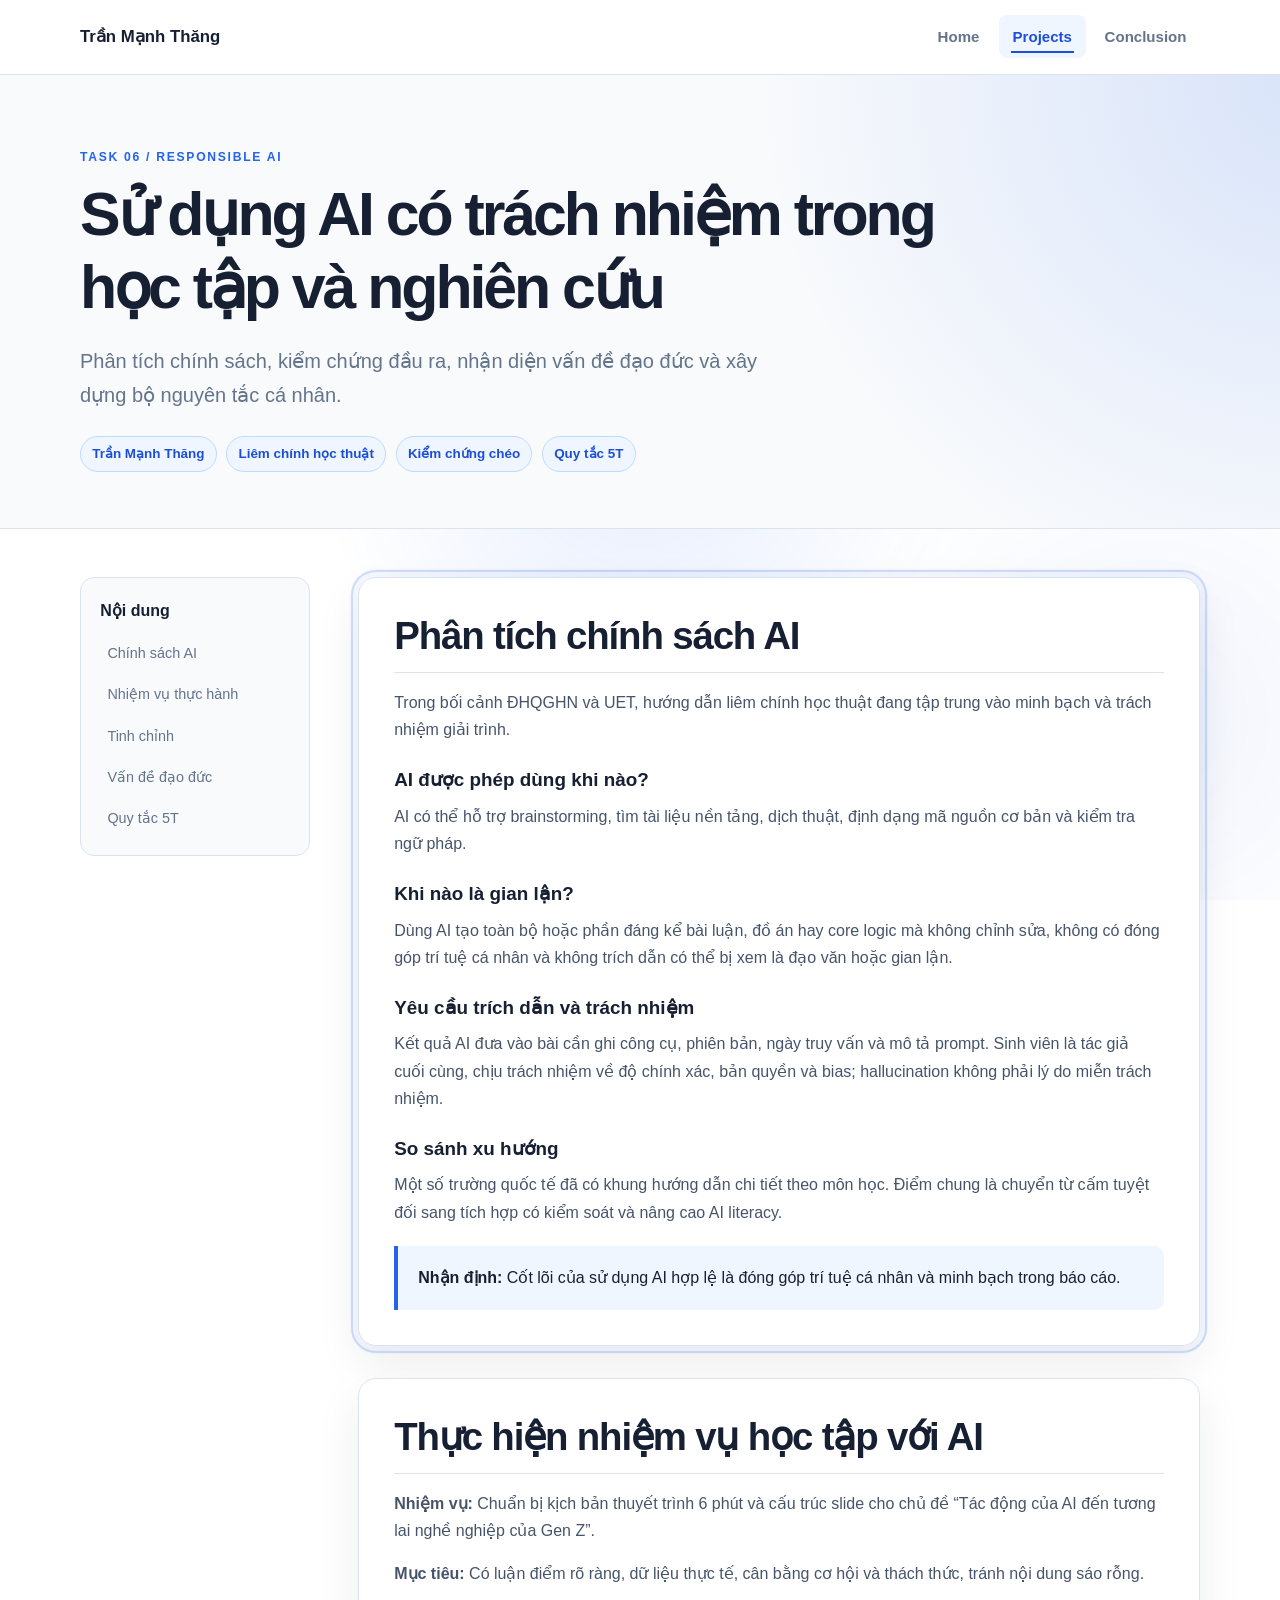
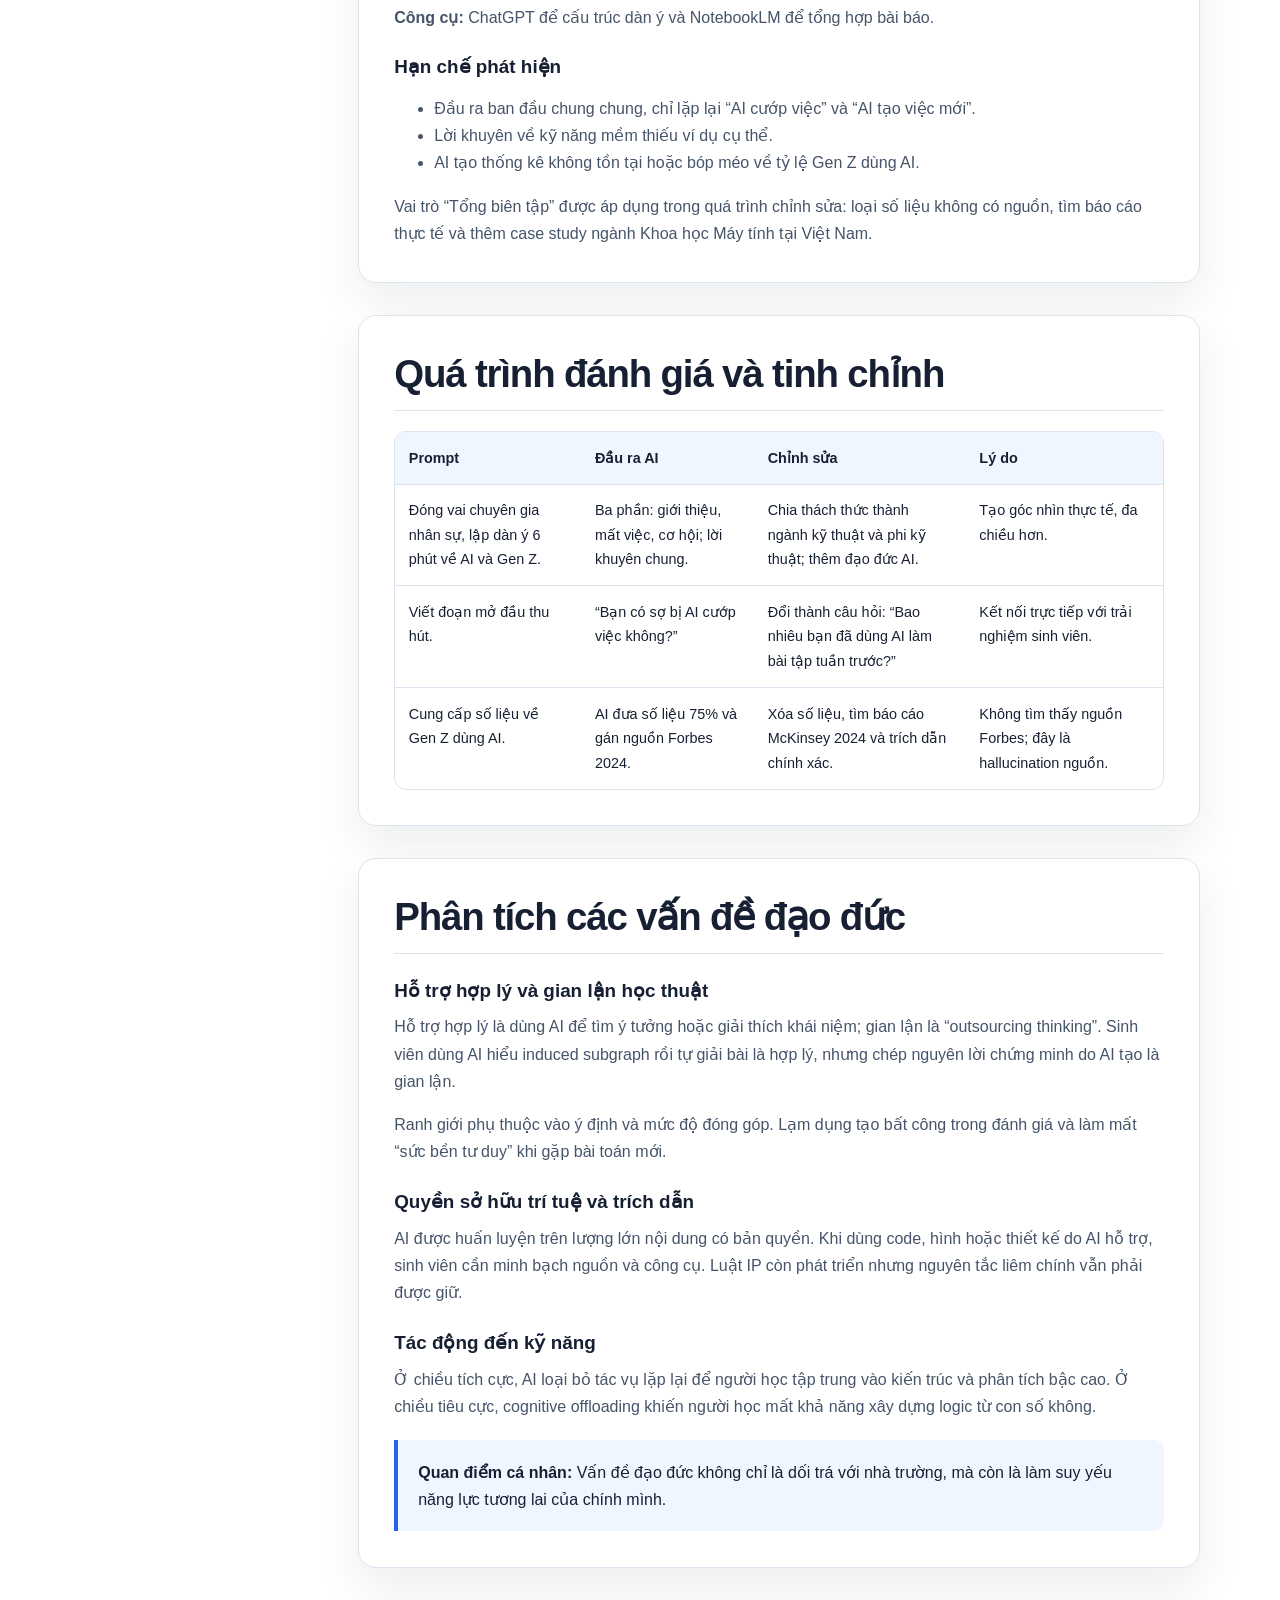
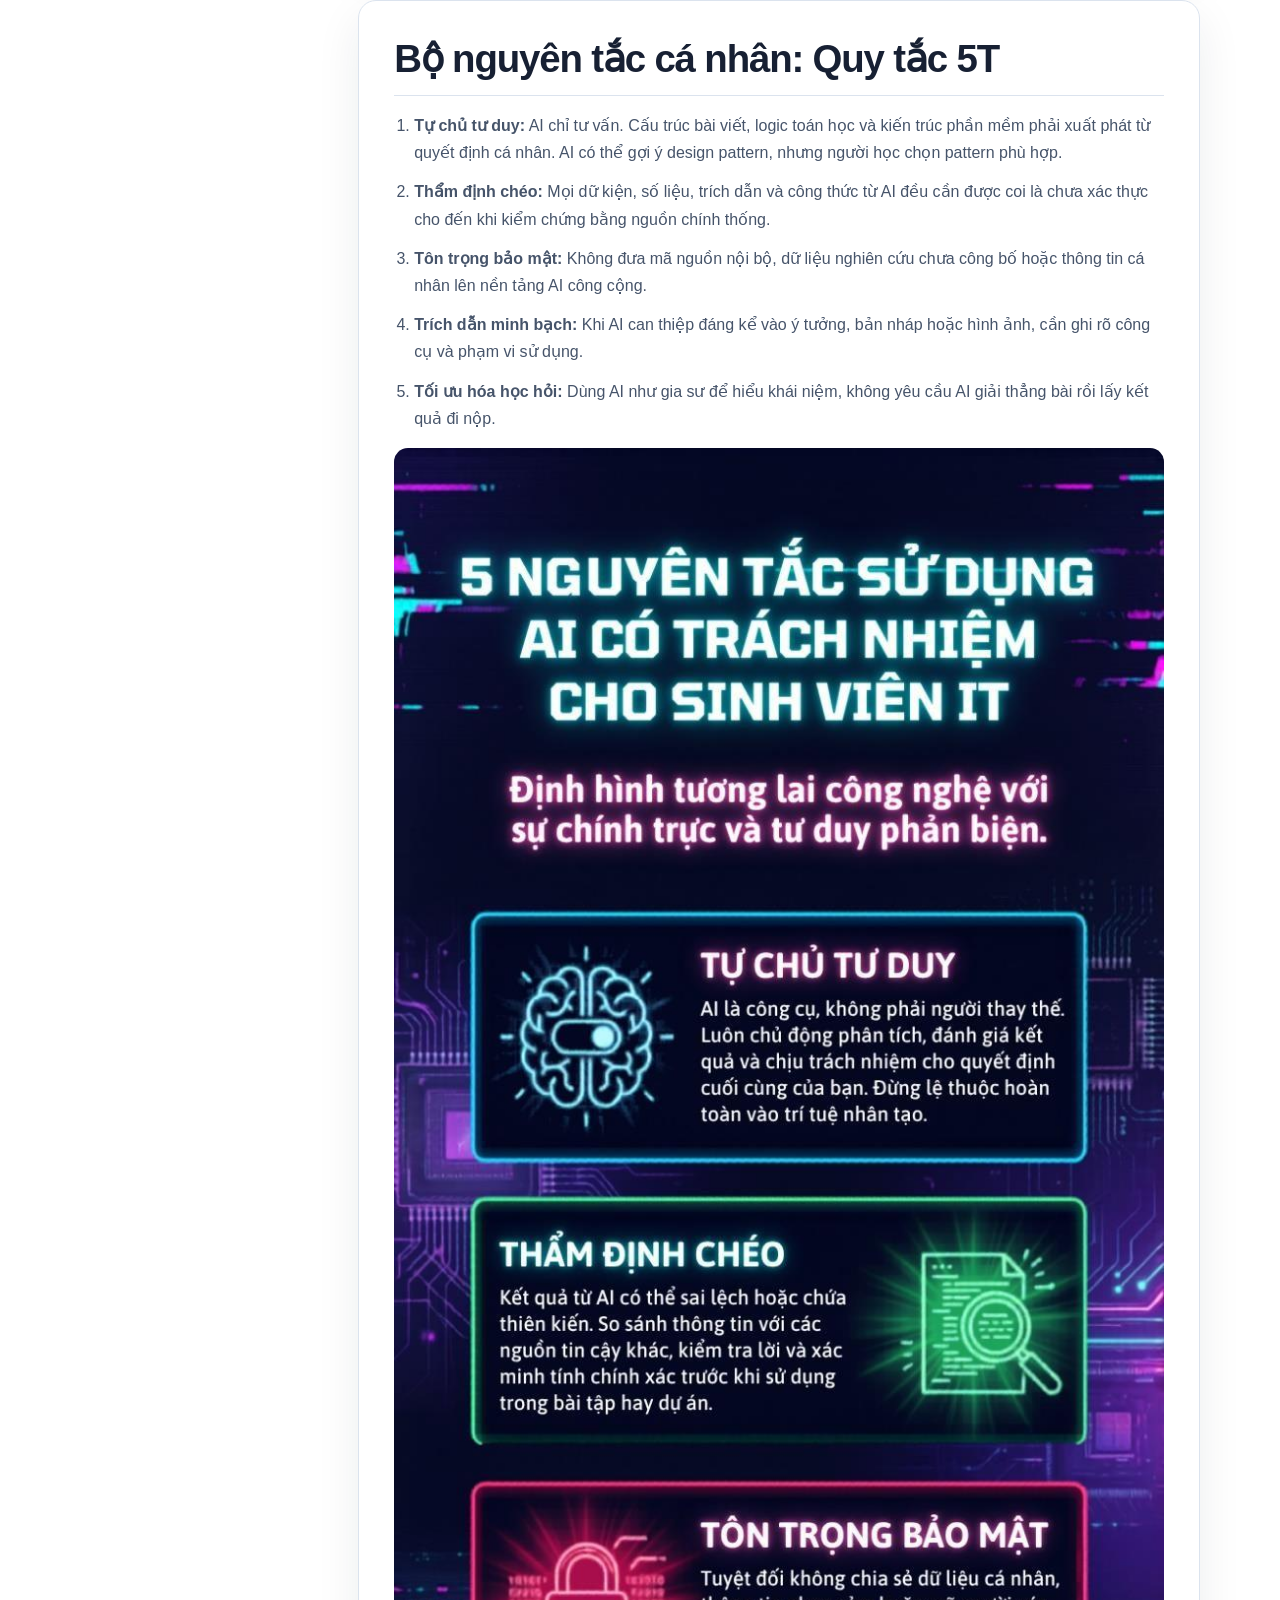
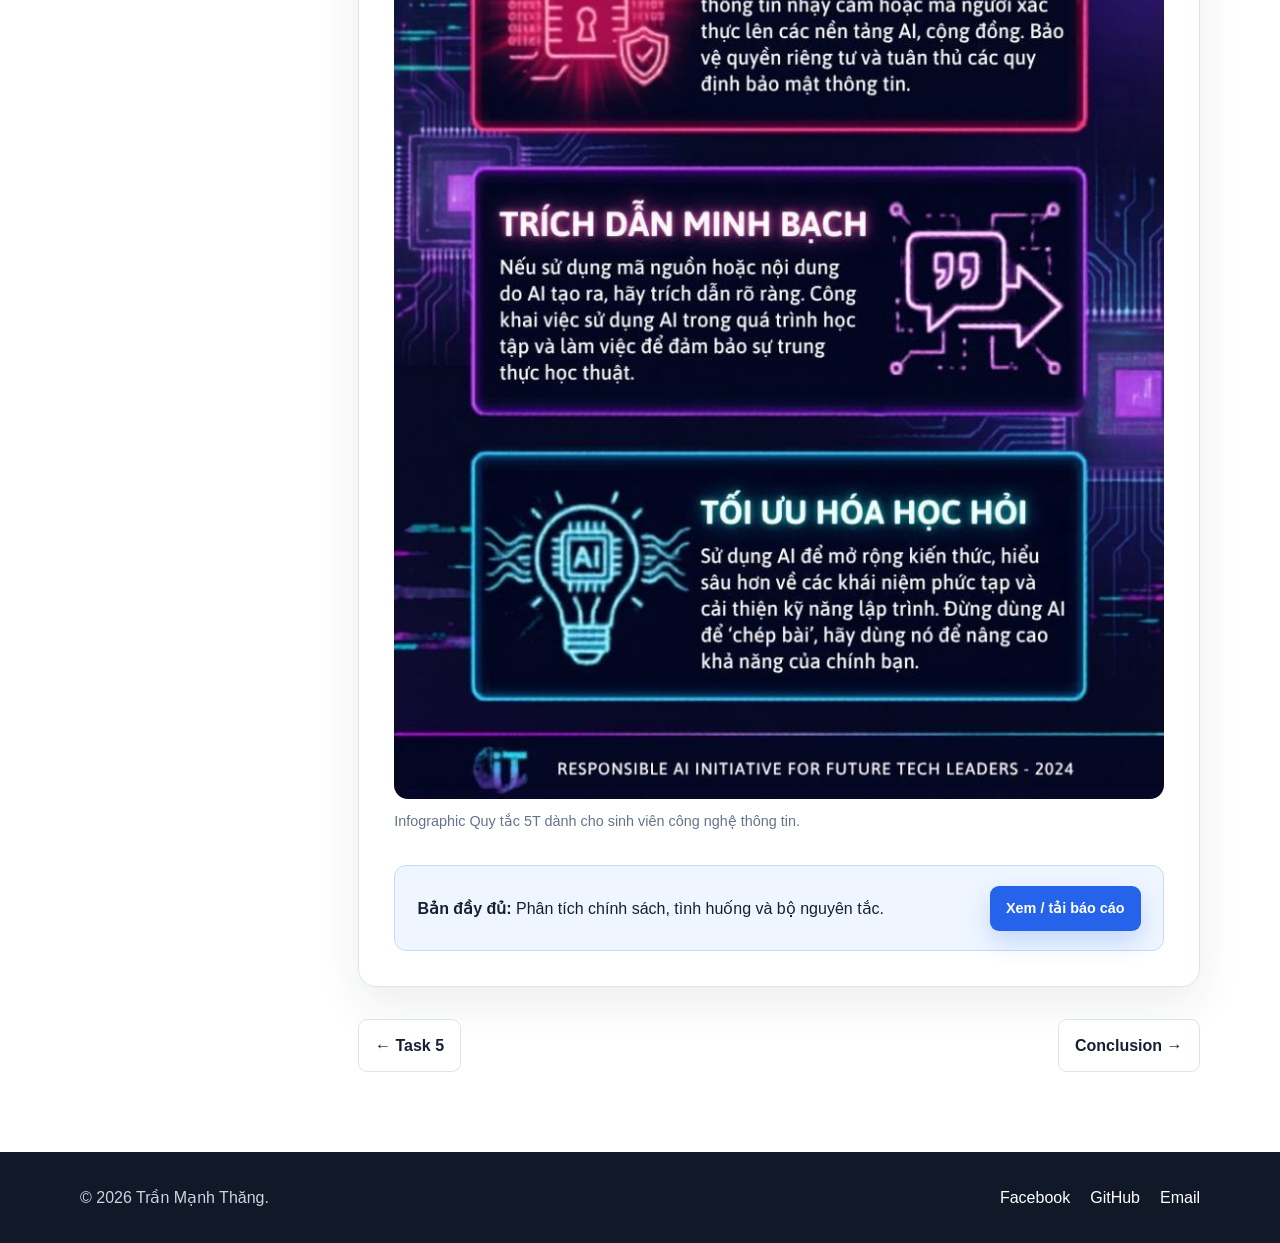
<file: task-6.html>
<!DOCTYPE html>
<html lang="vi">
<head>
    <meta charset="UTF-8">
    <meta name="viewport" content="width=device-width, initial-scale=1.0">
    <meta name="description" content="Task 6 - Sử dụng AI có trách nhiệm trong học tập và nghiên cứu.">
    <title>Task 6 | AI có trách nhiệm</title>
    <link rel="stylesheet" href="style.css?v=20260608">
    <link rel="stylesheet" href="effects.css?v=20260608h">
    <script src="effects.js?v=20260608h" defer></script>
</head>
<body>
    <a class="skip-link" href="#main-content">Đi đến nội dung chính</a>
    <header class="site-header"><div class="container nav-wrapper"><a class="brand" href="index.html">Trần Mạnh Thăng</a><nav aria-label="Điều hướng chính"><ul class="nav-list"><li><a href="index.html">Home</a></li><li><a class="active" href="portfolio.html">Projects</a></li><li><a href="conclusion.html">Conclusion</a></li></ul></nav></div></header>
    <main id="main-content">
        <section class="report-hero"><div class="container"><p class="eyebrow">Task 06 / Responsible AI</p><h1>Sử dụng AI có trách nhiệm trong học tập và nghiên cứu</h1><p class="lead">Phân tích chính sách, kiểm chứng đầu ra, nhận diện vấn đề đạo đức và xây dựng bộ nguyên tắc cá nhân.</p><div class="report-kicker"><span>Trần Mạnh Thăng</span><span>Liêm chính học thuật</span><span>Kiểm chứng chéo</span><span>Quy tắc 5T</span></div></div></section>
        <div class="container report-layout">
            <aside class="report-toc"><strong>Nội dung</strong><ul><li><a href="#policy">Chính sách AI</a></li><li><a href="#practice">Nhiệm vụ thực hành</a></li><li><a href="#revision">Tinh chỉnh</a></li><li><a href="#ethics">Vấn đề đạo đức</a></li><li><a href="#principles">Quy tắc 5T</a></li></ul></aside>
            <div class="report-body">
                <section id="policy" class="report-section">
                    <h2>Phân tích chính sách AI</h2>
                    <p>Trong bối cảnh ĐHQGHN và UET, hướng dẫn liêm chính học thuật đang tập trung vào minh bạch và trách nhiệm giải trình.</p>
                    <h3>AI được phép dùng khi nào?</h3><p>AI có thể hỗ trợ brainstorming, tìm tài liệu nền tảng, dịch thuật, định dạng mã nguồn cơ bản và kiểm tra ngữ pháp.</p>
                    <h3>Khi nào là gian lận?</h3><p>Dùng AI tạo toàn bộ hoặc phần đáng kể bài luận, đồ án hay core logic mà không chỉnh sửa, không có đóng góp trí tuệ cá nhân và không trích dẫn có thể bị xem là đạo văn hoặc gian lận.</p>
                    <h3>Yêu cầu trích dẫn và trách nhiệm</h3><p>Kết quả AI đưa vào bài cần ghi công cụ, phiên bản, ngày truy vấn và mô tả prompt. Sinh viên là tác giả cuối cùng, chịu trách nhiệm về độ chính xác, bản quyền và bias; hallucination không phải lý do miễn trách nhiệm.</p>
                    <h3>So sánh xu hướng</h3><p>Một số trường quốc tế đã có khung hướng dẫn chi tiết theo môn học. Điểm chung là chuyển từ cấm tuyệt đối sang tích hợp có kiểm soát và nâng cao AI literacy.</p>
                    <div class="report-callout"><p><strong>Nhận định:</strong> Cốt lõi của sử dụng AI hợp lệ là đóng góp trí tuệ cá nhân và minh bạch trong báo cáo.</p></div>
                </section>
                <section id="practice" class="report-section">
                    <h2>Thực hiện nhiệm vụ học tập với AI</h2>
                    <p><strong>Nhiệm vụ:</strong> Chuẩn bị kịch bản thuyết trình 6 phút và cấu trúc slide cho chủ đề “Tác động của AI đến tương lai nghề nghiệp của Gen Z”.</p>
                    <p><strong>Mục tiêu:</strong> Có luận điểm rõ ràng, dữ liệu thực tế, cân bằng cơ hội và thách thức, tránh nội dung sáo rỗng.</p>
                    <p><strong>Công cụ:</strong> ChatGPT để cấu trúc dàn ý và NotebookLM để tổng hợp bài báo.</p>
                    <h3>Hạn chế phát hiện</h3>
                    <ul><li>Đầu ra ban đầu chung chung, chỉ lặp lại “AI cướp việc” và “AI tạo việc mới”.</li><li>Lời khuyên về kỹ năng mềm thiếu ví dụ cụ thể.</li><li>AI tạo thống kê không tồn tại hoặc bóp méo về tỷ lệ Gen Z dùng AI.</li></ul>
                    <p>Vai trò “Tổng biên tập” được áp dụng trong quá trình chỉnh sửa: loại số liệu không có nguồn, tìm báo cáo thực tế và thêm case study ngành Khoa học Máy tính tại Việt Nam.</p>
                </section>
                <section id="revision" class="report-section">
                    <h2>Quá trình đánh giá và tinh chỉnh</h2>
                    <div class="table-scroll"><table class="report-table"><thead><tr><th>Prompt</th><th>Đầu ra AI</th><th>Chỉnh sửa</th><th>Lý do</th></tr></thead><tbody>
                        <tr><td>Đóng vai chuyên gia nhân sự, lập dàn ý 6 phút về AI và Gen Z.</td><td>Ba phần: giới thiệu, mất việc, cơ hội; lời khuyên chung.</td><td>Chia thách thức thành ngành kỹ thuật và phi kỹ thuật; thêm đạo đức AI.</td><td>Tạo góc nhìn thực tế, đa chiều hơn.</td></tr>
                        <tr><td>Viết đoạn mở đầu thu hút.</td><td>“Bạn có sợ bị AI cướp việc không?”</td><td>Đổi thành câu hỏi: “Bao nhiêu bạn đã dùng AI làm bài tập tuần trước?”</td><td>Kết nối trực tiếp với trải nghiệm sinh viên.</td></tr>
                        <tr><td>Cung cấp số liệu về Gen Z dùng AI.</td><td>AI đưa số liệu 75% và gán nguồn Forbes 2024.</td><td>Xóa số liệu, tìm báo cáo McKinsey 2024 và trích dẫn chính xác.</td><td>Không tìm thấy nguồn Forbes; đây là hallucination nguồn.</td></tr>
                    </tbody></table></div>
                </section>
                <section id="ethics" class="report-section">
                    <h2>Phân tích các vấn đề đạo đức</h2>
                    <h3>Hỗ trợ hợp lý và gian lận học thuật</h3>
                    <p>Hỗ trợ hợp lý là dùng AI để tìm ý tưởng hoặc giải thích khái niệm; gian lận là “outsourcing thinking”. Sinh viên dùng AI hiểu induced subgraph rồi tự giải bài là hợp lý, nhưng chép nguyên lời chứng minh do AI tạo là gian lận.</p>
                    <p>Ranh giới phụ thuộc vào ý định và mức độ đóng góp. Lạm dụng tạo bất công trong đánh giá và làm mất “sức bền tư duy” khi gặp bài toán mới.</p>
                    <h3>Quyền sở hữu trí tuệ và trích dẫn</h3>
                    <p>AI được huấn luyện trên lượng lớn nội dung có bản quyền. Khi dùng code, hình hoặc thiết kế do AI hỗ trợ, sinh viên cần minh bạch nguồn và công cụ. Luật IP còn phát triển nhưng nguyên tắc liêm chính vẫn phải được giữ.</p>
                    <h3>Tác động đến kỹ năng</h3>
                    <p>Ở chiều tích cực, AI loại bỏ tác vụ lặp lại để người học tập trung vào kiến trúc và phân tích bậc cao. Ở chiều tiêu cực, cognitive offloading khiến người học mất khả năng xây dựng logic từ con số không.</p>
                    <div class="report-callout"><p><strong>Quan điểm cá nhân:</strong> Vấn đề đạo đức không chỉ là dối trá với nhà trường, mà còn là làm suy yếu năng lực tương lai của chính mình.</p></div>
                </section>
                <section id="principles" class="report-section">
                    <h2>Bộ nguyên tắc cá nhân: Quy tắc 5T</h2>
                    <ol class="principle-list">
                        <li><strong>Tự chủ tư duy:</strong> AI chỉ tư vấn. Cấu trúc bài viết, logic toán học và kiến trúc phần mềm phải xuất phát từ quyết định cá nhân. AI có thể gợi ý design pattern, nhưng người học chọn pattern phù hợp.</li>
                        <li><strong>Thẩm định chéo:</strong> Mọi dữ kiện, số liệu, trích dẫn và công thức từ AI đều cần được coi là chưa xác thực cho đến khi kiểm chứng bằng nguồn chính thống.</li>
                        <li><strong>Tôn trọng bảo mật:</strong> Không đưa mã nguồn nội bộ, dữ liệu nghiên cứu chưa công bố hoặc thông tin cá nhân lên nền tảng AI công cộng.</li>
                        <li><strong>Trích dẫn minh bạch:</strong> Khi AI can thiệp đáng kể vào ý tưởng, bản nháp hoặc hình ảnh, cần ghi rõ công cụ và phạm vi sử dụng.</li>
                        <li><strong>Tối ưu hóa học hỏi:</strong> Dùng AI như gia sư để hiểu khái niệm, không yêu cầu AI giải thẳng bài rồi lấy kết quả đi nộp.</li>
                    </ol>
                    <figure><img src="assets/images/task-6.jpg" alt="Infographic năm nguyên tắc AI có trách nhiệm"><figcaption>Infographic Quy tắc 5T dành cho sinh viên công nghệ thông tin.</figcaption></figure>
                    <div class="download-panel"><p><strong>Bản đầy đủ:</strong> Phân tích chính sách, tình huống và bộ nguyên tắc.</p><a class="button button-small" href="assets/documents/task-6.docx">Xem / tải báo cáo</a></div>
                </section>
                <nav class="task-pagination"><a href="task-5.html">← Task 5</a><a href="conclusion.html">Conclusion →</a></nav>
            </div>
        </div>
    </main>
    <footer class="site-footer"><div class="container footer-wrapper"><p>&copy; 2026 Trần Mạnh Thăng.</p><ul class="social-links"><li><a href="https://www.facebook.com/thang.tranmanh.7528" target="_blank" rel="noopener noreferrer">Facebook</a></li><li><a href="https://github.com/HenryMarcos" target="_blank" rel="noopener noreferrer">GitHub</a></li><li><a href="mailto:25022016@vnu.edu.vn">Email</a></li></ul></div></footer>
</body>
</html>
</file>
<file: style.css>
/* =========================================================
   1. BIẾN THIẾT KẾ VÀ THIẾT LẬP CHUNG
   Chỉ cần đổi --accent để thay màu nhấn trên toàn website.
   ========================================================= */
:root {
    --accent: #2563eb;
    --accent-dark: #1d4ed8;
    --accent-soft: #eff6ff;
    --text: #172033;
    --muted: #64748b;
    --surface: #ffffff;
    --surface-alt: #f8fafc;
    --border: #dbe3ee;
    --shadow: 0 18px 45px rgba(23, 32, 51, 0.08);
    --radius: 18px;
    --container: 1120px;
}

*,
*::before,
*::after {
    box-sizing: border-box;
}

html {
    scroll-behavior: smooth;
}

body {
    margin: 0;
    color: var(--text);
    background: var(--surface);
    font-family: Inter, "Segoe UI", Roboto, Helvetica, Arial, sans-serif;
    font-size: 1rem;
    line-height: 1.7;
}

img {
    display: block;
    width: 100%;
    height: auto;
    border-radius: 14px;
}

a {
    color: var(--accent);
    text-decoration: none;
}

a:hover {
    color: var(--accent-dark);
}

h1,
h2,
h3 {
    margin-top: 0;
    color: var(--text);
    line-height: 1.2;
}

h1 {
    margin-bottom: 1.25rem;
    font-size: clamp(2.35rem, 6vw, 4.75rem);
    letter-spacing: -0.05em;
}

h2 {
    margin-bottom: 1rem;
    font-size: clamp(1.75rem, 3vw, 2.5rem);
    letter-spacing: -0.03em;
}

h3 {
    margin-bottom: 0.7rem;
    font-size: 1.18rem;
}

p {
    margin-top: 0;
}

code {
    padding: 0.18rem 0.4rem;
    color: var(--accent-dark);
    background: var(--accent-soft);
    border-radius: 5px;
}

figure {
    margin: 0;
}

figcaption {
    margin-top: 0.65rem;
    color: var(--muted);
    font-size: 0.9rem;
}

/* Khung nội dung chung giữ trang cân đối trên màn hình lớn. */
.container {
    width: min(calc(100% - 2.5rem), var(--container));
    margin-inline: auto;
}

.narrow {
    max-width: 780px;
}

.section {
    padding: 6rem 0;
}

.skip-link {
    position: fixed;
    z-index: 1000;
    top: 0.75rem;
    left: 0.75rem;
    padding: 0.65rem 1rem;
    color: #ffffff;
    background: var(--accent);
    border-radius: 8px;
    transform: translateY(-150%);
}

.skip-link:focus {
    transform: translateY(0);
}

/* =========================================================
   2. HEADER, MENU VÀ FOOTER
   ========================================================= */
.site-header {
    position: sticky;
    z-index: 100;
    top: 0;
    background: rgba(255, 255, 255, 0.94);
    border-bottom: 1px solid var(--border);
    backdrop-filter: blur(12px);
}

.nav-wrapper,
.footer-wrapper {
    display: flex;
    align-items: center;
    justify-content: space-between;
    gap: 2rem;
}

.nav-wrapper {
    min-height: 74px;
}

.brand {
    color: var(--text);
    font-size: 1.05rem;
    font-weight: 800;
}

.nav-list,
.social-links,
.task-nav ul {
    display: flex;
    margin: 0;
    padding: 0;
    list-style: none;
}

.nav-list {
    gap: 0.35rem;
}

.nav-list a {
    display: block;
    padding: 0.55rem 0.85rem;
    color: var(--muted);
    border-radius: 8px;
    font-size: 0.94rem;
    font-weight: 700;
}

.nav-list a:hover,
.nav-list a.active {
    color: var(--accent-dark);
    background: var(--accent-soft);
}

.site-footer {
    padding: 2rem 0;
    color: #cbd5e1;
    background: #111827;
}

.site-footer p {
    margin: 0;
}

.social-links {
    gap: 1.25rem;
}

.social-links a {
    color: #ffffff;
}

/* =========================================================
   3. TRANG GIỚI THIỆU
   ========================================================= */
.hero {
    padding: 7rem 0;
    overflow: hidden;
    background:
        radial-gradient(circle at 90% 10%, rgba(37, 99, 235, 0.14), transparent 32%),
        var(--surface-alt);
}

.hero-grid {
    display: grid;
    grid-template-columns: minmax(0, 1.5fr) minmax(280px, 0.7fr);
    align-items: center;
    gap: clamp(3rem, 8vw, 7rem);
}

.hero h1 span {
    color: var(--accent);
}

.eyebrow,
.box-label {
    margin-bottom: 0.65rem;
    color: var(--accent);
    font-size: 0.76rem;
    font-weight: 800;
    letter-spacing: 0.14em;
    text-transform: uppercase;
}

.lead {
    max-width: 720px;
    color: var(--muted);
    font-size: clamp(1.05rem, 2vw, 1.25rem);
}

.student-meta {
    display: flex;
    flex-wrap: wrap;
    gap: 0.65rem;
    margin-top: 1.5rem;
}

.student-meta span {
    padding: 0.35rem 0.7rem;
    color: var(--accent-dark);
    background: var(--accent-soft);
    border-radius: 999px;
    font-size: 0.85rem;
    font-weight: 700;
}

.button-group {
    display: flex;
    align-items: center;
    gap: 1.25rem;
    margin-top: 2rem;
}

.button {
    display: inline-block;
    padding: 0.8rem 1.25rem;
    color: #ffffff;
    background: var(--accent);
    border-radius: 9px;
    box-shadow: 0 10px 24px rgba(37, 99, 235, 0.22);
    font-weight: 750;
}

.button:hover {
    color: #ffffff;
    background: var(--accent-dark);
    transform: translateY(-1px);
}

.text-link {
    font-weight: 750;
}

.profile-card,
.card,
.reflection-card {
    background: var(--surface);
    border: 1px solid var(--border);
    border-radius: var(--radius);
    box-shadow: var(--shadow);
}

.profile-card {
    padding: 1rem;
}

.avatar-placeholder {
    display: grid;
    min-height: 270px;
    place-items: center;
    color: var(--accent-dark);
    background: var(--accent-soft);
    border: 1px dashed var(--accent);
    border-radius: 13px;
    font-weight: 700;
}

.profile-photo {
    width: 100%;
    aspect-ratio: 1 / 1;
    object-fit: cover;
    border: 1px solid var(--border);
    border-radius: 13px;
}

.profile-details {
    margin: 1rem 0 0;
}

.profile-details div {
    display: grid;
    grid-template-columns: 90px 1fr;
    gap: 0.75rem;
    padding: 0.7rem 0.3rem;
    border-bottom: 1px solid var(--border);
}

.profile-details div:last-child {
    border-bottom: 0;
}

.profile-details dt {
    color: var(--muted);
    font-size: 0.88rem;
}

.profile-details dd {
    margin: 0;
    font-weight: 700;
}

.section-heading {
    max-width: 700px;
    margin-bottom: 2.25rem;
}

.section-heading > p:last-child {
    color: var(--muted);
}

.card-grid {
    display: grid;
    gap: 1.5rem;
}

.two-columns {
    grid-template-columns: repeat(2, 1fr);
}

.card {
    padding: 2rem;
}

.card-number {
    display: inline-grid;
    width: 42px;
    height: 42px;
    margin-bottom: 1.25rem;
    place-items: center;
    color: var(--accent-dark);
    background: var(--accent-soft);
    border-radius: 50%;
    font-size: 0.82rem;
    font-weight: 800;
}

.card p,
.reflection-card p {
    color: var(--muted);
}

/* =========================================================
   4. TRANG DỰ ÁN
   ========================================================= */
.page-banner {
    padding: 5.5rem 0 4.5rem;
    background: var(--surface-alt);
    border-bottom: 1px solid var(--border);
}

.page-banner h1 {
    font-size: clamp(2.5rem, 6vw, 4rem);
}

.task-nav {
    position: sticky;
    z-index: 90;
    top: 74px;
    overflow-x: auto;
    background: var(--surface);
    border-bottom: 1px solid var(--border);
}

.task-nav ul {
    gap: 0.4rem;
    padding: 0.75rem 0;
}

.task-nav a {
    display: block;
    min-width: max-content;
    padding: 0.45rem 0.8rem;
    color: var(--muted);
    border-radius: 7px;
    font-size: 0.86rem;
    font-weight: 750;
}

.task-nav a:hover {
    color: var(--accent-dark);
    background: var(--accent-soft);
}

.task-list {
    padding-top: 4rem;
    padding-bottom: 6rem;
}

.task-card {
    scroll-margin-top: 150px;
    margin-bottom: 2rem;
    background: var(--surface);
    border: 1px solid var(--border);
    border-radius: var(--radius);
    box-shadow: var(--shadow);
    overflow: hidden;
}

.task-header {
    padding: 1.75rem 2rem;
    background: var(--surface-alt);
    border-bottom: 1px solid var(--border);
}

.task-header h2 {
    margin: 0;
}

.task-label {
    display: block;
    margin-bottom: 0.45rem;
    color: var(--accent);
    font-size: 0.76rem;
    font-weight: 850;
    letter-spacing: 0.13em;
    text-transform: uppercase;
}

.task-content {
    padding: 2rem;
}

.document-actions {
    display: flex;
    align-items: center;
    justify-content: space-between;
    gap: 1.5rem;
    padding: 1.25rem 2rem;
    background: var(--accent-soft);
    border-top: 1px solid #bfdbfe;
}

.document-actions p {
    margin: 0;
    color: var(--text);
}

.button-small {
    min-width: max-content;
    padding: 0.65rem 1rem;
    font-size: 0.9rem;
}

.task-evidence {
    padding: 0 2rem 2rem;
}

.inline-evidence {
    margin-top: 1.5rem;
}

.inline-evidence img {
    max-height: 560px;
    object-fit: contain;
    background: var(--surface-alt);
}

.task-evidence img {
    max-height: 520px;
    object-fit: contain;
    background: var(--surface-alt);
}

.media-grid,
.content-grid,
.showcase-grid,
.prompt-grid {
    display: grid;
    gap: 2rem;
}

.media-grid {
    grid-template-columns: minmax(0, 1.05fr) minmax(0, 0.95fr);
}

.content-grid,
.showcase-grid,
.prompt-grid {
    grid-template-columns: repeat(2, minmax(0, 1fr));
}

.wide-figure {
    margin-bottom: 2rem;
}

.analysis-box,
.prompt-box,
.digital-content {
    padding: 1.5rem;
    background: var(--surface-alt);
    border: 1px solid var(--border);
    border-radius: 14px;
}

.analysis-box {
    border-left: 4px solid var(--accent);
}

.prompt-grid {
    margin-bottom: 1.5rem;
}

.prompt-box blockquote {
    margin: 1rem 0;
    padding-left: 1rem;
    color: var(--muted);
    border-left: 3px solid var(--border);
}

.prompt-box.improved {
    background: var(--accent-soft);
    border-color: #bfdbfe;
}

.check-list,
.principle-list,
.process-list {
    padding-left: 1.25rem;
}

.check-list li,
.principle-list li,
.process-list li {
    margin-bottom: 0.75rem;
}

.digital-content {
    min-height: 100%;
}

/* =========================================================
   5. TRANG TỔNG KẾT
   ========================================================= */
.reflection-grid {
    display: grid;
    grid-template-columns: repeat(3, 1fr);
    gap: 1.5rem;
}

.reflection-card {
    padding: 2rem;
}

.reflection-card h2 {
    font-size: 1.55rem;
}

.reflection-card ul {
    padding-left: 1.2rem;
}

.reflection-card li {
    margin-bottom: 0.65rem;
}

.highlight-note {
    padding: 1rem;
    background: var(--accent-soft);
    border-radius: 10px;
}

.closing-section {
    padding: 5.5rem 0;
    text-align: center;
    background: var(--surface-alt);
    border-top: 1px solid var(--border);
}

.closing-section p:not(.eyebrow) {
    color: var(--muted);
}

.closing-section .button {
    margin-top: 1rem;
}

/* =========================================================
   6. RESPONSIVE: TABLET VÀ ĐIỆN THOẠI
   ========================================================= */
@media (max-width: 850px) {
    .hero-grid,
    .reflection-grid {
        grid-template-columns: 1fr;
    }

    .hero {
        padding: 5rem 0;
    }

    .profile-card {
        max-width: 520px;
    }

    .reflection-grid {
        max-width: 720px;
    }
}

@media (max-width: 700px) {
    .section {
        padding: 4rem 0;
    }

    .nav-wrapper,
    .footer-wrapper {
        flex-direction: column;
        align-items: flex-start;
    }

    .nav-wrapper {
        gap: 0.45rem;
        padding: 0.8rem 0;
    }

    .nav-list {
        flex-wrap: wrap;
    }

    .task-nav {
        top: 111px;
    }

    .task-card {
        scroll-margin-top: 175px;
    }

    .two-columns,
    .media-grid,
    .content-grid,
    .showcase-grid,
    .prompt-grid {
        grid-template-columns: 1fr;
    }

    .task-header,
    .task-content,
    .card,
    .reflection-card {
        padding: 1.4rem;
    }

    .document-actions {
        align-items: flex-start;
        flex-direction: column;
        padding: 1.25rem 1.4rem;
    }

    .task-evidence {
        padding: 0 1.4rem 1.4rem;
    }

    .footer-wrapper {
        gap: 1rem;
    }
}

@media (max-width: 420px) {
    .container {
        width: min(calc(100% - 1.5rem), var(--container));
    }

    .nav-list a {
        padding-inline: 0.6rem;
        font-size: 0.86rem;
    }

    .button-group,
    .social-links {
        align-items: flex-start;
        flex-direction: column;
        gap: 0.75rem;
    }

    .page-banner {
        padding: 4rem 0 3rem;
    }
}

/* Tôn trọng tùy chọn giảm chuyển động của hệ điều hành. */
@media (prefers-reduced-motion: reduce) {
    html {
        scroll-behavior: auto;
    }

    *,
    *::before,
    *::after {
        transition: none !important;
    }
}

/* =========================================================
   7. TRANG CHI TIẾT TỪNG TASK
   ========================================================= */
.report-hero {
    padding: 4.5rem 0 3.5rem;
    background:
        radial-gradient(circle at 90% 0, rgba(37, 99, 235, 0.15), transparent 34%),
        var(--surface-alt);
    border-bottom: 1px solid var(--border);
}

.report-hero h1 {
    max-width: 900px;
    font-size: clamp(2.25rem, 5vw, 3.8rem);
}

.report-kicker {
    display: flex;
    flex-wrap: wrap;
    gap: 0.6rem;
    margin-top: 1.5rem;
}

.report-kicker span {
    padding: 0.35rem 0.7rem;
    color: var(--accent-dark);
    background: var(--accent-soft);
    border: 1px solid #bfdbfe;
    border-radius: 999px;
    font-size: 0.84rem;
    font-weight: 700;
}

.report-layout {
    display: grid;
    grid-template-columns: 230px minmax(0, 1fr);
    align-items: start;
    gap: 3rem;
    padding-top: 3rem;
    padding-bottom: 5rem;
}

.report-toc {
    position: sticky;
    top: 100px;
    padding: 1.2rem;
    background: var(--surface-alt);
    border: 1px solid var(--border);
    border-radius: 14px;
}

.report-toc strong {
    display: block;
    margin-bottom: 0.7rem;
}

.report-toc ul {
    margin: 0;
    padding: 0;
    list-style: none;
}

.report-toc li + li {
    margin-top: 0.35rem;
}

.report-toc a {
    display: block;
    padding: 0.35rem 0.45rem;
    color: var(--muted);
    border-radius: 6px;
    font-size: 0.9rem;
}

.report-toc a:hover {
    color: var(--accent-dark);
    background: var(--accent-soft);
}

.report-body {
    min-width: 0;
}

.report-section {
    scroll-margin-top: 105px;
    margin-bottom: 2rem;
    padding: clamp(1.4rem, 3vw, 2.2rem);
    background: var(--surface);
    border: 1px solid var(--border);
    border-radius: var(--radius);
    box-shadow: var(--shadow);
}

.report-section > :last-child {
    margin-bottom: 0;
}

.report-section p,
.report-section li {
    color: #46546a;
}

.report-section h2 {
    padding-bottom: 0.8rem;
    border-bottom: 1px solid var(--border);
}

.report-section h3 {
    margin-top: 1.6rem;
}

.report-section h3:first-child {
    margin-top: 0;
}

.step-list {
    display: grid;
    gap: 1rem;
    margin: 0;
    padding: 0;
    list-style: none;
    counter-reset: report-step;
}

.step-list li {
    position: relative;
    padding: 1rem 1rem 1rem 3.6rem;
    background: var(--surface-alt);
    border: 1px solid var(--border);
    border-radius: 12px;
    counter-increment: report-step;
}

.step-list li::before {
    position: absolute;
    top: 0.85rem;
    left: 0.9rem;
    display: grid;
    width: 2rem;
    height: 2rem;
    place-items: center;
    color: #ffffff;
    background: var(--accent);
    border-radius: 50%;
    content: counter(report-step);
    font-size: 0.8rem;
    font-weight: 800;
}

.report-callout {
    margin: 1.25rem 0;
    padding: 1.15rem 1.25rem;
    background: var(--accent-soft);
    border-left: 4px solid var(--accent);
    border-radius: 0 10px 10px 0;
}

.report-callout p {
    margin-bottom: 0;
    color: var(--text);
}

.table-scroll {
    overflow-x: auto;
    margin: 1.25rem 0;
    border: 1px solid var(--border);
    border-radius: 12px;
}

.report-table {
    width: 100%;
    min-width: 720px;
    border-collapse: collapse;
    font-size: 0.9rem;
}

.report-table th,
.report-table td {
    padding: 0.85rem;
    text-align: left;
    vertical-align: top;
    border-bottom: 1px solid var(--border);
}

.report-table th {
    color: var(--text);
    background: var(--accent-soft);
}

.report-table tr:last-child td {
    border-bottom: 0;
}

.report-gallery {
    display: grid;
    grid-template-columns: repeat(2, minmax(0, 1fr));
    gap: 1rem;
    margin-top: 1.25rem;
}

.report-gallery figure {
    padding: 0.75rem;
    background: var(--surface-alt);
    border: 1px solid var(--border);
    border-radius: 12px;
}

.report-gallery img {
    max-height: 560px;
    object-fit: contain;
}

.report-gallery .full-width {
    grid-column: 1 / -1;
}

.prompt-sample {
    margin: 1rem 0;
    padding: 1rem 1.2rem;
    color: #dbeafe;
    background: #172033;
    border-radius: 12px;
    white-space: pre-wrap;
}

.source-list {
    padding-left: 1.25rem;
    font-size: 0.92rem;
}

.source-list li {
    margin-bottom: 0.65rem;
    overflow-wrap: anywhere;
}

.task-pagination {
    display: flex;
    justify-content: space-between;
    gap: 1rem;
    margin-top: 2rem;
}

.task-pagination a {
    padding: 0.75rem 1rem;
    color: var(--text);
    background: var(--surface);
    border: 1px solid var(--border);
    border-radius: 9px;
    font-weight: 700;
}

.task-pagination a:hover {
    color: var(--accent-dark);
    border-color: var(--accent);
}

.download-panel {
    display: flex;
    align-items: center;
    justify-content: space-between;
    gap: 1.5rem;
    margin-top: 2rem;
    padding: 1.2rem 1.4rem;
    background: var(--accent-soft);
    border: 1px solid #bfdbfe;
    border-radius: 12px;
}

.download-panel p {
    margin: 0;
    color: var(--text);
}

@media (max-width: 850px) {
    .report-layout {
        grid-template-columns: 1fr;
        gap: 1.5rem;
    }

    .report-toc {
        position: static;
        overflow-x: auto;
    }

    .report-toc ul {
        display: flex;
        gap: 0.35rem;
    }

    .report-toc li + li {
        margin-top: 0;
    }

    .report-toc a {
        min-width: max-content;
    }
}

@media (max-width: 600px) {
    .report-gallery {
        grid-template-columns: 1fr;
    }

    .report-gallery .full-width {
        grid-column: auto;
    }

    .download-panel,
    .task-pagination {
        align-items: stretch;
        flex-direction: column;
    }

    .task-pagination a {
        text-align: center;
    }
}
</file>
<file: effects.css>
/* Optional interaction layer.
   Initial rendering is kept visually identical for screenshots/PDF. */
:root {
    --fx-ease: cubic-bezier(0.2, 0.8, 0.2, 1);
    --fx-spring: cubic-bezier(0.18, 1.55, 0.32, 1);
    --fx-x: 50vw;
    --fx-y: 50vh;
}

body::before {
    position: fixed;
    z-index: 9999;
    top: 0;
    left: 0;
    width: var(--scroll-progress, 0%);
    height: 3px;
    pointer-events: none;
    content: "";
    background: linear-gradient(90deg, var(--accent), #60a5fa);
    transition: width 120ms linear;
}

body::after {
    position: fixed;
    z-index: -1;
    inset: 0;
    pointer-events: none;
    content: "";
    opacity: 0;
    background:
        radial-gradient(circle at var(--fx-x) var(--fx-y), rgba(37, 99, 235, 0.11), transparent 20rem),
        radial-gradient(circle at 10% 20%, rgba(96, 165, 250, 0.08), transparent 18rem),
        radial-gradient(circle at 90% 80%, rgba(29, 78, 216, 0.06), transparent 20rem);
    transition: opacity 400ms var(--fx-ease);
}

.fx-ready::after {
    opacity: 1;
}

.fx-page-enter main {
    animation: page-arrive 760ms var(--fx-ease) both;
}

@keyframes page-arrive {
    from {
        opacity: 0;
        filter: blur(8px) saturate(1.35);
        transform: translateY(22px) scale(0.975);
    }

    to {
        opacity: 1;
        filter: blur(0);
        transform: translateY(0);
    }
}

.fx-navigating main,
.fx-navigating .site-header,
.fx-navigating .site-footer {
    pointer-events: none;
    animation: page-depart 900ms var(--fx-ease) both;
}

@keyframes page-depart {
    0% {
        opacity: 1;
        filter: blur(0);
        transform: scale(1);
    }

    45% {
        opacity: 0.72;
        filter: blur(4px) saturate(1.25);
        transform: scale(0.985);
    }

    100% {
        opacity: 0;
        filter: blur(12px) saturate(1.6);
        transform: scale(0.955) translateY(-12px);
    }
}

.cursor-orb {
    position: fixed;
    z-index: 9998;
    top: 0;
    left: 0;
    width: 18px;
    height: 18px;
    pointer-events: none;
    border: 2px solid rgba(37, 99, 235, 0.6);
    border-radius: 50%;
    opacity: 0;
    transform: translate3d(-50%, -50%, 0);
    transition:
        width 180ms var(--fx-ease),
        height 180ms var(--fx-ease),
        opacity 180ms var(--fx-ease),
        border-color 180ms var(--fx-ease);
}

.cursor-orb.active {
    opacity: 1;
}

.cursor-orb.hover {
    width: 42px;
    height: 42px;
    border-color: rgba(37, 99, 235, 0.25);
    background: rgba(37, 99, 235, 0.07);
}

.fx-ready .card,
.fx-ready .task-card,
.fx-ready .reflection-card,
.fx-ready .report-section,
.fx-ready .profile-card {
    position: relative;
    overflow: hidden;
    transition: transform 220ms var(--fx-ease), box-shadow 220ms var(--fx-ease), border-color 220ms var(--fx-ease);
    transform-style: preserve-3d;
    will-change: transform;
}

.fx-ready .card::before,
.fx-ready .task-card::before,
.fx-ready .reflection-card::before,
.fx-ready .report-section::before,
.fx-ready .profile-card::before {
    position: absolute;
    inset: 0;
    pointer-events: none;
    content: "";
    opacity: 0;
    background:
        radial-gradient(circle at var(--local-x, 50%) var(--local-y, 50%), rgba(37, 99, 235, 0.12), transparent 14rem),
        linear-gradient(120deg, transparent 20%, rgba(255, 255, 255, 0.35), transparent 38%);
    transform: translateX(-18%);
    transition: opacity 220ms var(--fx-ease), transform 420ms var(--fx-ease);
}

.fx-ready .card:hover,
.fx-ready .task-card:hover,
.fx-ready .reflection-card:hover,
.fx-ready .report-section:hover,
.fx-ready .profile-card:hover {
    border-color: rgba(37, 99, 235, 0.35);
    box-shadow: 0 22px 55px rgba(23, 32, 51, 0.12);
    transform: translateY(-4px) rotateX(var(--tilt-x, 0deg)) rotateY(var(--tilt-y, 0deg));
}

.fx-ready .card:hover::before,
.fx-ready .task-card:hover::before,
.fx-ready .reflection-card:hover::before,
.fx-ready .report-section:hover::before,
.fx-ready .profile-card:hover::before {
    opacity: 1;
    transform: translateX(0);
}

.fx-ready .button,
.fx-ready .nav-list a,
.fx-ready .task-nav a,
.fx-ready .task-pagination a,
.fx-ready .social-links a {
    transition: color 180ms var(--fx-ease), background-color 180ms var(--fx-ease), border-color 180ms var(--fx-ease), box-shadow 180ms var(--fx-ease), transform 180ms var(--fx-ease);
}

.fx-ready .button:hover {
    box-shadow: 0 14px 32px rgba(37, 99, 235, 0.28);
}

.fx-ready .button,
.fx-ready .nav-list a {
    will-change: transform;
}

.button,
.nav-list a,
.task-pagination a {
    position: relative;
    overflow: hidden;
}

.ripple {
    position: absolute;
    width: 16px;
    height: 16px;
    pointer-events: none;
    background: rgba(255, 255, 255, 0.45);
    border-radius: 50%;
    transform: translate(-50%, -50%) scale(0);
    animation: ripple-pop 620ms var(--fx-ease);
}

@keyframes ripple-pop {
    to {
        opacity: 0;
        transform: translate(-50%, -50%) scale(18);
    }
}

.nav-list a::after {
    position: absolute;
    right: 0.75rem;
    bottom: 0.35rem;
    left: 0.75rem;
    height: 2px;
    content: "";
    background: currentColor;
    transform: scaleX(0);
    transform-origin: left;
    transition: transform 200ms var(--fx-ease);
}

.nav-list a:hover::after,
.nav-list a.active::after {
    transform: scaleX(1);
}

.fx-ready img {
    transition: filter 220ms var(--fx-ease), transform 220ms var(--fx-ease);
}

.fx-ready figure:hover img {
    filter: saturate(1.06) contrast(1.02);
    transform: scale(1.01);
}

.fx-reveal {
    opacity: 0;
    transform: translateY(16px);
    transition: opacity 520ms var(--fx-ease), transform 520ms var(--fx-ease);
}

.fx-reveal.fx-visible {
    opacity: 1;
    transform: translateY(0);
}

.fx-pop {
    animation: fx-pop 520ms var(--fx-ease);
}

@keyframes fx-pop {
    0% {
        transform: scale(0.98);
    }

    55% {
        transform: scale(1.012);
    }

    100% {
        transform: scale(1);
    }
}

.fx-current {
    outline: 2px solid rgba(37, 99, 235, 0.18);
    outline-offset: 5px;
    box-shadow: 0 0 0 8px rgba(37, 99, 235, 0.035), var(--shadow);
}

.back-to-top {
    position: fixed;
    z-index: 120;
    right: 1.25rem;
    bottom: 1.25rem;
    display: grid;
    width: 44px;
    height: 44px;
    place-items: center;
    color: #ffffff;
    background: var(--accent);
    border: 0;
    border-radius: 999px;
    box-shadow: 0 16px 35px rgba(37, 99, 235, 0.25);
    cursor: pointer;
    opacity: 0;
    pointer-events: none;
    transform: translateY(8px);
    transition: opacity 180ms var(--fx-ease), transform 180ms var(--fx-ease), background-color 180ms var(--fx-ease);
}

.back-to-top:hover {
    background: var(--accent-dark);
    transform: translateY(4px);
}

.back-to-top.show {
    opacity: 1;
    pointer-events: auto;
    transform: translateY(0);
}

/* Premium route transition and button motion. */
.route-curtain {
    position: fixed;
    z-index: 10020;
    inset: 0;
    display: grid;
    pointer-events: none;
    place-items: center;
    color: #ffffff;
    background:
        radial-gradient(circle at var(--fx-x, 50vw) var(--fx-y, 50vh), rgba(255, 255, 255, 0.28), transparent 15rem),
        radial-gradient(circle at 20% 80%, rgba(96, 165, 250, 0.48), transparent 22rem),
        radial-gradient(circle at 85% 15%, rgba(147, 197, 253, 0.35), transparent 20rem),
        linear-gradient(135deg, #020617 0%, #1d4ed8 45%, #60a5fa 100%);
    clip-path: circle(0% at var(--fx-x, 50vw) var(--fx-y, 50vh));
    opacity: 0;
    transform: translateZ(0);
}

.route-curtain::before {
    width: min(76vw, 520px);
    height: min(76vw, 520px);
    content: "";
    border: 1px solid rgba(255, 255, 255, 0.28);
    border-radius: 50%;
    background:
        radial-gradient(circle, rgba(255, 255, 255, 0.2), transparent 52%),
        conic-gradient(from 0deg, transparent, rgba(255, 255, 255, 0.55), transparent 28%, rgba(255, 255, 255, 0.25), transparent 58%);
    box-shadow:
        0 0 80px rgba(147, 197, 253, 0.42),
        inset 0 0 60px rgba(255, 255, 255, 0.14);
    animation: portal-spin 900ms linear infinite, portal-pulse 1100ms var(--fx-ease) infinite alternate;
}

.route-curtain::after {
    position: absolute;
    content: "Đang mở trang";
    font-size: 0.78rem;
    font-weight: 850;
    letter-spacing: 0.16em;
    text-transform: uppercase;
}

.route-curtain.enter {
    animation: route-enter 850ms var(--fx-ease) both;
}

.route-curtain.leave {
    animation: route-leave 1050ms var(--fx-ease) both;
}

@keyframes route-enter {
    from {
        opacity: 1;
        clip-path: circle(150% at var(--fx-x, 50vw) var(--fx-y, 50vh));
    }

    to {
        opacity: 0;
        clip-path: circle(0% at var(--fx-x, 50vw) var(--fx-y, 50vh));
        filter: blur(6px);
    }
}

@keyframes route-leave {
    from {
        opacity: 0;
        clip-path: circle(0% at var(--fx-x, 50vw) var(--fx-y, 50vh));
    }

    35% {
        opacity: 1;
    }

    62% {
        clip-path: circle(74% at var(--fx-x, 50vw) var(--fx-y, 50vh));
    }

    to {
        opacity: 1;
        clip-path: circle(150% at var(--fx-x, 50vw) var(--fx-y, 50vh));
    }
}

@keyframes portal-spin {
    to {
        transform: rotate(1turn);
    }
}

@keyframes portal-pulse {
    from {
        transform: scale(0.92);
    }

    to {
        transform: scale(1.08);
    }
}

.fx-ready .button,
.fx-ready .nav-list a,
.fx-ready .task-nav a,
.fx-ready .task-pagination a {
    --mag-x: 0px;
    --mag-y: 0px;
    --press-scale: 1;
    transform: translate3d(var(--mag-x), var(--mag-y), 0) scale(var(--press-scale));
    transform-origin: center;
    will-change: transform;
}

.fx-ready .button:hover,
.fx-ready .task-pagination a:hover {
    --press-scale: 1.045;
}

.fx-ready .button.fx-pressed,
.fx-ready .nav-list a.fx-pressed,
.fx-ready .task-pagination a.fx-pressed {
    animation: premium-button-bounce 620ms var(--fx-spring);
}

@keyframes premium-button-bounce {
    0% {
        transform: translate3d(var(--mag-x), var(--mag-y), 0) scale(1);
    }

    28% {
        transform: translate3d(var(--mag-x), calc(var(--mag-y) - 8px), 0) scale(1.11, 0.93);
    }

    52% {
        transform: translate3d(var(--mag-x), calc(var(--mag-y) + 2px), 0) scale(0.98, 1.04);
    }

    76% {
        transform: translate3d(var(--mag-x), calc(var(--mag-y) - 2px), 0) scale(1.025, 0.99);
    }

    100% {
        transform: translate3d(var(--mag-x), var(--mag-y), 0) scale(var(--press-scale));
    }
}

.button::before,
.task-pagination a::before {
    position: absolute;
    inset: -40% -80%;
    pointer-events: none;
    content: "";
    background: linear-gradient(115deg, transparent 35%, rgba(255, 255, 255, 0.45), transparent 60%);
    transform: translateX(-72%) rotate(8deg);
    transition: transform 640ms var(--fx-ease);
}

.button:hover::before,
.task-pagination a:hover::before {
    transform: translateX(72%) rotate(8deg);
}

.fx-particles {
    position: fixed;
    z-index: -1;
    inset: 0;
    overflow: hidden;
    pointer-events: none;
}

.fx-particle {
    position: absolute;
    width: var(--size);
    height: var(--size);
    background: linear-gradient(135deg, rgba(37, 99, 235, 0.22), rgba(96, 165, 250, 0.1));
    border-radius: 999px;
    filter: blur(0.2px);
    opacity: 0;
    animation: particle-float var(--duration) linear infinite;
    animation-delay: var(--delay);
}

.fx-ready .hero,
.fx-ready .page-banner,
.fx-ready .report-hero {
    background-size: 130% 130%;
    animation: aurora-shift 12s ease-in-out infinite alternate;
}

@keyframes aurora-shift {
    from {
        background-position: 0% 0%;
    }

    to {
        background-position: 100% 35%;
    }
}

@keyframes particle-float {
    0% {
        opacity: 0;
        transform: translate3d(var(--x), 105vh, 0) scale(0.8);
    }

    10%,
    80% {
        opacity: 1;
    }

    100% {
        opacity: 0;
        transform: translate3d(calc(var(--x) + var(--drift)), -10vh, 0) scale(1.15);
    }
}

.lightbox {
    position: fixed;
    z-index: 10001;
    inset: 0;
    display: grid;
    padding: 2rem;
    place-items: center;
    background: rgba(15, 23, 42, 0.86);
    opacity: 0;
    pointer-events: none;
    backdrop-filter: blur(10px);
    transition: opacity 220ms var(--fx-ease);
}

.lightbox.show {
    opacity: 1;
    pointer-events: auto;
}

.lightbox img {
    width: auto;
    max-width: min(1100px, 94vw);
    max-height: 86vh;
    border-radius: 16px;
    box-shadow: 0 30px 80px rgba(0, 0, 0, 0.35);
    transform: scale(0.96);
    transition: transform 220ms var(--fx-ease);
}

.lightbox.show img {
    transform: scale(1);
}

.lightbox button {
    position: absolute;
    top: 1rem;
    right: 1rem;
    width: 42px;
    height: 42px;
    color: #ffffff;
    background: rgba(255, 255, 255, 0.12);
    border: 1px solid rgba(255, 255, 255, 0.28);
    border-radius: 999px;
    cursor: pointer;
    font-size: 1.3rem;
}

@media (prefers-reduced-motion: reduce) {
    body::before,
    body::after,
    .fx-reveal,
    .back-to-top,
    .cursor-orb,
    .fx-particle,
    .lightbox,
    .lightbox img {
        transition: none !important;
        animation: none !important;
    }

    .fx-reveal {
        opacity: 1;
        transform: none;
    }
}

@media print {
    body::before,
    body::after,
    .back-to-top,
    .route-curtain,
    .cursor-orb,
    .fx-particles,
    .lightbox {
        display: none !important;
    }

    .fx-reveal {
        opacity: 1 !important;
        transform: none !important;
    }
}

/* Square sweep page transition override. */
.route-curtain {
    overflow: hidden;
    background: transparent !important;
    clip-path: none !important;
}

.route-curtain::before,
.route-curtain::after {
    display: none !important;
}

.route-curtain.enter,
.route-curtain.leave {
    opacity: 1;
    animation: none;
}

.route-tile {
    position: absolute;
    top: var(--tile-top);
    left: -38vmax;
    width: var(--tile-size);
    height: var(--tile-size);
    background:
        linear-gradient(135deg, rgba(255, 255, 255, 0.16), transparent 34%),
        linear-gradient(135deg, #0f172a 0%, #1d4ed8 50%, #60a5fa 100%);
    border: 1px solid rgba(255, 255, 255, 0.16);
    border-radius: 18%;
    box-shadow:
        0 26px 70px rgba(37, 99, 235, 0.32),
        inset 0 0 34px rgba(255, 255, 255, 0.13);
    opacity: 0;
    transform: translate3d(-12vw, 0, 0) rotate(-10deg) scale(0.88);
}

.route-curtain.leave .route-tile {
    animation: square-sweep-leave 980ms var(--fx-ease) both;
    animation-delay: var(--tile-delay);
}

.route-curtain.enter .route-tile {
    animation: square-sweep-enter 880ms var(--fx-ease) both;
    animation-delay: var(--tile-delay);
}

.route-curtain.leave .route-tile:nth-child(2n),
.route-curtain.enter .route-tile:nth-child(2n) {
    background:
        linear-gradient(135deg, rgba(255, 255, 255, 0.18), transparent 38%),
        linear-gradient(135deg, #1e3a8a 0%, #2563eb 52%, #93c5fd 100%);
}

.route-curtain.leave .route-tile:nth-child(3n),
.route-curtain.enter .route-tile:nth-child(3n) {
    border-radius: 24%;
    filter: saturate(1.15);
}

@keyframes square-sweep-leave {
    0% {
        opacity: 0;
        transform: translate3d(-18vw, 0, 0) rotate(-12deg) scale(0.85);
    }

    18% {
        opacity: 1;
    }

    58% {
        opacity: 1;
        transform: translate3d(50vw, 0, 0) rotate(6deg) scale(1.12);
    }

    100% {
        opacity: 1;
        transform: translate3d(136vw, 0, 0) rotate(16deg) scale(1);
    }
}

@keyframes square-sweep-enter {
    0% {
        opacity: 1;
        transform: translate3d(46vw, 0, 0) rotate(6deg) scale(1.08);
    }

    30% {
        opacity: 1;
    }

    100% {
        opacity: 0;
        transform: translate3d(142vw, 0, 0) rotate(18deg) scale(0.92);
    }
}

@media (max-width: 700px) {
    .route-tile {
        width: calc(var(--tile-size) * 1.25);
        height: calc(var(--tile-size) * 1.25);
    }
}

@media (prefers-reduced-motion: reduce) {
    .route-tile {
        animation-duration: 520ms !important;
    }
}
</file>
